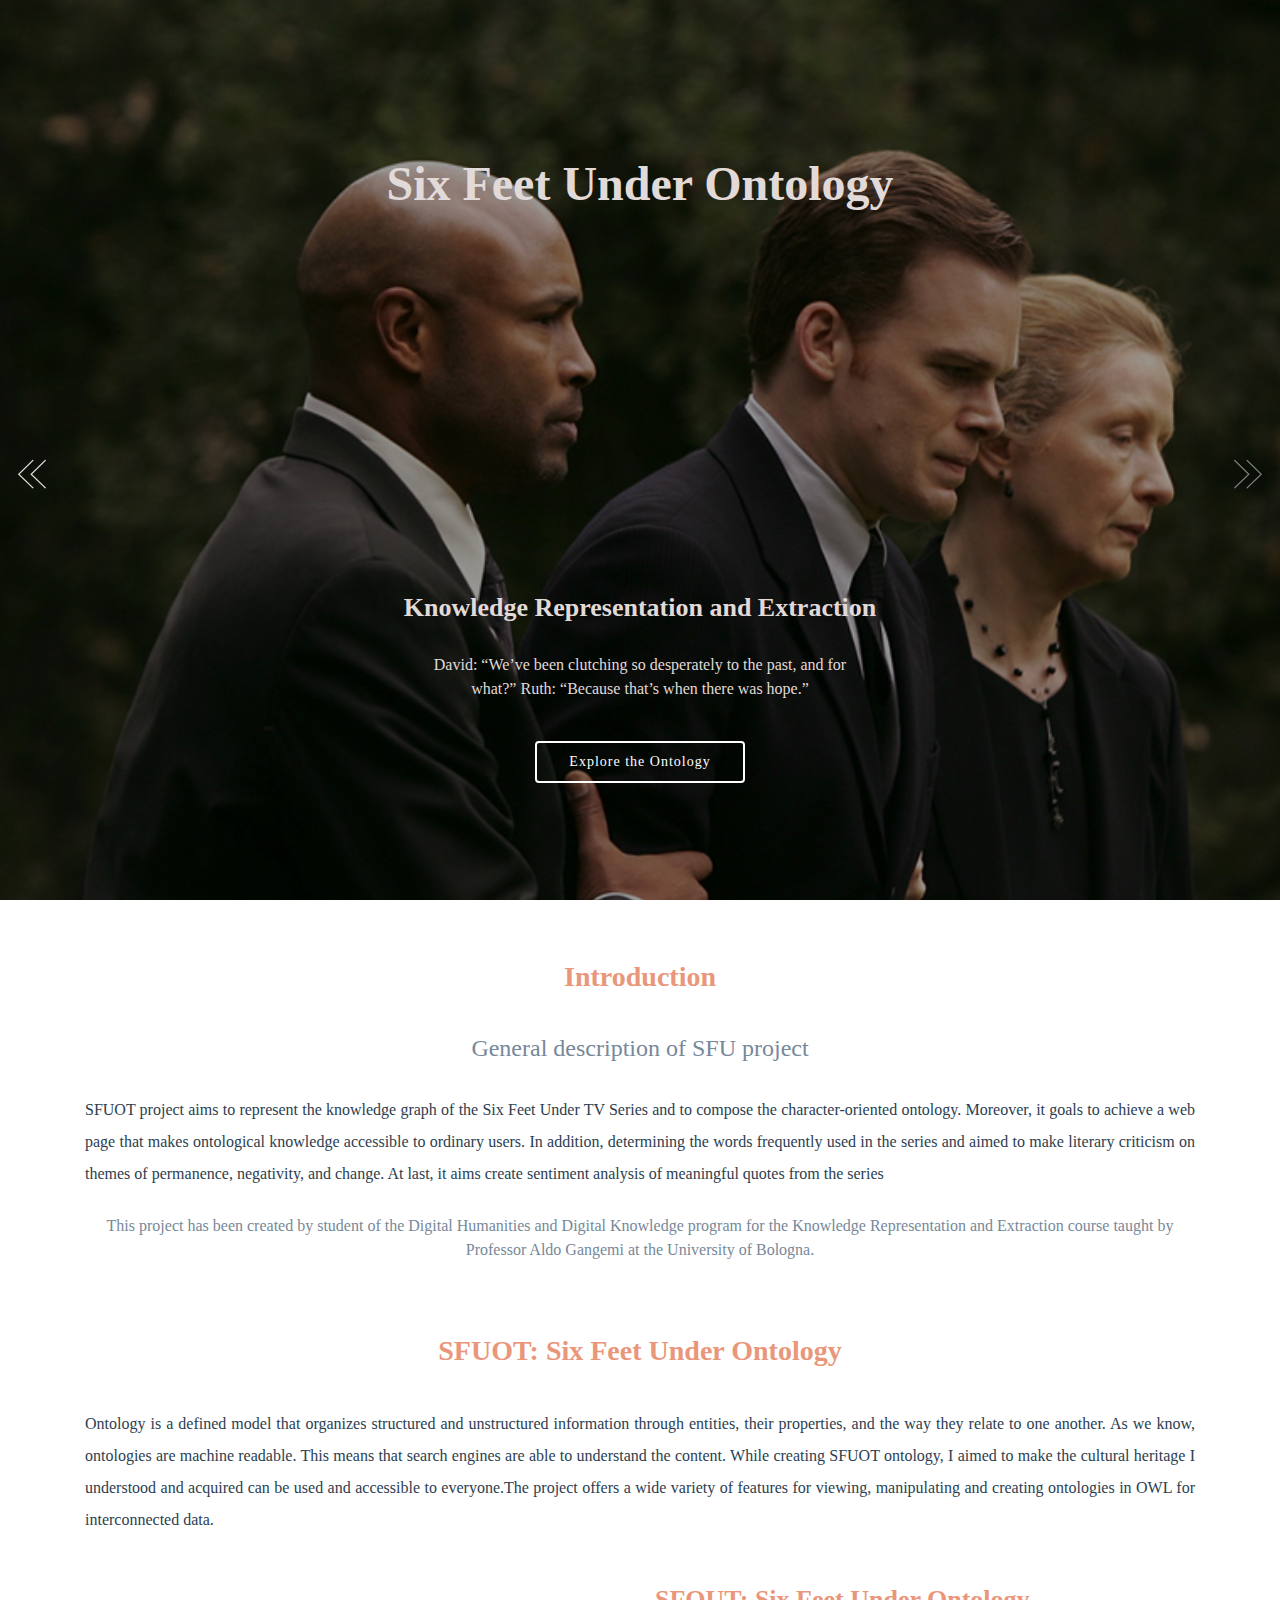
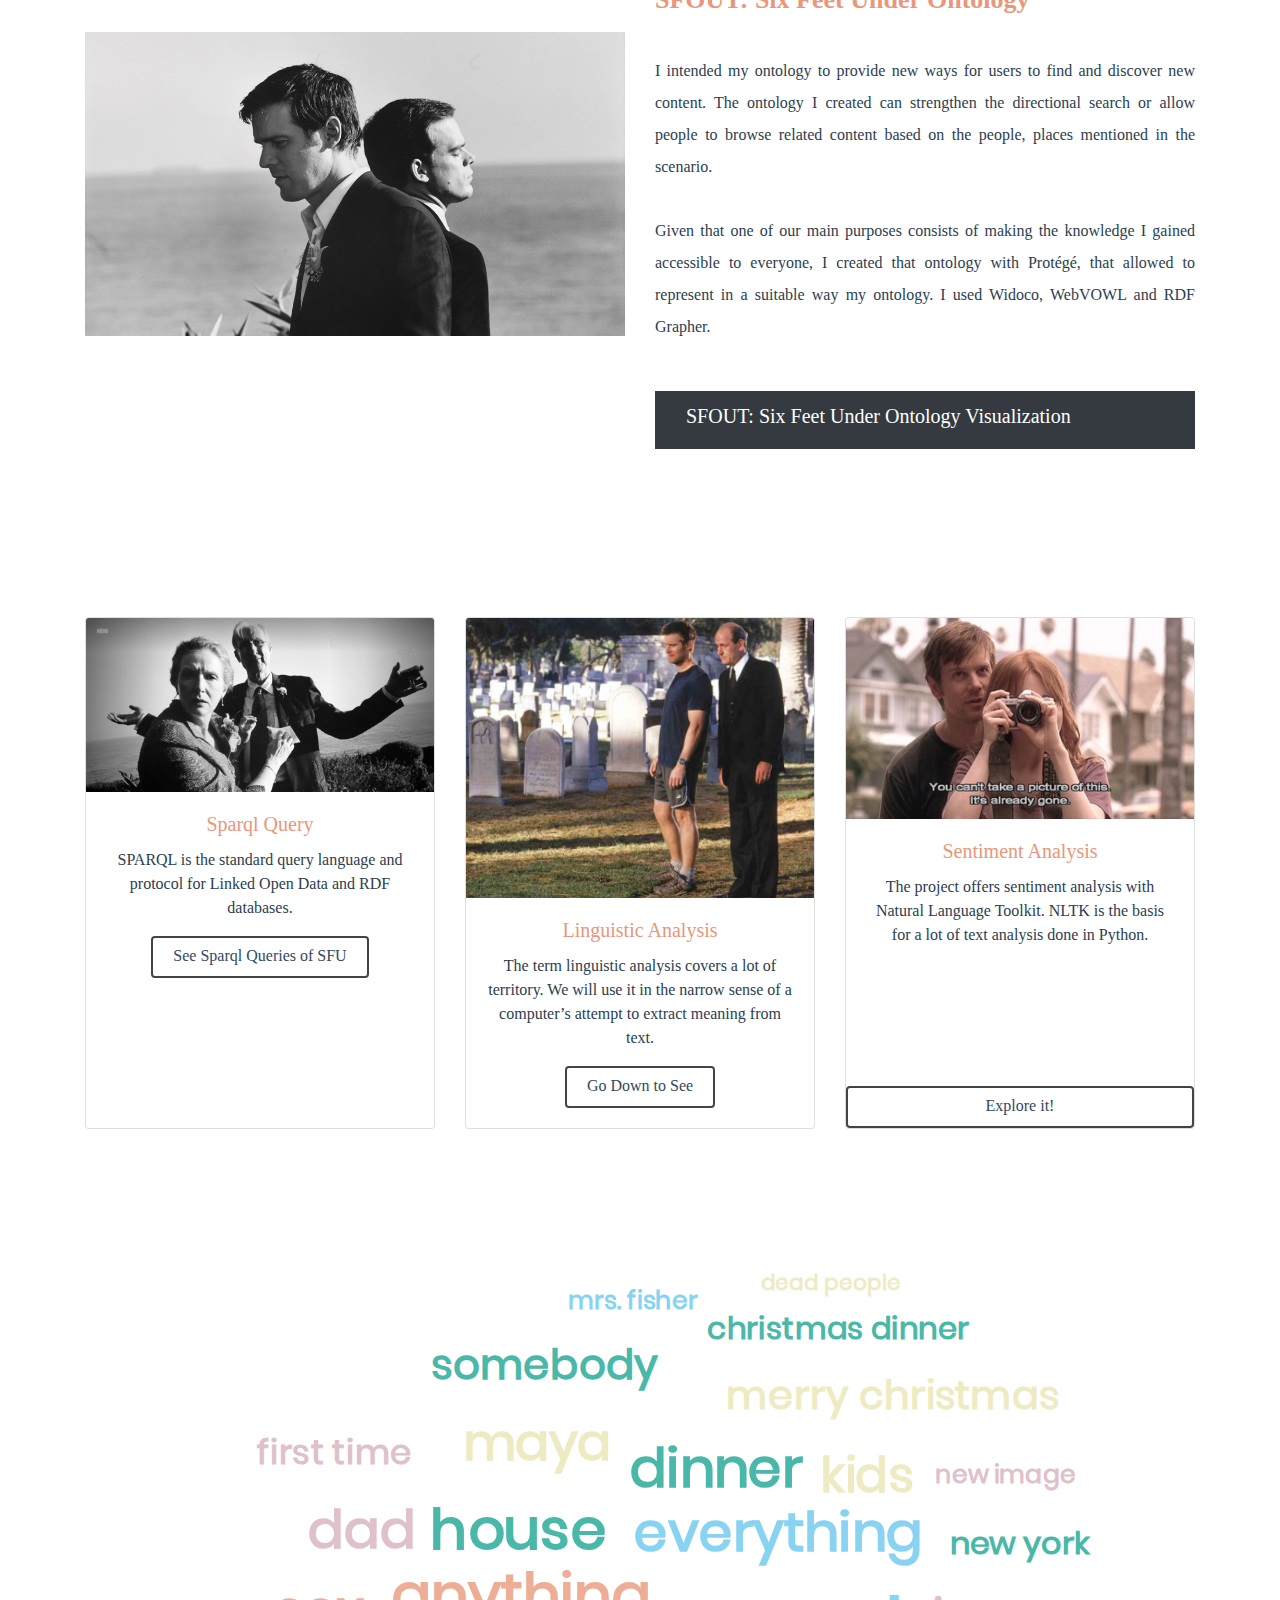
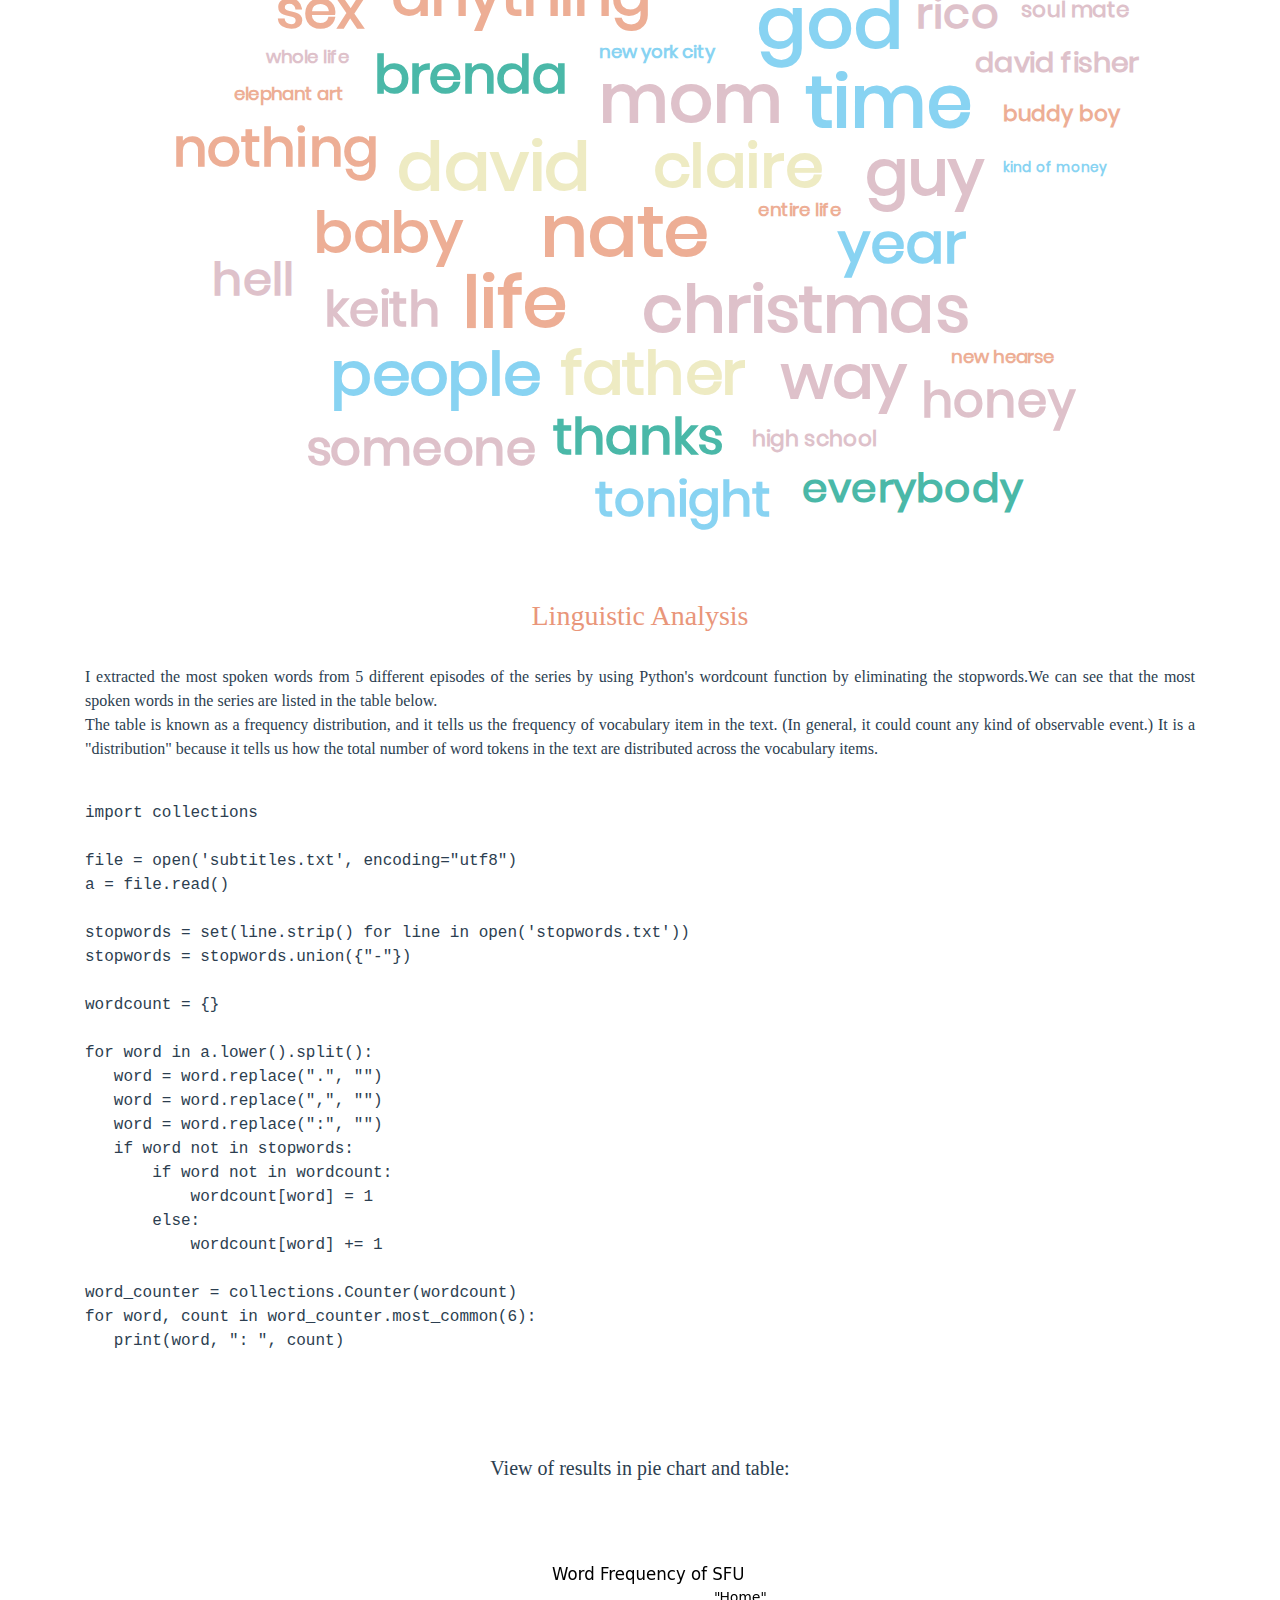
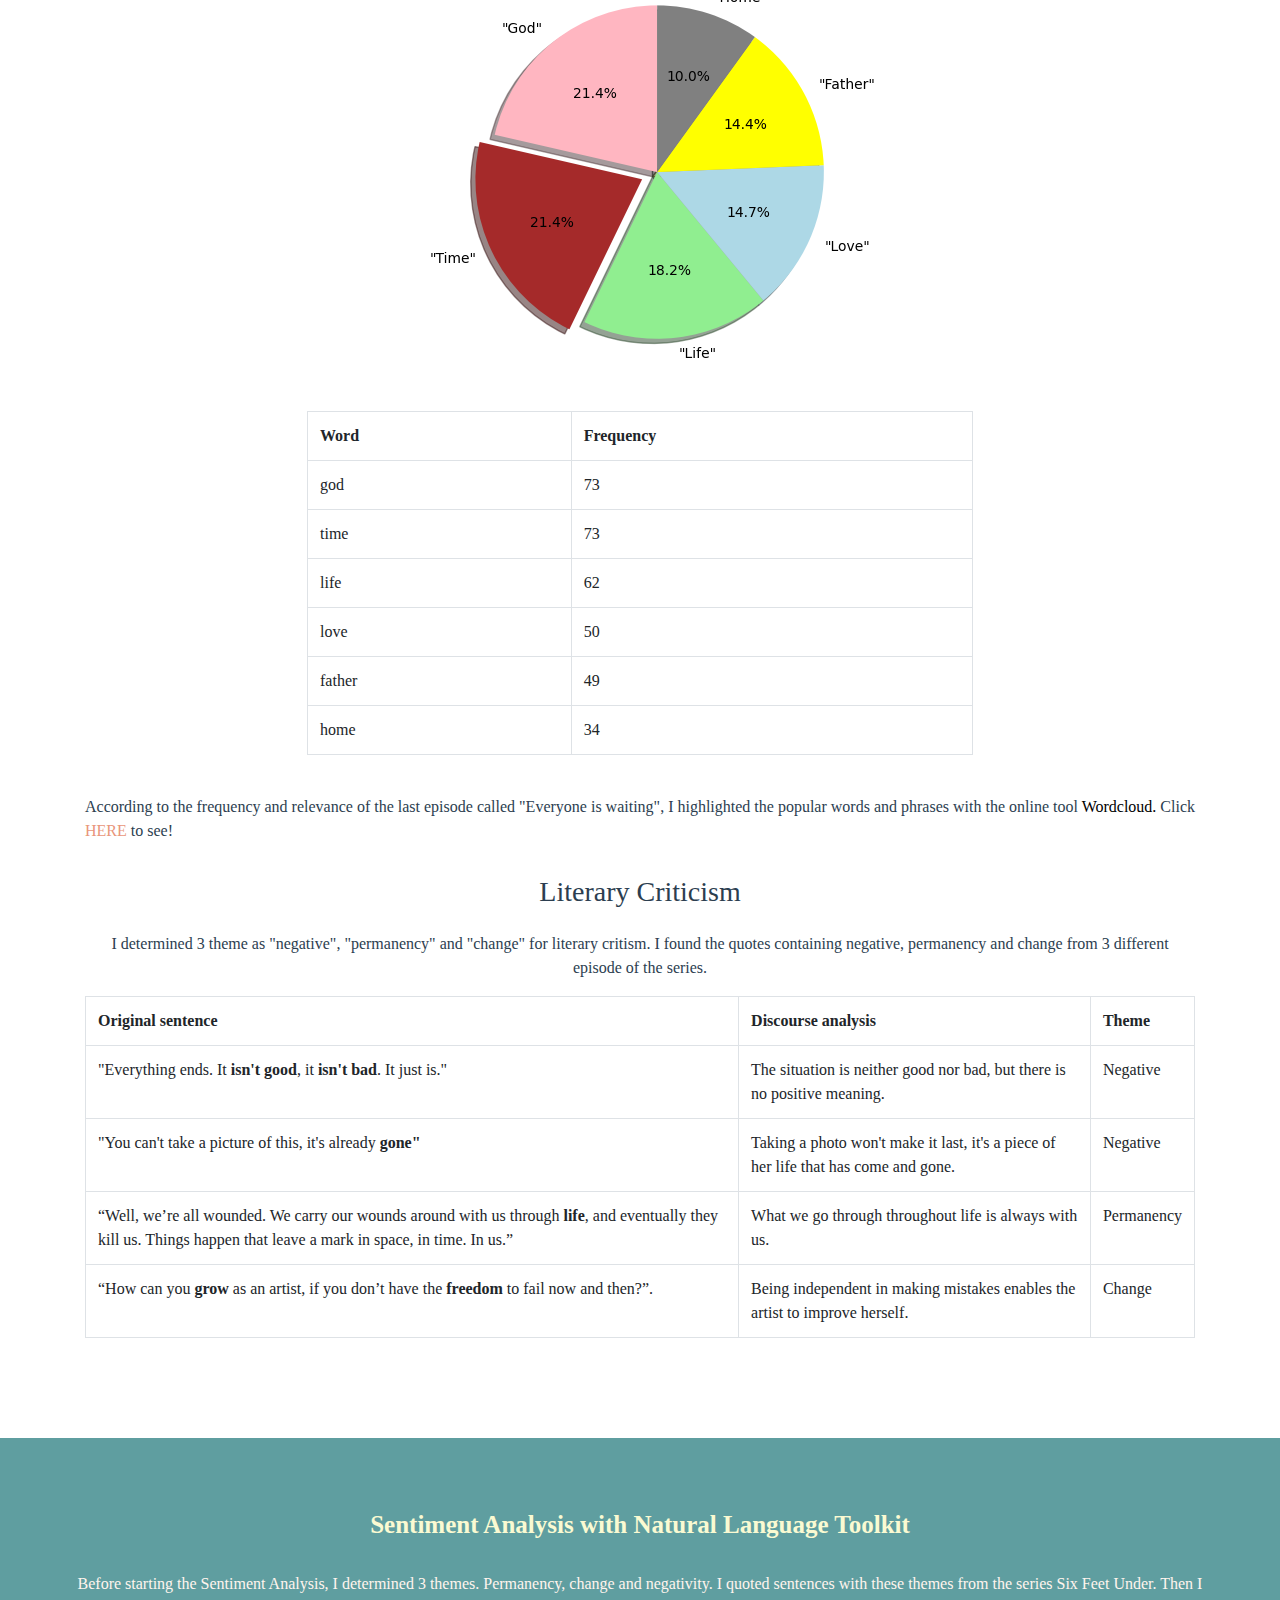
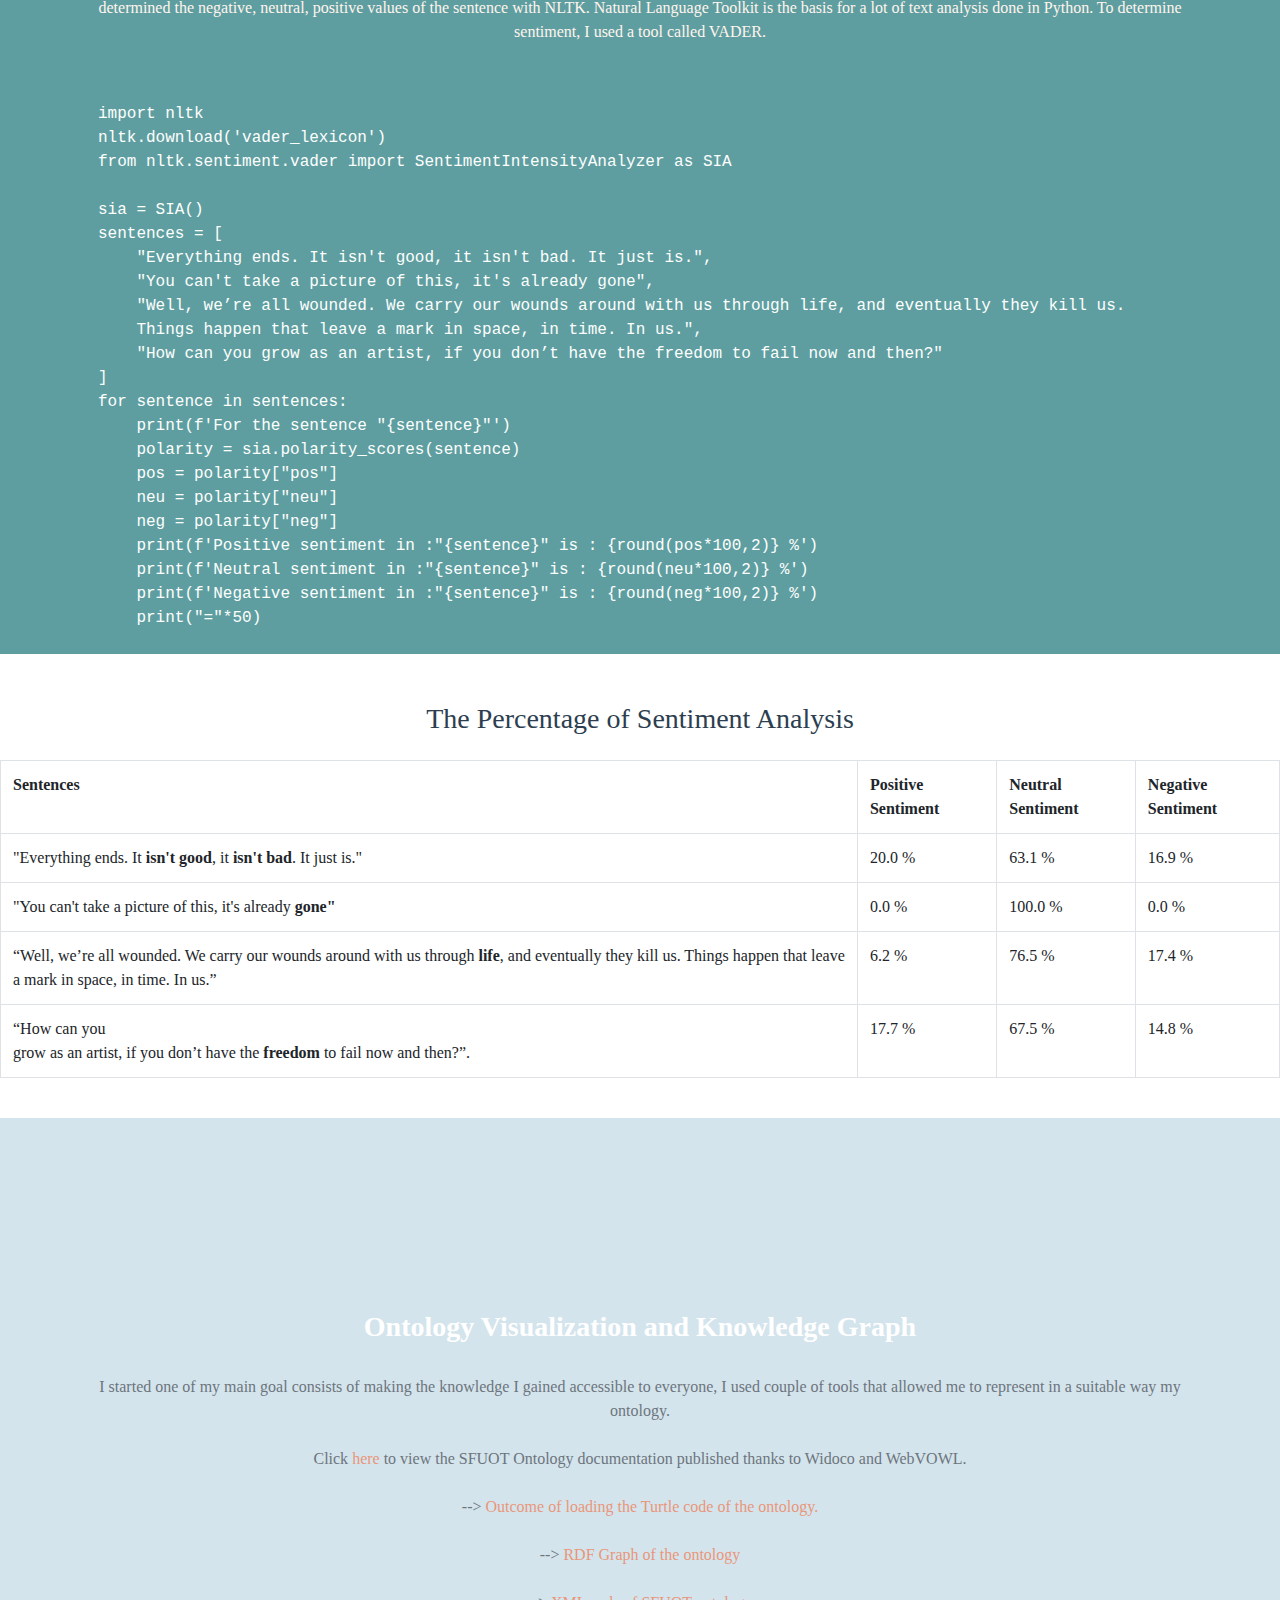
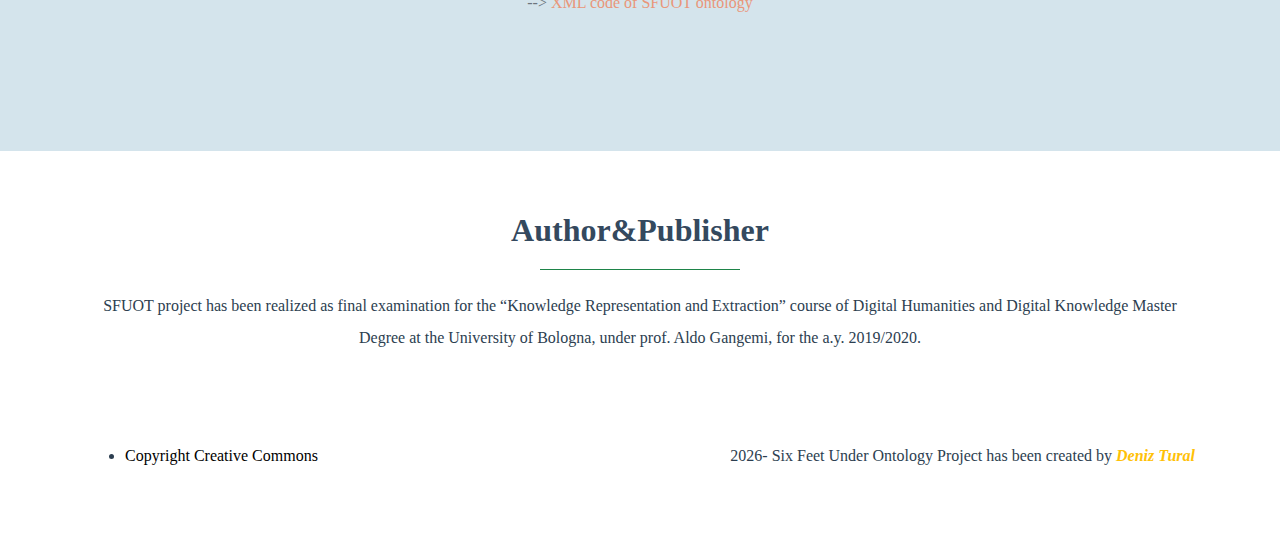
<file: index.html>
<!DOCTYPE html>
<html lang="en">

<head>
  <meta charset="utf-8">
  <meta content="width=device-width, initial-scale=1.0" name="viewport">

  <title>SFUOT: Six Feet Under Ontology</title>
  <meta content="" name="descriptison">
  <meta content="" name="keywords">

  <!-- Favicons -->
  <link href="assets/img/favicon.png" rel="icon">
  <link href="assets/img/apple-touch-icon.png" rel="apple-touch-icon">

  <!-- Google Fonts -->
  <link href="https://fonts.googleapis.com/css?family=Open+Sans:300,300i,400,400i,600,600i,700,700i|Raleway:300,300i,400,400i,500,500i,600,600i,700,700i|Poppins:300,300i,400,400i,500,500i,600,600i,700,700i" rel="stylesheet">

  <!-- Vendor CSS Files -->
  <link href="assets/vendor/bootstrap/css/bootstrap.min.css" rel="stylesheet">
  <link href="assets/vendor/icofont/icofont.min.css" rel="stylesheet">
  <link href="assets/vendor/boxicons/css/boxicons.min.css" rel="stylesheet">
  <link href="assets/vendor/animate.css/animate.min.css" rel="stylesheet">
  <link href="assets/vendor/owl.carousel/assets/owl.carousel.min.css" rel="stylesheet">
  <link href="assets/vendor/venobox/venobox.css" rel="stylesheet">

  <!-- Template Main CSS File -->
  <link href="assets/css/style.css" rel="stylesheet">

  <!-- =======================================================
  * Template Name: Alstar - v2.1.0
  * Template URL: https://bootstrapmade.com/alstar-free-parallax-bootstrap-template/
  * Author: BootstrapMade.com
  * License: https://bootstrapmade.com/license/
  ======================================================== -->
</head>

<body>

  <!-- ======= Header ======= -->
  <header id="header" class="fixed-top ">
    <div class="container d-flex">

      <div class="logo mr-auto">
        <h1 class="text-light"><a href="index.html"><span>SFUOT</span></a></h1>
        <!-- Uncomment below if you prefer to use an image logo -->
        <!-- <a href="index.html"><img src="assets/img/logo.png" alt="" class="img-fluid"></a>-->
      </div>

      <nav class="nav-menu d-none d-lg-block">
        <ul>
          <li class="active"><a href="index.html">Home</a></li>
          <li><a href="#about">Six Feet Under Ontology</a></li>
          <li><a href="#cards">Analysis</a></li>
          <li><a href="#cta">Ontology Visualization</a></li>
            </ul>
        </ul>
      </nav><!-- .nav-menu -->

    </div>
  </header><!-- End Header -->

  <!-- ======= Hero Section ======= -->
  <section id="hero">
    <div class="hero-container">
      <div id="heroCarousel" class="carousel slide carousel-fade" data-ride="carousel">

        <ol class="carousel-indicators" id="hero-carousel-indicators"></ol>

        <div class="carousel-inner" role="listbox">

          <!-- Slide 1 -->
          <div class="carousel-item active" style="background-image: url(assets/img/slide/slide-1.jpg);">
            <div class="carousel-container">
              <div class="carousel-content">
                <h2 class="animate__animated animate__fadeInDown">Six Feet Under <span>Ontology</span></h2>
		       <h3 class="animate__animated animate__fadeInDown">Knowledge Representation and Extraction</span></h3>
                <p class="animate__animated animate__fadeInUp"> David: “We’ve been clutching so desperately to the past, and for what?”
Ruth: “Because that’s when there was hope.”</p>
                <a href="#about" class="btn-get-started scrollto animate__animated animate__fadeInUp">Explore the Ontology</a>
              </div>
            </div>
          </div>

          <!-- Slide 2 -->
          <div class="carousel-item" style="background-image: url(assets/img/slide/slide-2.jpg);">
            <div class="carousel-container">
              <div class="carousel-content">
                <h2 class="animate__animated animate__fadeInDown">Six Feet Under Ontology</h2>
		      <h3 class="animate__animated animate__fadeInDown">Knowledge Representation and Extraction</span></h3>
                <p class="animate__animated animate__fadeInUp">Brenda: “No mistake, you guys are undertakers. You take every single feeling you have, put it in a box, and bury it.”</p>
                <a href="#about" class="btn-get-started scrollto animate__animated animate__fadeInUp">Explore the Ontology</a>
              </div>
            </div>
          </div>

          <!-- Slide 3 -->
          <div class="carousel-item" style="background-image: url(assets/img/slide/slide-3.jpg);">
            <div class="carousel-container">
              <div class="carousel-content">
                <h2 class="animate__animated animate__fadeInDown">Six Feet Under Ontology</h2>
		      <h3 class="animate__animated animate__fadeInDown">Knowledge Representation and Extraction</span></h3>
                <p class="animate__animated animate__fadeInUp">"Claire: "The world runs on logic? Come on. Open your eyes."</p>
                <a href="#about" class="btn-get-started scrollto animate__animated animate__fadeInUp">Explore the Ontology</a>
              </div>
            </div>
          </div>

        </div>

        <a class="carousel-control-prev" href="#heroCarousel" role="button" data-slide="prev">
          <span class="carousel-control-prev-icon icofont-thin-double-left" aria-hidden="true"></span>
          <span class="sr-only">Previous</span>
        </a>

        <a class="carousel-control-next" href="#heroCarousel" role="button" data-slide="next">
          <span class="carousel-control-next-icon icofont-thin-double-right" aria-hidden="true"></span>
          <span class="sr-only">Next</span>
        </a>

      </div>
    </div>
  </section><!-- End Hero -->

  <main id="main">

    <!-- ======= About Section ======= -->
    <section id="about" class="about">
      <div class="container">

        <div class="section-title">
		<h3><font color="DarkSalmon">Introduction</font></h3>
	  <h4><font color="LightSlateGray">General description of SFU project</font></h4><br>
          <div style="text-align:justify;"><p>SFUOT project aims to represent the knowledge graph of the Six Feet Under TV Series and to compose the character-oriented ontology. Moreover, it goals to achieve a web page that makes ontological knowledge accessible to ordinary users. In addition, determining the words frequently used in the series and aimed to make literary criticism on themes of permanence, negativity, and change. At last, it aims create sentiment analysis of meaningful quotes from the series</p>
        </div>
	<div style="text-align:center;"><br><font color="LightSlateGray">This project has been created by student of the Digital Humanities and Digital Knowledge program for the Knowledge Representation and Extraction course taught by Professor Aldo Gangemi at the University of Bologna.</div></font><br>          <br><br><div class="section-title">
	    <h3><font color="DarkSalmon">SFUOT: Six Feet Under Ontology</font></h3>
          <div style="text-align:justify;"><p>Ontology is a defined model that organizes structured and unstructured information through entities, their properties, and the way they relate to one another. As we know, ontologies are machine readable. This means that search engines are able to understand the content. While creating SFUOT ontology, I aimed to make the cultural heritage I understood and acquired can be used and accessible to everyone.The project offers a wide variety of features for viewing, manipulating and creating ontologies in OWL for interconnected data.</p>

        <div class="row">
          <div class="col-lg-6">
           <br><br><br><br> <img src="assets/img/about-img.jpg" class="img-fluid" alt=""><br>
          </div>
          <div class="col-lg-6 pt-4 pt-lg-0 content">
		  <br><br><h3><font color="DarkSalmon"> SFOUT: Six Feet Under Ontology</font></h3>
          <div style="text-align:justify;"><p>I intended my ontology to provide new ways for users to find and discover new content. The ontology I created can strengthen the directional search or allow people to browse related content based on the people, places mentioned in the scenario.<br><br> Given that one of our main purposes consists of making the knowledge I gained accessible to everyone, I created that ontology with Protégé, that allowed to represent in a suitable way my ontology. I used Widoco, WebVOWL and RDF Grapher.</p>
              <br><br><nav class="navbar navbar-expand-lg navbar-dark ftco_navbar bg-dark" id="ftco-navbar">
	    <div class="container">
	      <a class="navbar-brand" href="https://denizovski.github.io/SFU-ontology/myDocumentation/index-en.html"><h5> SFOUT: Six Feet Under Ontology Visualization</h5></a>
	      <button class="navbar-toggler" type="button" data-toggle="collapse" data-target="#ftco-nav" aria-controls="ftco-nav" aria-expanded="false" aria-label="Toggle navigation">
	        <span class="oi oi-menu"></span> Click
	      </button>
            </p>
          </div>
        </div>

      </div>
    </section><!-- End About Section -->

    <!-- ======= Cards Section ======= -->
    <section id="cards" class="cards">
      <div class="container">

       <br><br> <div class="row">
          <div class="col-lg-4 col-md-6 d-flex align-items-stretch mb-5 mb-lg-0">
            <div class="card">
              <img src="assets/img/card-1.jpg" class="card-img-top" alt="...">
              <div class="card-body">
		      <h5 class="card-title"><font color="DarkSalmon">Sparql Query</h5></font>
                 <p class="card-text">SPARQL is the standard query language and protocol for Linked Open Data and RDF databases. </p>
                <a href="https://denizovski.github.io/SFU-query/" class="btn">See Sparql Queries of SFU</a>
              </div>
            </div>
          </div>
          <div class="col-lg-4 col-md-6 d-flex align-items-stretch mb-5 mb-lg-0">
            <div class="card">
              <img src="assets/img/card-2.jpg" class="card-img-top" alt="...">
              <div class="card-body">
                <h5 class="card-title"><font color="DarkSalmon">Linguistic Analysis</h5></font>
                <p class="card-text">The term linguistic analysis covers a lot of territory. We will use it in the narrow sense of a computer’s attempt to extract meaning from text.</p>
                <a href="#new" class="btn" class="btn-get-started scrollto animate__animated animate__fadeInUp">Go Down to See</a>
              </div>
            </div>
          </div>
          <div class="col-lg-4 col-md-6 d-flex align-items-stretch mb-5 mb-lg-0">
            <div class="card">
              <img src="assets/img/card-3.jpg" class="card-img-top" alt="...">
              <div class="card-body">
                <h5 class="card-title"><font color="DarkSalmon">Sentiment Analysis</h5></font>
                <p>The project offers sentiment analysis with Natural Language Toolkit. NLTK is the basis for a lot of text analysis done in Python.</p></div>
		    <a href="#cta1" class="btn">Explore it!</a>
		</div>
            </div>
          </div>
        </div>

      </div>
    </section><!-- End Cards Section -->


    <!-- ======= Cta Section ======= -->
  <section id="new" class="new">
  <div class="container">
  <img src="assets/img/wordcloud.svg" class="card-img-top" width="60" height="950" alt="..." >
	  <div align="center"><h3><font color="DarkSalmon"> Linguistic Analysis </font> <h3> </div><br>
<div align="justify"><p> I extracted the most spoken words from 5 different episodes of the series by using Python's wordcount function by eliminating the stopwords.We can see that the most spoken words in the series are listed in the table below.<br>The table is known as a frequency distribution, and it tells us the frequency of  vocabulary item in the text. (In general, it could count any kind of observable event.) It is a "distribution" because it tells us how the total number of word tokens in the text are distributed across the vocabulary items.
<xmp>
import collections

file = open('subtitles.txt', encoding="utf8")
a = file.read()

stopwords = set(line.strip() for line in open('stopwords.txt'))
stopwords = stopwords.union({"-"})

wordcount = {}

for word in a.lower().split():
   word = word.replace(".", "")
   word = word.replace(",", "")
   word = word.replace(":", "")
   if word not in stopwords:
       if word not in wordcount:
           wordcount[word] = 1
       else:
           wordcount[word] += 1

word_counter = collections.Counter(wordcount)
for word, count in word_counter.most_common(6):
   print(word, ": ", count)
	</xmp>
<div align="center"><p class="lead mb-5" align="center"><br><br>View of results in pie chart and table:</p>
	<img src="assets/img/words.png" style="max-width:60%">

<table class="table table-bordered"style="max-width:60%">
        <caption><i><center><center></i></caption>
        <tr>
          <th>Word</th>
          <th>Frequency</th>
        </tr>
        <tr>
          
          <td>god</td>
          <td>73</td>
        </tr>
        <tr>
          <td>time</td>
          <td>73</td>
        </tr>
        <tr>
          <td>life</td>
          <td>62</td>
          
        </tr>
        <tr>
          <td>love</td>
          <td>50</td>
        </tr>
        <tr>
          <td>father</td>
          <td>49</td>
        </tr>
         <tr>
          <td>home</td>
          <td>34</td>
        </tr>
        </table>

    <table class="table table-bordered">
	    
          </div>
		<div align="center"><h3> <h3> </div>
<div align="justify"><p>According to the frequency and relevance of the last episode called "Everyone is waiting", I highlighted the popular words and phrases with the online tool <a href="https://monkeylearn.com/word-cloud/">Wordcloud.</a> Click <a href="https://denizovski.github.io/SFU-ontology/myDocumentation/wordcloud.html"><font color="DarkSalmon">HERE</font></a> to see!</p></div> </p>
      	     <table class="table table-bordered">
     <h3 class="mb-0"><center>Literary Criticism</center></h3><br>
	<p style="justify"> I determined 3 theme as "negative", "permanency" and "change" for literary critism. I found the quotes containing negative, permanency and change from 3 different episode of the series.</p>
        <caption><i><center><b></b></center></i></caption>
        <tr>
          <th>Original sentence</th>
          <th>Discourse analysis</th>
          <th>Theme</th>
        </tr>
        <tr>
          
          <td>"Everything ends. It <b>isn't good</b>, it <b>isn't bad</b>. It just is." </td>
          <td>The situation is neither good nor bad, but there is no positive meaning.</td>
          <td>Negative</td>
        </tr>
        <tr>
          <td>"You can't take a picture of this, it's already <b>gone"</b></td>
          <td>Taking a photo won't make it last, it's a piece of her life that has come and gone.</td>
          <td>Negative</td>
        </tr>
        <tr>
          <td>“Well, we’re all wounded. We carry our wounds around with us through <b>life</b>, and eventually they kill us. Things happen that leave a mark in space, in time. In us.”</td>
          <td>What we go through throughout life is always with us.</td>
          <td>Permanency</td>
        </tr>
        <tr>
          <td>“How can you <b>grow</b> as an artist, if you don’t have the <b>freedom</b> to fail now and then?”.</td>
          <td>Being independent in making mistakes enables the artist to improve herself.</td>
          <td>Change</td>
        </tr>
        </table>
		</div></section>
	

      <section id="cta1" class="cta1">
      <div class="container">
	<div class="text-center">
           </div>
    <br><br><br>
             <h3 style="text-align:center;" id="ontologyvisualization">Sentiment Analysis with Natural Language Toolkit</h3>
             <br>
      <div class="row text-center">
          <p> Before starting the Sentiment Analysis, I determined 3 themes. Permanency, change and negativity. I quoted sentences with these themes from the series Six Feet Under. Then I determined the negative, neutral, positive values of the sentence with NLTK. Natural Language Toolkit is the basis for a lot of text analysis done in Python. To determine sentiment, I used a tool called VADER.</p>
          <xmp align="justify">
import nltk
nltk.download('vader_lexicon')
from nltk.sentiment.vader import SentimentIntensityAnalyzer as SIA

sia = SIA()
sentences = [
    "Everything ends. It isn't good, it isn't bad. It just is.",
    "You can't take a picture of this, it's already gone",
    "Well, we’re all wounded. We carry our wounds around with us through life, and eventually they kill us.
    Things happen that leave a mark in space, in time. In us.",
    "How can you grow as an artist, if you don’t have the freedom to fail now and then?"
]
for sentence in sentences:
    print(f'For the sentence "{sentence}"')
    polarity = sia.polarity_scores(sentence)
    pos = polarity["pos"]
    neu = polarity["neu"]
    neg = polarity["neg"]
    print(f'Positive sentiment in :"{sentence}" is : {round(pos*100,2)} %')
    print(f'Neutral sentiment in :"{sentence}" is : {round(neu*100,2)} %')
    print(f'Negative sentiment in :"{sentence}" is : {round(neg*100,2)} %')
    print("="*50)
</xmp>
</font>
    </div>
         </div>
      </div></section><br><br>
    
     <table class="table table-bordered">
     <h3 class="mb-0"><center>The Percentage of Sentiment Analysis</center></h3><br>
        <caption><i><center><b></b></center></i></caption>
        <tr>
          <th>Sentences</th>
          <th>Positive Sentiment</th>
          <th>Neutral Sentiment</th>
          <th>Negative Sentiment</th>
        </tr>
        <tr>
          
          <td>"Everything ends. It <b>isn't good</b>, it <b>isn't bad</b>. It just is." </td>
          <td>20.0 %</td>
          <td>63.1 %</td>
          <td>16.9 %</td>
        </tr>
        <tr>
          <td>"You can't take a picture of this, it's already <b>gone"</b></td>
          <td>0.0 %</td>
         <td>100.0 %</td>
          <td>0.0 %</td>
        </tr>
        <tr>
          <td>“Well, we’re all wounded. We carry our wounds around with us through <b>life</b>, and eventually they kill us. Things happen that leave a mark in space, in time. In us.”</td>
          <td>6.2 %</td>
          <td>76.5 %</td>
          <td>17.4 %</td>
        </tr>
        <tr>
          <td>“How can you <br>grow</b> as an artist, if you don’t have the <b>freedom</b> to fail now and then?”.</td>
          <td>17.7 %</td>
          <td>67.5 %</td>
          <td>14.8 %</td>
        </tr>
      
        </table>

      </div>
    </section><!-- End Cta Section -->
      

      <section id="cta" class="cta">
      <div class="container">

        <div class="text-center">
           </div>
    <br><br><br>
             <h3 style="text-align:center;" id="ontologyvisualization">Ontology Visualization and Knowledge Graph</h3>
             <br>
      <div class="row text-center">
          <p class="text-muted"> I started one of my main goal consists of making the knowledge I gained accessible to everyone, I used couple of tools that allowed me to represent in a suitable way my ontology.
            <br><br>
          Click <a href="https://denizovski.github.io/SFU-ontology/myDocumentation/index-en.html"><font color="DarkSalmon">here</font></a> to view the SFUOT Ontology documentation published thanks to Widoco and WebVOWL.
          <br><br>
          --> <a href="https://docs.google.com/document/d/1UufldLEwprcNKvjdecv0yIYQXVFqE_VWbXhtSKLFFGM/edit?usp=sharing"><font color="DarkSalmon">Outcome of loading the Turtle code of the ontology.</font></a>
	  <br><br>
	  --> <a href="https://drive.google.com/file/d/1HKNv4oblwpAL9WNZH7C0y9cPCcHgvhE_/view?usp=sharing"><font color="DarkSalmon">RDF Graph of the ontology</font></a>
	  <br><br>
	  --> <a href="https://denizovski.github.io/SFU-ontology/myDocumentation/ontology.xml"><font color="DarkSalmon">XML code of SFUOT ontology</font></a></p>
    </div>

      </div>
    </section><!-- End Cta Section -->

    <!-- ======= Team Section ======= -->
    <section id="team" class="team">
      <div class="container">

        <div class="section-title">
          <h2>Author&Publisher</h2>
          <p>SFUOT project has been realized as final examination for the “Knowledge Representation and Extraction” course of Digital Humanities and Digital Knowledge Master Degree at the University of Bologna, under prof. Aldo Gangemi, for the a.y. 2019/2020.</p>
        </div>
      </div>
    </section><!-- End Team Section -->


  </main><!-- End #main -->

  <!-- ======= Footer ======= -->
  <footer class="footer footer-default">
    <div class="container">
      <nav class="float-left">
        <ul>
          <li>
            <a href="https://creativecommons.org/licenses/by-sa/4.0/"> Copyright Creative Commons
            </a>
          </li>
        </ul>
      </nav>
      <div class="copyright float-right">
        <script>
          document.write(new Date().getFullYear())
        </script>- Six Feet Under Ontology Project has been created by <em><strong><a href="mailto:deniz.tural@studio.unibo.it" class="text-warning">Deniz Tural</a></strong></em>
      </div>
    </div>
  </footer>
	      <!-- End Footer -->

  <a href="#" class="back-to-top"><i class="icofont-simple-up"></i></a>

  <!-- Vendor JS Files -->
  <script src="assets/vendor/jquery/jquery.min.js"></script>
  <script src="assets/vendor/bootstrap/js/bootstrap.bundle.min.js"></script>
  <script src="assets/vendor/jquery.easing/jquery.easing.min.js"></script>
  <script src="assets/vendor/php-email-form/validate.js"></script>
  <script src="assets/vendor/owl.carousel/owl.carousel.min.js"></script>
  <script src="assets/vendor/isotope-layout/isotope.pkgd.min.js"></script>
  <script src="assets/vendor/venobox/venobox.min.js"></script>

  <!-- Template Main JS File -->
  <script src="assets/js/main.js"></script>

</body>

</html>
</file>
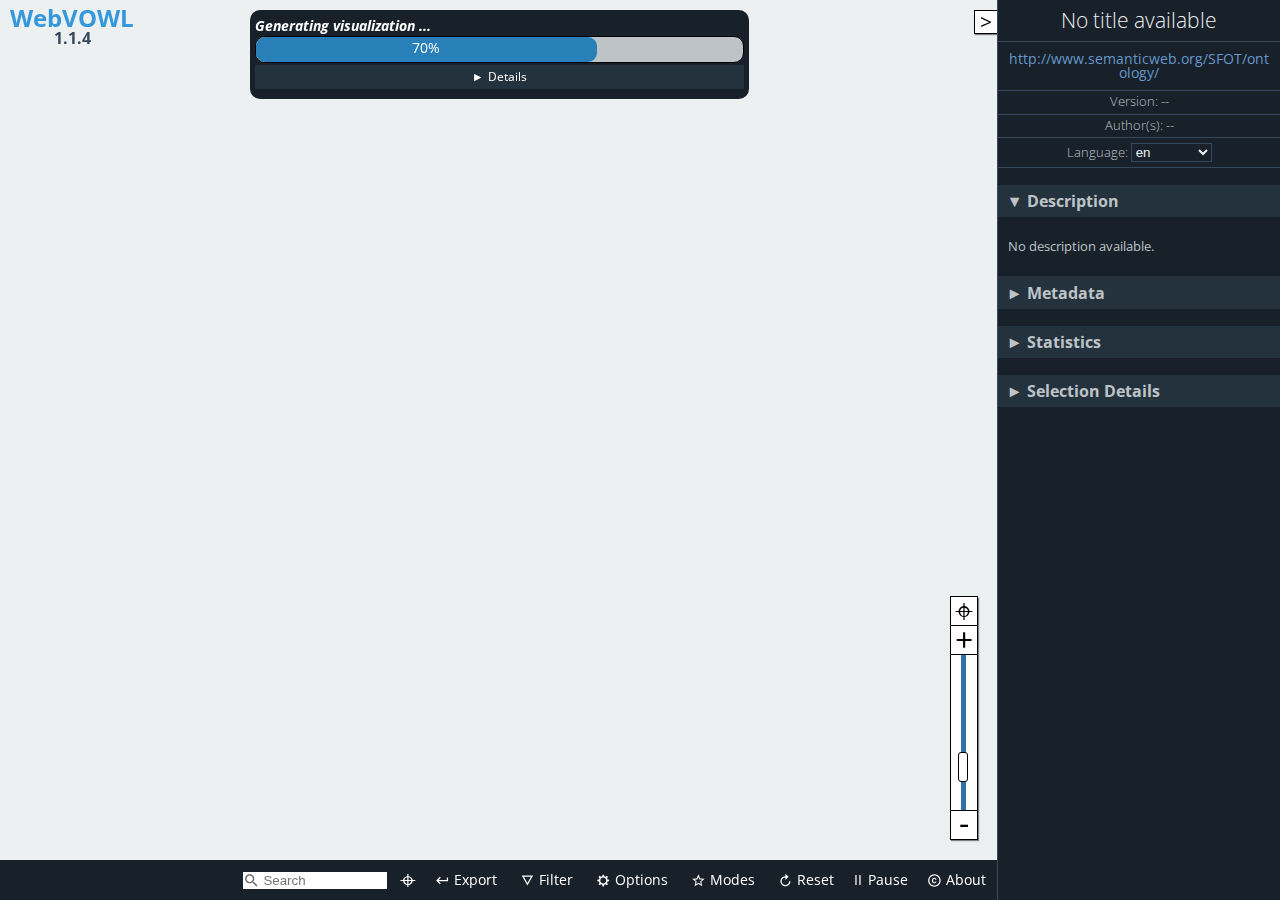
<file: doc/webvowl/index.html>
<!DOCTYPE html>
<html lang="en-us">

<head>
    <meta charset="utf-8" />
    <meta name="author" content="Vincent Link, Steffen Lohmann, Eduard Marbach, Stefan Negru, Vitalis Wiens" />
    <meta name="keywords" content="webvowl, vowl, visual notation, web ontology language, owl, rdf, ontology visualization, ontologies, semantic web" />
    <meta name="description" content="WebVOWL - Web-based Visualization of Ontologies" />
    <meta name="robots" content="noindex,nofollow" />
    <meta name="viewport" content="width=device-width, initial-scale=1.0, maximum-scale=1.0, user-scalable=no, ">
    <meta name="apple-mobile-web-app-capable" content="yes">
    <link rel="stylesheet" type="text/css" href="css/webvowl.css" />
    <link rel="stylesheet" type="text/css" href="css/webvowl.app.css" />
    <link rel="icon" href="favicon.ico" type="image/x-icon" />
    <title>WebVOWL</title>
</head>

<body>
    <main>
        <section id="canvasArea">
            <div id="browserCheck" class="hidden">
                WebVOWL does not work properly in Internet Explorer and Microsoft Edge.
                Please use another browser, such as
                <a href="http://www.mozilla.org/firefox/">Mozilla Firefox</a>
                or
                <a href="https://www.google.com/chrome/">Google Chrome</a>,
                to run WebVOWL.
                <label id="killWarning">Hide warning</label>
            </div>

            <div id="logo" class="noselect">
                <h2>WebVOWL
                    <br> <span>1.1.4</span>
                </h2>
            </div>


            <div id="loading-info" class="hidden">
                <div id="loading-progress" style="border-radius: 10px;">
                    <div class="hidden">Loading ontology... </div>
                    <div id="layoutLoadingProgressBarContainer" style="padding-bottom: 0;	white-space: nowrap;	overflow: hidden;	text-overflow: ellipsis;">
                        <h4 id="currentLoadingStep" style="margin: 0;font-style: italic; padding-bottom:0 ;	white-space: nowrap;	overflow: hidden;	text-overflow: ellipsis;">Layout optimization</h4>
                        <div id="progressBarContext">
                            <div id="progressBarValue" class="busyProgressBar"></div>
                        </div>
                    </div>
                    <div id="loadingInfo_msgBox" style="padding-bottom: 0;padding-top:0">
                        <div id="show-loadingInfo-button" class="accordion-trigger noselect">Details </div>
                        <div id="loadingInfo-container">
                            <ul id="bulletPoint_container"></ul>
                        </div>
                    </div>
                    <div>
                        <span id="loadingIndicator_closeButton" class="">Close Warning</span>
                    </div>
                </div>
            </div>
            <div id="additionalInformationContainer">
                <div id="reloadCachedOntology" class="hidden" title="">

                    <svg viewBox="38 -12.5 18 18" class="reloadCachedOntologyIcon btn_shadowed" id="reloadSvgIcon">
                        <g>
                            <text id="svgStringText" dx="5px" dy="-1px" style="font-size:9px;">Reload ontology</text>
                            <path style="fill : #444; stroke-width:0;" d="m 42.277542,5.1367119 c -5.405,0 -10.444,1.577 -14.699,4.282 l -5.75,-5.75 0,16.1100001 16.11,0 -6.395,-6.395 c 3.18,-1.787 6.834,-2.82 10.734,-2.82 12.171,0 22.073,9.902 22.073,22.074 0,2.899 -0.577,5.664 -1.599,8.202 l 4.738,2.762 c 1.47,-3.363 2.288,-7.068 2.288,-10.964 0,-15.164 -12.337,-27.5010001 -27.5,-27.5010001 m 11.5,46.7460001 c -3.179,1.786 -6.826,2.827 -10.726,2.827 -12.171,0 -22.073,-9.902 -22.073,-22.073 0,-2.739 0.524,-5.35 1.439,-7.771 l -4.731,-2.851 c -1.375,3.271 -2.136,6.858 -2.136,10.622 0,15.164 12.336,27.5 27.5,27.5 5.406,0 10.434,-1.584 14.691,-4.289 l 5.758,5.759 0,-16.112 -16.111,0 6.389,6.388 z" transform="matrix(0.20,0,0,0.20,75,-10)">
                            </path>
                        </g>
                    </svg>
                    <span id="reloadCachedOntologyString" class="noselect" style="font-style: italic;font-size: 10px">Loaded cached ontology</span>
                </div>

                <div id="FPS_Statistics" class="hidden debugOption">FPS: 0<br>Nodes: 0<br>Links: 0</div>
                <span class="hidden debugOption" id="modeOfOperationString">mode of operation</span>
            </div>
            <div id="graph"></div>
            <div class="noselect">
                <span id="leftSideBarCollapseButton" class="btn_shadowed hidden"> > </span>
            </div>
            <div class="noselect"><span id="sidebarExpandButton" class="btn_shadowed"> > </span></div>

            <div id="containerForLeftSideBar">
                <div id="leftSideBar">
                    <div id="leftSideBarContent" class="hidden">
                        <h2 id="leftHeader">Default Element</h2>
                        <h3 class=" selectedDefaultElement accordion-trigger noselect accordion-trigger-active" id="defaultClass" title="owl:Class">Class: owl:Class
                        </h3>
                        <div id="classContainer" class="accordion-container ">
                        </div>
                        <h3 class="selectedDefaultElement accordion-trigger noselect accordion-trigger-active" title="owl:objectProperty" id="defaultProperty">Property: owl:objectProperty
                        </h3>
                        <div id="propertyContainer" class="accordion-container ">
                        </div>
                        <h3 class="selectedDefaultElement accordion-trigger noselect accordion-trigger-active" title="rdfs:Literal" id="defaultDatatype">Datatype: rdfs:Literal
                        </h3>
                        <div id="datatypeContainer" class="accordion-container ">
                        </div>
                    </div>
                </div>
            </div>
            <div id="menuContainer">
                <!--Ontology Menu-->
                <ul id="m_select" class="toolTipMenu noselect">
                    <li><a href="#foaf" id="foaf">Friend of a Friend (FOAF) vocabulary</a></li>
                    <li><a href="#goodrelations" id="goodrelations">GoodRelations Vocabulary for E-Commerce</a></li>
                    <li><a href="#muto" id="muto">Modular and Unified Tagging Ontology (MUTO)</a></li>
                    <li><a href="#ontovibe" id="ontovibe">Ontology Visualization Benchmark (OntoViBe)</a></li>
                    <li><a href="#personasonto" id="personasonto">Personas Ontology (PersonasOnto)</a></li>
                    <li><a href="#sioc" id="sioc">SIOC (Semantically-Interlinked Online Communities) Core Ontology</a></li>


                    <li class="option" id="converter-option">
                        <form class="converter-form" id="iri-converter-form">
                            <label for="iri-converter-input">Custom Ontology:</label>

                            <input type="text" id="iri-converter-input" placeholder="Enter ontology IRI">
                            <button type="submit" id="iri-converter-button" disabled>Visualize</button>
                        </form>
                        <div class="converter-form">
                            <input class="hidden" type="file" id="file-converter-input" autocomplete="off">
                            <label class="truncate" id="file-converter-label" for="file-converter-input">Select ontology file</label>
                            <button type="submit" id="file-converter-button" disabled>
                                Upload
                            </button>

                        </div>
                        <div id="emptyContainer">
                            <a href="#opts=editorMode=true;#new_ontology1" id="empty" style="pointer-events:none; padding-left:0">Create new ontology</a>
                        </div>
                        <div>
                            <!--<button class="debugOption" type="submit" id="direct-text-input">-->
                            <!--Direct input-->
                            <!--</button>-->
                        </div>
                    </li>

                </ul>
                <!--Export Menu-->
                <ul id="m_export" class="toolTipMenu noselect">
                    <li><a href="#" download id="exportJson">Export as JSON</a></li>
                    <li><a href="#" download id="exportSvg">Export as SVG</a></li>
                    <li><a href="#" download id="exportTex">Export as TeX <label style="font-size: 10px">(alpha)</label></a></li>
                    <li><a href="#" download id="exportTurtle">Export as TTL <label style="font-size: 10px">(alpha)</label></a></li>

                    <li class="option" id="emptyLiHover">
                        <div>
                            <form class="converter-form" id="url-copy-form">
                                <label for="exportedUrl">Export as URL:</label>
                                <input type="text" id="exportedUrl" placeholder="#">
                                <button id="copyBt" title="Copy to clipboard">Copy</button>
                            </form>
                        </div>
                    </li>
                </ul>
                <!--Filter Menu-->
                <ul id="m_filter" class="toolTipMenu noselect">
                    <li class="toggleOption" id="datatypeFilteringOption"></li>
                    <li class="toggleOption" id="objectPropertyFilteringOption"></li>
                    <li class="toggleOption" id="subclassFilteringOption"></li>
                    <li class="toggleOption" id="disjointFilteringOption"></li>
                    <li class="toggleOption" id="setOperatorFilteringOption"></li>
                    <li class="slideOption" id="nodeDegreeFilteringOption"></li>
                </ul>
                <!--Options Menu -->
                <ul id="m_config" class="toolTipMenu noselect">
                    <li class="toggleOption" id="zoomSliderOption"></li>

                    <li class="slideOption" id="classSliderOption"></li>
                    <li class="slideOption" id="datatypeSliderOption"></li>
                    <li class="toggleOption" id="dynamicLabelWidth"></li>
                    <li class="slideOption" id="maxLabelWidthSliderOption"></li>
                    <li class="toggleOption" id="nodeScalingOption"></li>
                    <li class="toggleOption" id="compactNotationOption"></li>
                    <li class="toggleOption" id="colorExternalsOption"></li>
                </ul>
                <!--Modes Menu -->
                <ul id="m_modes" class="toolTipMenu noselect">
                    <li class="toggleOption" id="editMode"></li>
                    <li class="toggleOption" id="pickAndPinOption"></li>
                </ul>

                <!--Debug Menu -->
                <ul id="m_debug" class="toolTipMenu noselect">
                    <li class=" toggleOption" id="useAccuracyHelper"></li>
                    <li class=" toggleOption" id="showDraggerObject"></li>
                    <li class=" toggleOption" id="showFPS_Statistics"></li>
                    <li class=" toggleOption" id="showModeOfOperation"></li>
                </ul>


                <!--About Menu-->
                <ul id="m_about" class="toolTipMenu">
                    <li><a href="license.txt" target="_blank">MIT License &copy; 2014-2019</a></li>
                    <li id="credits" class="option">WebVOWL Developers:<br />
                        Vincent Link, Steffen Lohmann, Eduard Marbach, Stefan Negru, Vitalis Wiens
                    </li>
                    <li id="credits" class="option">Widoco integration:<br /> Daniel Garijo, Jacobus Geluk
                    </li>

                    <li><a href="http://vowl.visualdataweb.org/webvowl.html#releases" target="_blank">Version: 1.1.4<br />(release history)</a></li>

                    <li><a href="http://purl.org/vowl/" target="_blank">VOWL Specification &raquo;</a></li>
                </ul>
                <ul id="m_search" class="toolTipMenu"></ul>
            </div>
            <div class="noselect" id="swipeBarContainer">
                <ul id="menuElementContainer">
                    <li id="c_search" class="inner-addon left-addon">
                        <i class="searchIcon">
                            <svg viewBox="0 0 24 24" height="100%" width="100%" style="pointer-events: none; display: block;">
                                <g>
                                    <path id="magnifyingGlass" style="fill : #666; stroke-width:0;" d="M15.5 14h-.79l-.28-.27C15.41 12.59 16 11.11 16 9.5 16 5.91 13.09 3 9.5 3S3 5.91 3 9.5 5.91 16 9.5 16c1.61 0 3.09-.59 4.23-1.57l.27.28v.79l5 4.99L20.49 19l-4.99-5zm-6 0C7.01 14 5 11.99 5 9.5S7.01 5 9.5 5 14 7.01 14 9.5 11.99 14 9.5 14z">
                                    </path>
                                </g>
                            </svg>
                        </i>
                        <input class="searchInputText" type="text" id="search-input-text" placeholder="Search">
                    </li>
                    <li id="c_locate">
                        <a style="padding: 0 8px 5px 8px;" draggable="false" title="Nothing to locate, enter search term." href="#" id="locateSearchResult">&#8982;
                        </a>
                    </li>
                    <!--
                    <li id="c_select">
                        <a draggable="false" href="#">
                            <i>
                                <svg viewBox="0 0 24 24" class="menuElementSvgElement">
                                    <g>
                                        <path style="fill : #fff; stroke-width:0;" d="M3 15h18v-2H3v2zm0 4h18v-2H3v2zm0-8h18V9H3v2zm0-6v2h18V5H3z" transform="matrix(0.75,0,0,0.75,3.5,2.5)">
                                        </path>
                                    </g>
                                </svg>
                            </i> Ontology</a>
                    </li>-->
                    <li id="c_export"><a draggable="false" href="#">
                            <i>
                                <svg viewBox="0 0 24 24" class="menuElementSvgElement">
                                    <g>
                                        <path style="fill : #fff; stroke-width:0;" d="M19 7v4H5.83l3.58-3.59L8 6l-6 6 6 6 1.41-1.41L5.83 13H21V7z" transform="matrix(0.75,0,0,0.75,3.5,2.5)">
                                        </path>
                                    </g>
                                </svg>
                            </i> Export</a></li>
                    <li id="c_filter"><a draggable="false" href="#">
                            <i>
                                <svg viewBox="0 0 24 24" class="menuElementSvgElement">
                                    <g>
                                        <path style="fill : #fff; stroke-width:0;" d="M3 4l9 16 9-16H3zm3.38 2h11.25L12 16 6.38 6z" transform="matrix(0.75,0,0,0.75,3.5,2.5)">
                                        </path>
                                    </g>
                                </svg>
                            </i>Filter</a></li>
                    <li id="c_config"><a draggable="false" href="#">
                            <i><svg viewBox="0 0 24 24" class="menuElementSvgElement">
                                    <g>
                                        <path style="fill : #fff; stroke-width:0;" d="m 21.163138,13.127428 0,-2.356764 -2.546629,-0.424622 C 18.439272,9.5807939 18.137791,8.8661419 17.733863,8.218291 L 19.2356,6.116978 17.569296,4.450673 15.466841,5.951269 C 14.818953,5.548483 14.104338,5.24586 13.33909,5.067482 l -0.424622,-2.545488 -2.356764,0 -0.424622,2.545488 C 9.3689769,5.24586 8.6531829,5.548519 8.0053319,5.951269 l -2.102455,-1.500596 -1.666304,1.666305 1.501737,2.101313 c -0.403928,0.6467469 -0.705409,1.3625029 -0.882646,2.127751 l -2.546629,0.424622 0,2.356764 2.546629,0.424622 c 0.177237,0.765248 0.478718,1.4799 0.882646,2.127751 l -1.501737,2.102455 1.666304,1.666304 2.103596,-1.501737 c 0.646747,0.403928 1.362504,0.705409 2.1266091,0.882646 l 0.424622,2.546629 2.356764,0 0.424622,-2.546629 c 0.764106,-0.177237 1.4799,-0.478718 2.127751,-0.882646 l 2.102455,1.501737 1.666304,-1.666304 -1.501737,-2.102455 c 0.403928,-0.647888 0.705409,-1.363645 0.882646,-2.127751 l 2.546629,-0.424622 z m -9.427053,3.535144 c -2.6030431,0 -4.7135241,-2.110517 -4.7135241,-4.713527 0,-2.6030071 2.110518,-4.713525 4.7135241,-4.713525 2.60301,0 4.713527,2.1105179 4.713527,4.713525 0,2.60301 -2.110481,4.713527 -4.713527,4.713527 z" transform="matrix(0.75,0,0,0.75,3.5,2.5)">
                                        </path>
                                    </g>
                                </svg></i>Options</a>
                    </li>
                    <li id="c_modes"><a draggable="false" href="#">
                            <i>
                                <svg viewBox="0 0 24 24" class="menuElementSvgElement">
                                    <g>
                                        <path style="fill : #fff; stroke-width:0;" d="M22 9.24l-7.19-.62L12 2 9.19 8.63 2 9.24l5.46 4.73L5.82 21 12 17.27 18.18 21l-1.63-7.03L22 9.24zM12 15.4l-3.76 2.27 1-4.28-3.32-2.88 4.38-.38L12 6.1l1.71 4.04 4.38.38-3.32 2.88 1 4.28L12 15.4z" transform="matrix(0.75,0,0,0.75,3.5,2.5)">
                                        </path>
                                    </g>
                                </svg>
                            </i>Modes</a></li>
                    <li id="c_reset"><a draggable="false" id="reset-button" href="#" type="reset">
                            <i>
                                <svg viewBox="0 0 24 24" class="menuElementSvgElement">
                                    <g>
                                        <path style="fill : #fff; stroke-width:0;" d="m 12,5 0,-4 5,5 -5,5 0,-4 c -3.31,0 -6,2.69 -6,6 0,3.31 2.69,6 6,6 3.31,0 6,-2.69 6,-6 l 2,0 c 0,4.42 -3.58,8 -8,8 C 7.58,21 4,17.42 4,13 4,8.58 7.58,5 12,5 Z" transform="matrix(0.75,0,0,0.75,3.5,2.5)">
                                        </path>
                                    </g>
                                </svg>
                            </i>Reset</a></li>
                    <li id="c_pause"><a draggable="false" id="pause-button" href="#" style="padding: 9px 8px 12px 8px;">Pause</a></li>
                    <li id="c_debug" class="debugOption"><a id="debugMenuHref" draggable="false" href="#">
                            <i> <svg viewBox="0 0 24 24" class="menuElementSvgElement">
                                    <g>
                                        <path style="fill : #fff; stroke-width:0;" d="M 20,8 17.19,8 C 16.74,7.22 16.12,6.55 15.37,6.04 L 17,4.41 15.59,3 13.42,5.17 C 12.96,5.06 12.49,5 12,5 11.51,5 11.04,5.06 10.59,5.17 L 8.41,3 7,4.41 8.62,6.04 C 7.88,6.55 7.26,7.22 6.81,8 L 4,8 4,10 6.09,10 C 6.04,10.33 6,10.66 6,11 l 0,1 -2,0 0,2 2,0 0,1 c 0,0.34 0.04,0.67 0.09,1 L 4,16 l 0,2 2.81,0 c 1.04,1.79 2.97,3 5.19,3 2.22,0 4.15,-1.21 5.19,-3 l 2.81,0 0,-2 -2.09,0 C 17.96,15.67 18,15.34 18,15 l 0,-1 2,0 0,-2 -2,0 0,-1 c 0,-0.34 -0.04,-0.67 -0.09,-1 L 20,10 Z m -4,4 0,3 c 0,0.22 -0.03,0.47 -0.07,0.7 L 15.83,16.35 15.46,17 C 14.74,18.24 13.42,19 12,19 10.58,19 9.26,18.23 8.54,17 L 8.17,16.36 8.07,15.71 C 8.03,15.47 8,15.22 8,15 L 8,11 C 8,10.78 8.03,10.53 8.07,10.3 L 8.17,9.65 8.54,9 C 8.84,8.48 9.26,8.03 9.75,7.69 L 10.32,7.3 11.06,7.12 C 11.37,7.04 11.69,7 12,7 c 0.32,0 0.63,0.04 0.95,0.12 l 0.68,0.16 0.61,0.42 c 0.5,0.34 0.91,0.78 1.21,1.31 l 0.38,0.65 0.1,0.65 C 15.97,10.53 16,10.78 16,11 Z" transform="matrix(0.75,0,0,0.75,3.5,2.5)">
                                        </path>
                                    </g>
                                </svg>
                            </i>
                            Debug</a></li>
                    <li id="c_about"><a draggable="false" href="#">
                            <i> <svg viewBox="0 0 24 24" class="menuElementSvgElement">
                                    <g>
                                        <path style="fill : #fff; stroke-width:0;" d="m 10.08,10.86 c 0.05,-0.33 0.16,-0.62 0.3,-0.87 0.14,-0.25 0.34,-0.46 0.59,-0.62 0.24,-0.15 0.54,-0.22 0.91,-0.23 0.23,0.01 0.44,0.05 0.63,0.13 0.2,0.09 0.38,0.21 0.52,0.36 0.14,0.15 0.25,0.33 0.34,0.53 0.09,0.2 0.13,0.42 0.14,0.64 l 1.79,0 C 15.28,10.33 15.19,9.9 15.02,9.51 14.85,9.12 14.62,8.78 14.32,8.5 14.02,8.22 13.66,8 13.24,7.84 12.82,7.68 12.36,7.61 11.85,7.61 11.2,7.61 10.63,7.72 10.15,7.95 9.67,8.18 9.27,8.48 8.95,8.87 8.63,9.26 8.39,9.71 8.24,10.23 8.09,10.75 8,11.29 8,11.87 l 0,0.27 c 0,0.58 0.08,1.12 0.23,1.64 0.15,0.52 0.39,0.97 0.71,1.35 0.32,0.38 0.72,0.69 1.2,0.91 0.48,0.22 1.05,0.34 1.7,0.34 0.47,0 0.91,-0.08 1.32,-0.23 0.41,-0.15 0.77,-0.36 1.08,-0.63 0.31,-0.27 0.56,-0.58 0.74,-0.94 0.18,-0.36 0.29,-0.74 0.3,-1.15 l -1.79,0 c -0.01,0.21 -0.06,0.4 -0.15,0.58 -0.09,0.18 -0.21,0.33 -0.36,0.46 -0.15,0.13 -0.32,0.23 -0.52,0.3 -0.19,0.07 -0.39,0.09 -0.6,0.1 C 11.5,14.86 11.2,14.79 10.97,14.64 10.72,14.48 10.52,14.27 10.38,14.02 10.24,13.77 10.13,13.47 10.08,13.14 10.03,12.81 10,12.47 10,12.14 l 0,-0.27 c 0,-0.35 0.03,-0.68 0.08,-1.01 z M 12,2 C 6.48,2 2,6.48 2,12 2,17.52 6.48,22 12,22 17.52,22 22,17.52 22,12 22,6.48 17.52,2 12,2 Z m 0,18 C 7.59,20 4,16.41 4,12 4,7.59 7.59,4 12,4 c 4.41,0 8,3.59 8,8 0,4.41 -3.59,8 -8,8 z" transform="matrix(0.75,0,0,0.75,3.5,2.5)">
                                        </path>
                                    </g>
                                </svg>
                            </i>
                            About</a></li>
                </ul>
            </div>
            <div class="noselect" id="scrollRightButton"> </div>
            <div class="noselect" id="scrollLeftButton"> </div>
            <div id="zoomSlider" class="btn_shadowed">
                <p class="noselect" id="centerGraphButton">&#8982;</p>
                <p class="noselect" id="zoomInButton">+</p>
                <p class="noselect" id="zoomSliderParagraph"> </p>
                <p class="noselect" id="zoomOutButton">-</p>
            </div>
        </section>
        <aside id="detailsArea" style="background-color: #18202A;">
            <section id="generalDetailsEdit" class="hidden">
                <h1 id="editHeader" style="font-size: 1.1em;">Editing Options</h1>
                <h3 class="accordion-trigger noselect accordion-trigger-active">Ontology</h3>
                <div>
                    <!--begin of ontology metaData -->
                    <div class="textLineEditWithLabel">
                        <form class="converter-form-Editor " id="titleEditForm">
                            <label class="EditLabelForInput" id="titleEditor-label" for="titleEditor" title="Ontology title as dc:title">Title:</label>
                            <input class="modifiedInputStyle" type="text" id="titleEditor" autocomplete="off" value="">
                        </form>
                    </div>
                    <div class="textLineEditWithLabel">
                        <form class="converter-form-Editor " id="iriEditForm">
                            <label class="EditLabelForInput" id="iriEditor-label" for="iriEditor">IRI:</label>
                            <input type="text" id="iriEditor" autocomplete="off" value="">
                        </form>
                    </div>
                    <div class="textLineEditWithLabel">
                        <form class="converter-form-Editor " id="versionEditForm">
                            <label class="EditLabelForInput" id="versionEditor-label" for="versionEditor" title="Ontology version number as owl:versionInfo">Version:</label>
                            <input type="text" id="versionEditor" value="" autocomplete="off">
                        </form>
                    </div>
                    <div class="textLineEditWithLabel">
                        <form class="converter-form-Editor " id="authorsEditForm">
                            <label class="EditLabelForInput" id="authorsEditor-label" for="authorsEditor" title="Ontology authors as dc:creator">Authors:</label>
                            <input type="text" id="authorsEditor" value="" autocomplete="off">
                        </form>
                    </div>
                    <h4 class="subAccordion accordion-trigger noselect">Prefix</h4>
                    <div class="subAccordionDescription" id="containerForPrefixURL">
                        <div id="prefixURL_Description">
                            <span class="boxed ">Prefix</span>
                            <span class="boxed">IRI</span>
                        </div>
                        <div id="prefixURL_Container"></div>
                        <div align="center" id="containerForAddPrefixButton">
                            <button id="addPrefixButton">Add Prefix</button>
                        </div>
                    </div>
                </div>
                <!--end of ontology metaData -->

                <h3 class="accordion-trigger noselect">Description</h3>
                <div>
                    <textarea rows="4" cols="25" title="Ontology description as dc:description" class="descriptionTextClass" id="descriptionEditor"></textarea>
                </div>
                <h3 class="accordion-trigger noselect accordion-trigger-active">Selected Element</h3>
                <div>
                    <div id="selectedElementProperties" class="hidden">
                        <div class="textLineEditWithLabel">
                            <form class="converter-form-Editor " id="element_iriEditForm">
                                <label class="EditLabelForInput" id="element_iriEditor-label" for="element_iriEditor">IRI:</label>
                                <input type="text" id="element_iriEditor" autocomplete="off" value="">
                            </form>
                        </div>
                        <div class="textLineEditWithLabel">
                            <form class="converter-form-Editor " id="element_labelEditForm">
                                <label class="EditLabelForInput" id="element_labelEditor-label" for="element_labelEditor">Label:</label>
                                <input type="text" id="element_labelEditor" autocomplete="off" value="">
                            </form>
                        </div>
                        <div class="textLineEditWithLabel">
                            <form class="converter-form-Editor" id="typeEditForm">
                                <label class="EditLabelForInput" id="typeEditor-label" for="typeEditor">Type:</label>
                                <select id="typeEditor" class="dropdownMenuClass"></select>
                            </form>
                            <form class="converter-form-Editor" id="typeEditForm_datatype">
                                <label class="EditLabelForInput" id="typeEditor_datatype-label" for="typeEditor_datatype">Datatype:</label>
                                <select id="typeEditor_datatype" class="dropdownMenuClass"></select>
                            </form>
                        </div>
                        <div class="textLineEditWithLabel" id="property_characteristics_Container"> Characteristics:
                            <div id="property_characteristics_Selection" style="padding-top:2px;"> </div>
                        </div>

                    </div>
                    <div id="selectedElementPropertiesEmptyHint">
                        Select an element in the visualization.
                    </div>
                </div>

            </section>
            <section id="generalDetails" class="hidden">
                <h1 id="title"></h1>
                <span><a id="about" href=""></a></span>
                <h5>Version: <span id="version"></span></h5>
                <h5>Author(s): <span id="authors"></span></h5>
                <h5>
                    <label>Language: <select id="language" name="language" size="1"></select></label>
                </h5>
                <h3 class="accordion-trigger noselect accordion-trigger-active">Description</h3>
                <div class="accordion-container scrollable">
                    <p id="description"></p>
                </div>
                <h3 class="accordion-trigger noselect">Metadata</h3>
                <div id="ontology-metadata" class="accordion-container"></div>
                <h3 class="accordion-trigger noselect">Statistics</h3>
                <div class="accordion-container">
                    <p class="statisticDetails">Classes: <span id="classCount"></span></p>
                    <p class="statisticDetails">Object prop.: <span id="objectPropertyCount"></span></p>
                    <p class="statisticDetails">Datatype prop.: <span id="datatypePropertyCount"></span></p>
                    <div class="small-whitespace-separator"></div>
                    <p class="statisticDetails">Individuals: <span id="individualCount"></span></p>
                    <div class="small-whitespace-separator"></div>
                    <p class="statisticDetails">Nodes: <span id="nodeCount"></span></p>
                    <p class="statisticDetails">Edges: <span id="edgeCount"></span></p>
                </div>
                <h3 class="accordion-trigger noselect" id="selection-details-trigger">Selection Details</h3>
                <div class="accordion-container" id="selection-details">
                    <div id="classSelectionInformation" class="hidden">
                        <p class="propDetails">Name: <span id="name"></span></p>
                        <p class="propDetails">Type: <span id="typeNode"></span></p>
                        <p class="propDetails">Equiv.: <span id="classEquivUri"></span></p>
                        <p class="propDetails">Disjoint: <span id="disjointNodes"></span></p>
                        <p class="propDetails">Charac.: <span id="classAttributes"></span></p>
                        <p class="propDetails">Individuals: <span id="individuals"></span></p>
                        <p class="propDetails">Description: <span id="nodeDescription"></span></p>
                        <p class="propDetails">Comment: <span id="nodeComment"></span></p>
                    </div>
                    <div id="propertySelectionInformation" class="hidden">
                        <p class="propDetails">Name: <span id="propname"></span></p>
                        <p class="propDetails">Type: <span id="typeProp"></span></p>
                        <p id="inverse" class="propDetails">Inverse: <span></span></p>
                        <p class="propDetails">Domain: <span id="domain"></span></p>
                        <p class="propDetails">Range: <span id="range"></span></p>
                        <p class="propDetails">Subprop.: <span id="subproperties"></span></p>
                        <p class="propDetails">Superprop.: <span id="superproperties"></span></p>
                        <p class="propDetails">Equiv.: <span id="propEquivUri"></span></p>
                        <p id="infoCardinality" class="propDetails">Cardinality: <span></span></p>
                        <p id="minCardinality" class="propDetails">Min. cardinality: <span></span></p>
                        <p id="maxCardinality" class="propDetails">Max. cardinality: <span></span></p>
                        <p class="propDetails">Charac.: <span id="propAttributes"></span></p>
                        <p class="propDetails">Description: <span id="propDescription"></span></p>
                        <p class="propDetails">Comment: <span id="propComment"></span></p>
                    </div>
                    <div id="noSelectionInformation">
                        <p><span>Select an element in the visualization.</span></p>
                    </div>
                </div>
            </section>
        </aside>
        <div id="blockGraphInteractions" class="hidden"></div>
        <div id="WarningErrorMessagesContainer" class="">
            <div id="WarningErrorMessages" class="">
            </div>
        </div>
        <div id="DirectInputContent" class="hidden">
            <div id="direct-text-input-container">
                <textarea rows="4" cols="25" title="Direct Text input as JSON(experimental)" class="directTextInputStyle" id="directInputTextArea"></textarea>
                <div id="di_controls">
                    <ul>
                        <li> <button id="directUploadBtn">Upload</button></li>
                        <li> <button id="close_directUploadBtn">Close</button></li>
                        <li id="Error_onLoad" class="hidden">Some text if ERROR</li>
                    </ul>
                </div>
            </div>


        </div>


    </main>
    <script src="js/d3.min.js"></script>
    <script src="js/webvowl.js"></script>
    <script src="js/webvowl.app.js"></script>
    <script>
        window.onload = webvowl.app().initialize;
    </script>
</body>

</html>
</file>
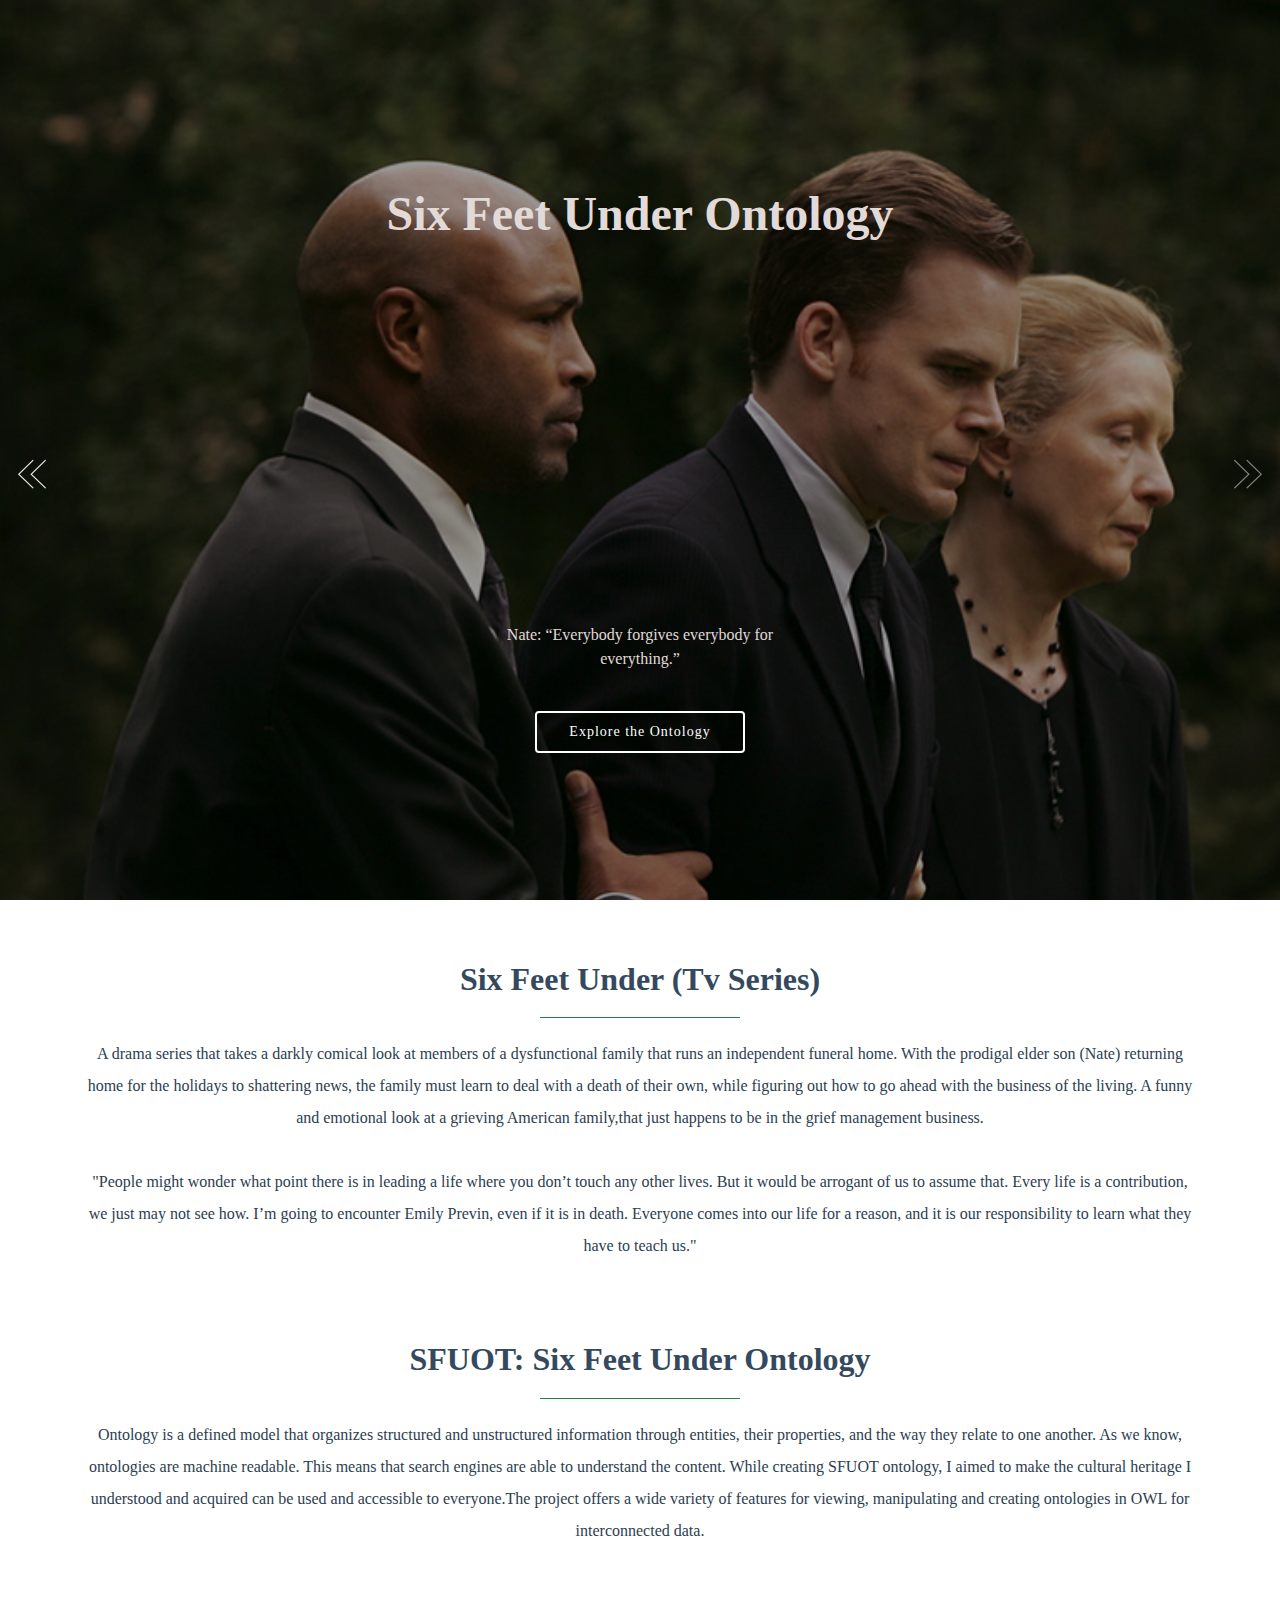
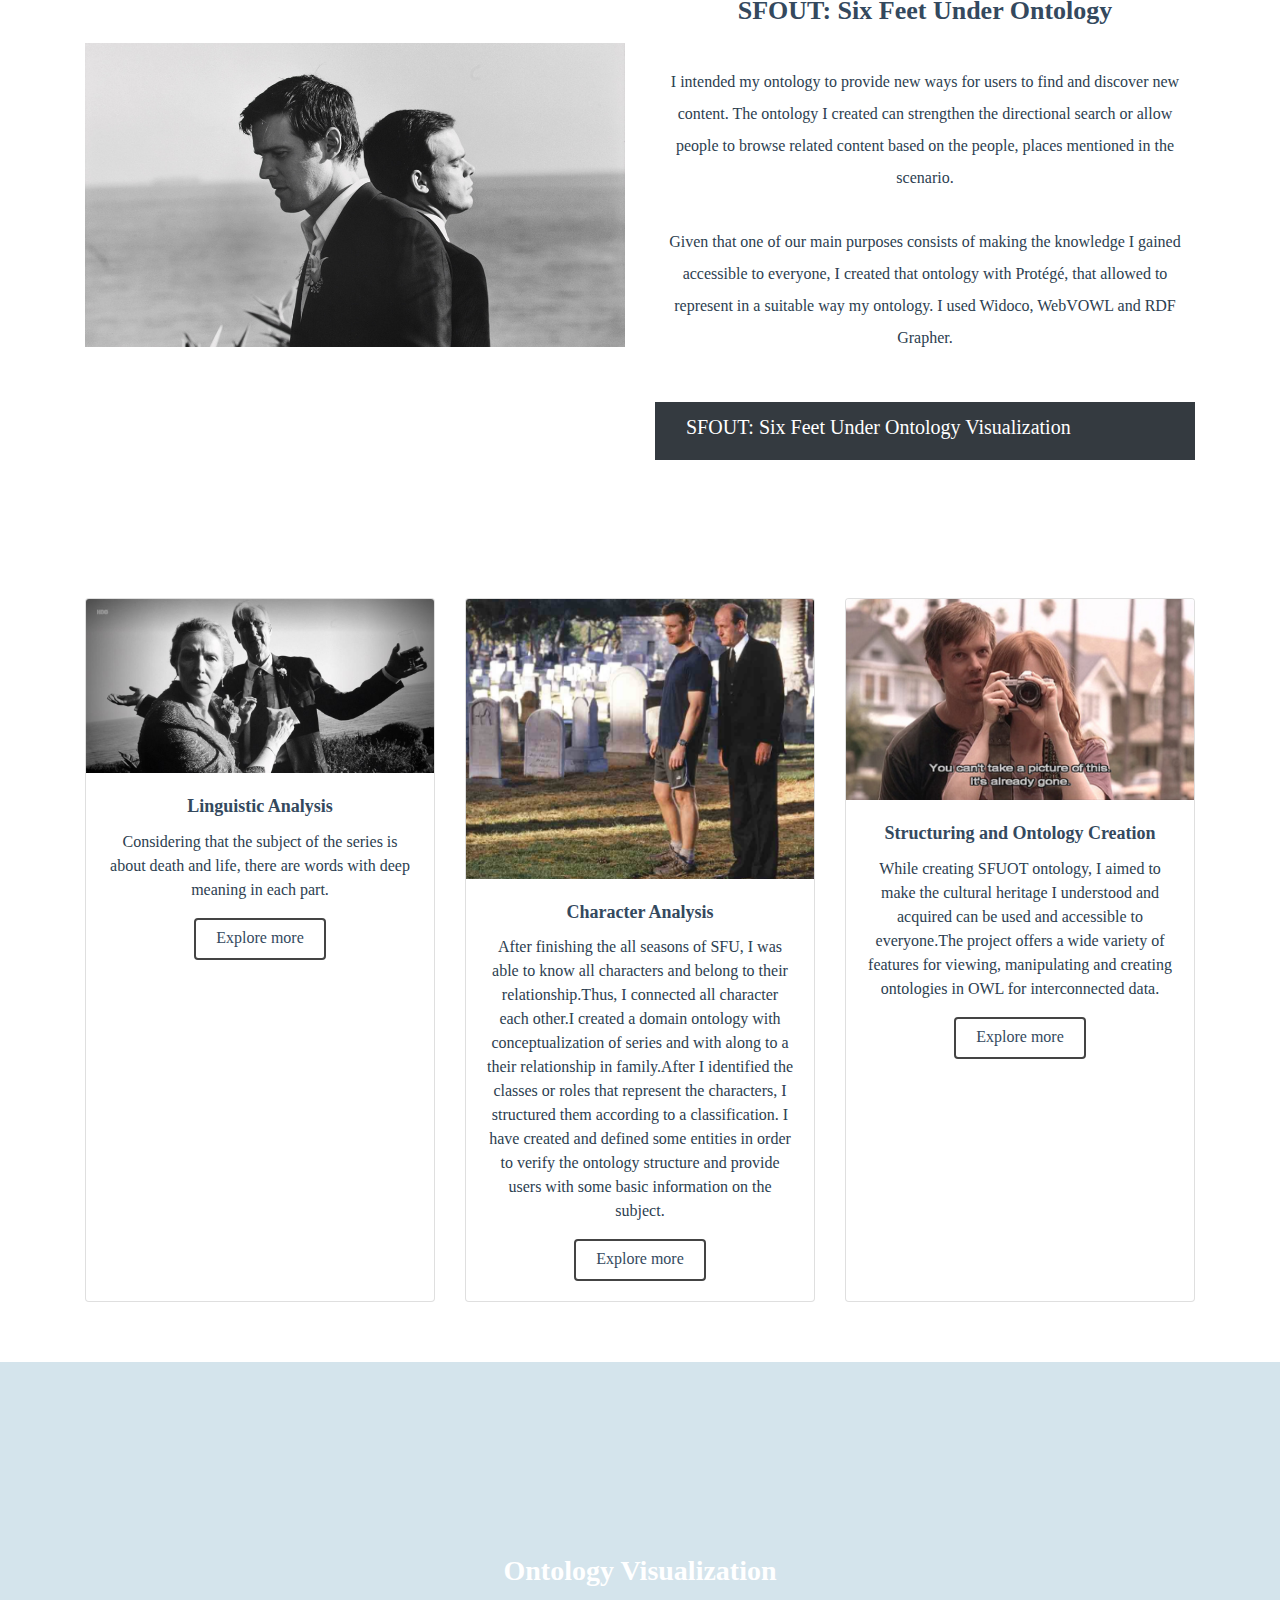
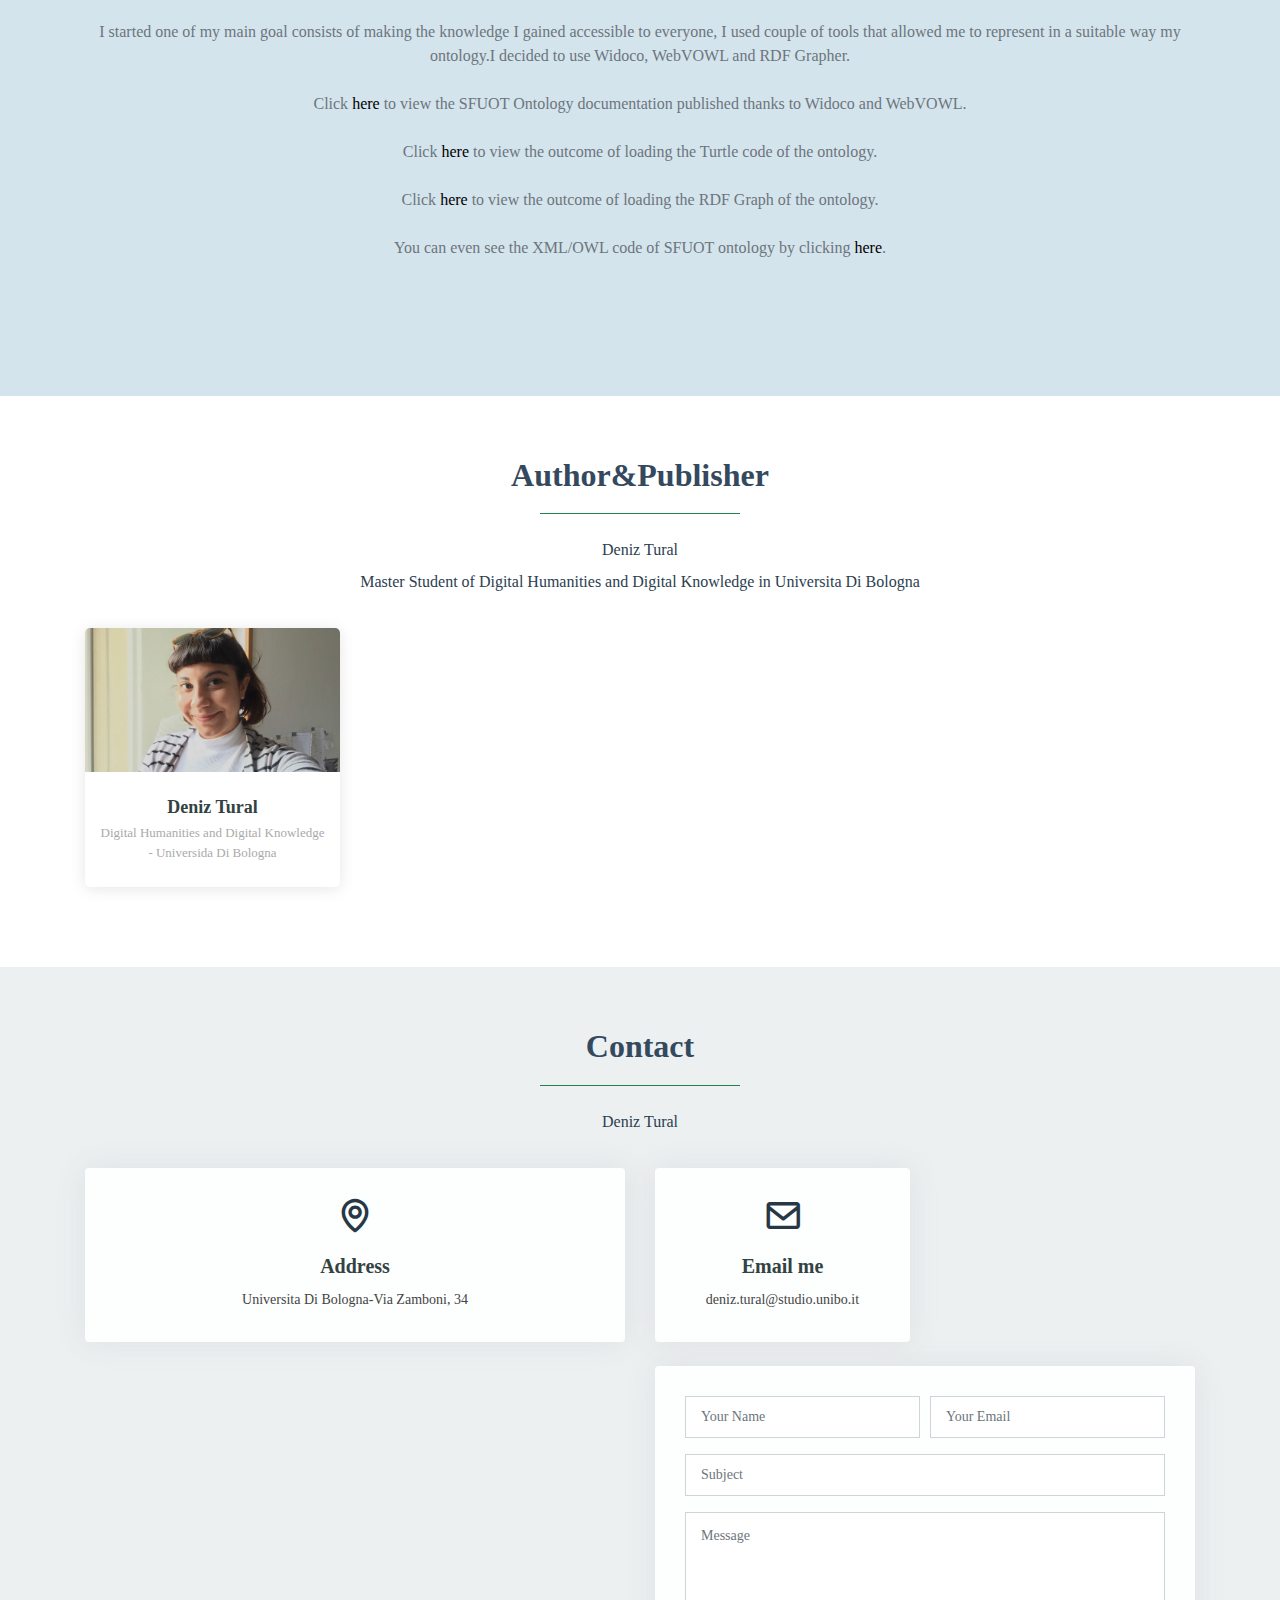
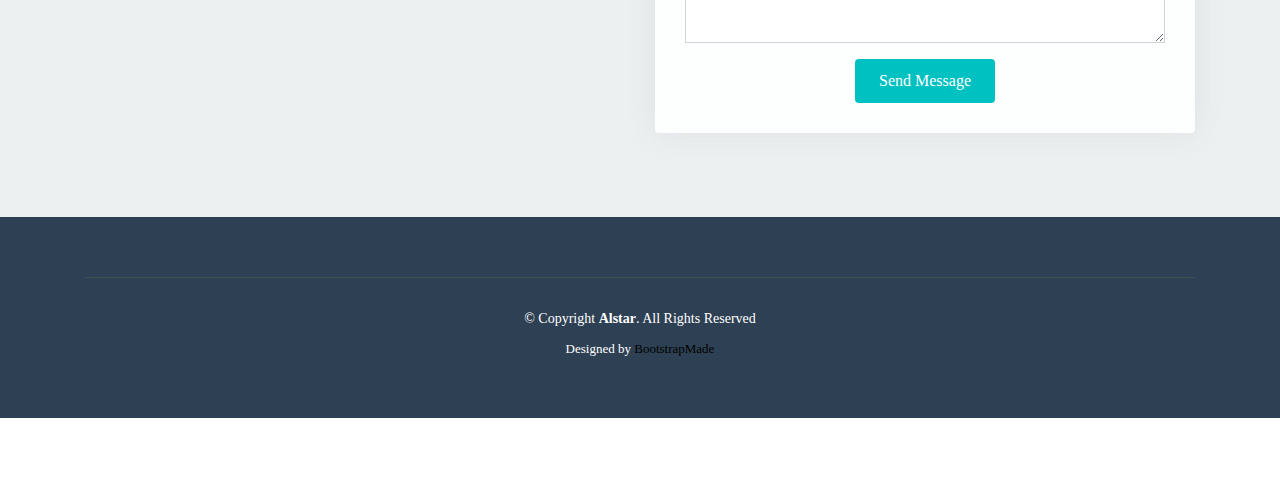
<file: indexnew.html>
<!DOCTYPE html>
<html lang="en">

<head>
  <meta charset="utf-8">
  <meta content="width=device-width, initial-scale=1.0" name="viewport">

  <title>SFUOT: Six Feet Under Ontology</title>
  <meta content="" name="descriptison">
  <meta content="" name="keywords">

  <!-- Favicons -->
  <link href="assets/img/favicon.png" rel="icon">
  <link href="assets/img/apple-touch-icon.png" rel="apple-touch-icon">

  <!-- Google Fonts -->
  <link href="https://fonts.googleapis.com/css?family=Open+Sans:300,300i,400,400i,600,600i,700,700i|Raleway:300,300i,400,400i,500,500i,600,600i,700,700i|Poppins:300,300i,400,400i,500,500i,600,600i,700,700i" rel="stylesheet">

  <!-- Vendor CSS Files -->
  <link href="assets/vendor/bootstrap/css/bootstrap.min.css" rel="stylesheet">
  <link href="assets/vendor/icofont/icofont.min.css" rel="stylesheet">
  <link href="assets/vendor/boxicons/css/boxicons.min.css" rel="stylesheet">
  <link href="assets/vendor/animate.css/animate.min.css" rel="stylesheet">
  <link href="assets/vendor/owl.carousel/assets/owl.carousel.min.css" rel="stylesheet">
  <link href="assets/vendor/venobox/venobox.css" rel="stylesheet">

  <!-- Template Main CSS File -->
  <link href="assets/css/style.css" rel="stylesheet">

  <!-- =======================================================
  * Template Name: Alstar - v2.1.0
  * Template URL: https://bootstrapmade.com/alstar-free-parallax-bootstrap-template/
  * Author: BootstrapMade.com
  * License: https://bootstrapmade.com/license/
  ======================================================== -->
</head>

<body>

  <!-- ======= Header ======= -->
  <header id="header" class="fixed-top ">
    <div class="container d-flex">

      <div class="logo mr-auto">
        <h1 class="text-light"><a href="index.html"><span>SFUOT</span></a></h1>
        <!-- Uncomment below if you prefer to use an image logo -->
        <!-- <a href="index.html"><img src="assets/img/logo.png" alt="" class="img-fluid"></a>-->
      </div>

      <nav class="nav-menu d-none d-lg-block">
        <ul>
          <li class="active"><a href="index.html">Home</a></li>
          <li><a href="#about">Six Feet Under Ontology</a></li>
          <li><a href="#cards">Analysis</a></li>
          <li><a href="#cta">Ontology Visualization</a></li>
          <li><a href="#team">About Me</a></li>
            </ul>
        </ul>
      </nav><!-- .nav-menu -->

    </div>
  </header><!-- End Header -->

  <!-- ======= Hero Section ======= -->
  <section id="hero">
    <div class="hero-container">
      <div id="heroCarousel" class="carousel slide carousel-fade" data-ride="carousel">

        <ol class="carousel-indicators" id="hero-carousel-indicators"></ol>

        <div class="carousel-inner" role="listbox">

          <!-- Slide 1 -->
          <div class="carousel-item active" style="background-image: url(assets/img/slide/slide-1.jpg);">
            <div class="carousel-container">
              <div class="carousel-content">
                <h2 class="animate__animated animate__fadeInDown">Six Feet Under <span>Ontology</span></h2>
                <p class="animate__animated animate__fadeInUp">Nate: “Everybody forgives everybody for everything.”</p>
                <a href="#about" class="btn-get-started scrollto animate__animated animate__fadeInUp">Explore the Ontology</a>
              </div>
            </div>
          </div>

          <!-- Slide 2 -->
          <div class="carousel-item" style="background-image: url(assets/img/slide/slide-2.jpg);">
            <div class="carousel-container">
              <div class="carousel-content">
                <h2 class="animate__animated animate__fadeInDown">Six Feet Under</h2>
                <p class="animate__animated animate__fadeInUp">Brenda: “No mistake, you guys are undertakers. You take every fucking feeling you have, put it in a box, and bury it.”</p>
                <a href="#about" class="btn-get-started scrollto animate__animated animate__fadeInUp">Explore the Ontology</a>
              </div>
            </div>
          </div>

          <!-- Slide 3 -->
          <div class="carousel-item" style="background-image: url(assets/img/slide/slide-3.jpg);">
            <div class="carousel-container">
              <div class="carousel-content">
                <h2 class="animate__animated animate__fadeInDown">Six Feet Under</h2>
                <p class="animate__animated animate__fadeInUp">"Claire: "The world runs on logic? Come on. Open your eyes."</p>
                <a href="#about" class="btn-get-started scrollto animate__animated animate__fadeInUp">Explore the Ontology</a>
              </div>
            </div>
          </div>

        </div>

        <a class="carousel-control-prev" href="#heroCarousel" role="button" data-slide="prev">
          <span class="carousel-control-prev-icon icofont-thin-double-left" aria-hidden="true"></span>
          <span class="sr-only">Previous</span>
        </a>

        <a class="carousel-control-next" href="#heroCarousel" role="button" data-slide="next">
          <span class="carousel-control-next-icon icofont-thin-double-right" aria-hidden="true"></span>
          <span class="sr-only">Next</span>
        </a>

      </div>
    </div>
  </section><!-- End Hero -->

  <main id="main">

    <!-- ======= About Section ======= -->
    <section id="about" class="about">
      <div class="container">

        <div class="section-title">
          <h2>Six Feet Under (Tv Series)</h2>
          <p>A drama series that takes a darkly comical look at members of a dysfunctional family that runs an independent funeral home. With the prodigal elder son (Nate) returning home for the holidays to shattering news, the family must learn to deal with a death of their own, while figuring out how to go ahead with the business of the living. A funny and emotional look at a grieving American family,that just happens to be in the grief management business.
          <br><br>"People might wonder what point there is in leading a life where you don’t touch any other lives. But it would be arrogant of us to assume that. Every life is a contribution, we just may not see how. I’m going to encounter Emily Previn, even if it is in death. Everyone comes into our life for a reason, and it is our responsibility to learn what they have to teach us."
        </div>
        
          <br><br><div class="section-title">
          <h2>SFUOT: Six Feet Under Ontology</h2>
          <p>Ontology is a defined model that organizes structured and unstructured information through entities, their properties, and the way they relate to one another. As we know, ontologies are machine readable. This means that search engines are able to understand the content. While creating SFUOT ontology, I aimed to make the cultural heritage I understood and acquired can be used and accessible to everyone.The project offers a wide variety of features for viewing, manipulating and creating ontologies in OWL for interconnected data.</p>

        <div class="row">
          <div class="col-lg-6">
           <br><br><br><br> <img src="assets/img/about-img.jpg" class="img-fluid" alt=""><br>
          </div>
          <div class="col-lg-6 pt-4 pt-lg-0 content">
            <br><br><h3> SFOUT: Six Feet Under Ontology</h3>
          <p>I intended my ontology to provide new ways for users to find and discover new content. The ontology I created can strengthen the directional search or allow people to browse related content based on the people, places mentioned in the scenario.<br><br> Given that one of our main purposes consists of making the knowledge I gained accessible to everyone, I created that ontology with Protégé, that allowed to represent in a suitable way my ontology. I used Widoco, WebVOWL and RDF Grapher.</p>
              <br><br><nav class="navbar navbar-expand-lg navbar-dark ftco_navbar bg-dark" id="ftco-navbar">
	    <div class="container">
	      <a class="navbar-brand" href="knowledge.html"><h5> SFOUT: Six Feet Under Ontology Visualization </h5></a>
	      <button class="navbar-toggler" type="button" data-toggle="collapse" data-target="#ftco-nav" aria-controls="ftco-nav" aria-expanded="false" aria-label="Toggle navigation">
	        <span class="oi oi-menu"></span> Menu
	      </button>
            </p>
          </div>
        </div>

      </div>
    </section><!-- End About Section -->

    <!-- ======= Cards Section ======= -->
    <section id="cards" class="cards">
      <div class="container">

       <br><br> <div class="row">
          <div class="col-lg-4 col-md-6 d-flex align-items-stretch mb-5 mb-lg-0">
            <div class="card">
              <img src="assets/img/card-1.jpg" class="card-img-top" alt="...">
              <div class="card-body">
                <h5 class="card-title"><a href="">Linguistic Analysis</a></h5>
                <p class="card-text">Considering that the subject of the series is about death and life, there are words with deep meaning in each part.</p>
                <a href="#" class="btn">Explore more</a>
              </div>
            </div>
          </div>
          <div class="col-lg-4 col-md-6 d-flex align-items-stretch mb-5 mb-lg-0">
            <div class="card">
              <img src="assets/img/card-2.jpg" class="card-img-top" alt="...">
              <div class="card-body">
                <h5 class="card-title"><a href="">Character Analysis</a></h5>
                <p class="card-text">After finishing the all seasons of SFU, I was able to know all characters and belong to their relationship.Thus, I connected all character each other.I created a domain ontology with conceptualization of series and with along to a their relationship in family.After I identified the classes or roles that represent the characters, I structured them according to a classification. I have created and defined some entities in order to verify the ontology structure and provide users with some basic information on the subject.</p>
                <a href="https://en.wikipedia.org/wiki/List_of_Six_Feet_Under_characters" class="btn">Explore more</a>
              </div>
            </div>
          </div>
          <div class="col-lg-4 col-md-6 d-flex align-items-stretch mb-5 mb-lg-0">
            <div class="card">
              <img src="assets/img/card-3.jpg" class="card-img-top" alt="...">
              <div class="card-body">
                <h5 class="card-title"><a href="">Structuring and Ontology Creation</a></h5>
                <div style="text-align:center"><p>While creating SFUOT ontology, I aimed to make the cultural heritage I understood and acquired can be used and accessible to everyone.The project offers a wide variety of features for viewing, manipulating and creating ontologies in OWL for interconnected data.</p> </div>
				<a href="#" class="btn">Explore more</a>
              </div>
            </div>
          </div>
        </div>

      </div>
    </section><!-- End Cards Section -->


    <!-- ======= Cta Section ======= -->
    <section id="cta" class="cta">
      <div class="container">

        <div class="text-center">
           </div>
    <br><br><br>
             <h3 style="text-align:center;" id="ontologyvisualization">Ontology Visualization</h3>
             <br>
      <div class="row text-center">
          <p class="text-muted"> I started one of my main goal consists of making the knowledge I gained accessible to everyone, I used couple of tools that allowed me to represent in a suitable way my ontology.I decided to use Widoco, WebVOWL and RDF Grapher.
            <br><br>
          Click <a href="https://denizovski.github.io/SFU-ontology/myDocumentation/index-en.html">here</a> to view the SFUOT Ontology documentation published thanks to Widoco and WebVOWL.
          <br><br>
          Click <a href="https://docs.google.com/document/d/1UufldLEwprcNKvjdecv0yIYQXVFqE_VWbXhtSKLFFGM/edit?usp=sharing">here</a> to view the outcome of loading the Turtle code of the ontology.
	  <br><br>
	   Click <a href="https://drive.google.com/file/d/1HKNv4oblwpAL9WNZH7C0y9cPCcHgvhE_/view?usp=sharing">here</a> to view the outcome of loading the RDF Graph of the ontology.
	  <br><br>
	  You can even see the XML/OWL code of SFUOT ontology by clicking <a href=yaz>here</a>.</p>
    </div>

      </div>
    </section><!-- End Cta Section -->

    <!-- ======= Team Section ======= -->
    <section id="team" class="team">
      <div class="container">

        <div class="section-title">
          <h2>Author&Publisher</h2>
          <p>Deniz Tural<br>Master Student of Digital Humanities and Digital Knowledge in Universita Di Bologna</p>
        </div>

        <div class="row">

          <div class="col-lg-3 col-md-6 d-flex align-items-stretch">
            <div class="member">
              <div class="member-img">
                <img src="assets/img/team-1.jpg" class="img-fluid" alt="">
              </div>
              <div class="member-info">
                <h4>Deniz Tural</h4>
                <span>Digital Humanities and Digital Knowledge - Universida Di Bologna </span>
              </div>
            </div>
          </div>


        </div>

      </div>
    </section><!-- End Team Section -->

    <!-- ======= Contact Section ======= -->
    <section id="contact" class="contact section-bg">
      <div class="container">

        <div class="section-title">
          <h2>Contact</h2>
          <p> Deniz Tural</p>
        </div>

        <div class="row">
          <div class="col-lg-6">
            <div class="info-box mb-4">
              <i class="bx bx-map"></i>
              <h3>Address</h3>
              <p>Universita Di Bologna-Via Zamboni, 34</p>
            </div>
          </div>

          <div class="col-lg-3 col-md-6">
            <div class="info-box  mb-4">
              <i class="bx bx-envelope"></i>
              <h3>Email me</h3>
              <p>deniz.tural@studio.unibo.it</p>
            </div>
          </div>

        </div>

        <div class="row">

          <div class="col-lg-6 ">
<iframe src="https://www.google.com/maps/embed?pb=!1m18!1m12!1m3!1d2845.901743426365!2d11.34925761552535!3d44.496680079101495!2m3!1f0!2f0!3f0!3m2!1i1024!2i768!4f13.1!3m3!1m2!1s0x477fd4bb9919533f%3A0x28bbdd19297b033a!2sVia%20Zamboni%2C%2034%2C%2040126%20Bologna%20BO%2C%20%C4%B0talya!5e0!3m2!1str!2str!4v1601837972951!5m2!1str!2str" width="100%" height="384px;" frameborder="0" style="border:0;" allowfullscreen="" aria-hidden="false" tabindex="0"></iframe>
          </div>


          <div class="col-lg-6">
            <form action="forms/contact.php" method="post" role="form" class="php-email-form">
              <div class="form-row">
                <div class="col form-group">
                  <input type="text" name="name" class="form-control" id="name" placeholder="Your Name" data-rule="minlen:4" data-msg="Please enter at least 4 chars" />
                  <div class="validate"></div>
                </div>
                <div class="col form-group">
                  <input type="email" class="form-control" name="email" id="email" placeholder="Your Email" data-rule="email" data-msg="Please enter a valid email" />
                  <div class="validate"></div>
                </div>
              </div>
              <div class="form-group">
                <input type="text" class="form-control" name="subject" id="subject" placeholder="Subject" data-rule="minlen:4" data-msg="Please enter at least 8 chars of subject" />
                <div class="validate"></div>
              </div>
              <div class="form-group">
                <textarea class="form-control" name="message" rows="5" data-rule="required" data-msg="Please write something for us" placeholder="Message"></textarea>
                <div class="validate"></div>
              </div>
              <div class="mb-3">
                <div class="loading">Loading</div>
                <div class="error-message"></div>
                <div class="sent-message">Your message has been sent. Thank you!</div>
              </div>
              <div class="text-center"><button type="submit">Send Message</button></div>
            </form>
          </div>

        </div>

      </div>
    </section><!-- End Contact Section -->

  </main><!-- End #main -->

  <!-- ======= Footer ======= -->
  <footer id="footer">
    <div class="footer-top">
      <div class="container">
        <div class="row">


    <div class="container">
      <div class="copyright">
        &copy; Copyright <strong><span>Alstar</span></strong>. All Rights Reserved
      </div>
      <div class="credits">
        <!-- All the links in the footer should remain intact. -->
        <!-- You can delete the links only if you purchased the pro version. -->
        <!-- Licensing information: https://bootstrapmade.com/license/ -->
        <!-- Purchase the pro version with working PHP/AJAX contact form: https://bootstrapmade.com/alstar-free-parallax-bootstrap-template/ -->
        Designed by <a href="https://bootstrapmade.com/">BootstrapMade</a>
      </div>
    </div>
  </footer><!-- End Footer -->

  <a href="#" class="back-to-top"><i class="icofont-simple-up"></i></a>

  <!-- Vendor JS Files -->
  <script src="assets/vendor/jquery/jquery.min.js"></script>
  <script src="assets/vendor/bootstrap/js/bootstrap.bundle.min.js"></script>
  <script src="assets/vendor/jquery.easing/jquery.easing.min.js"></script>
  <script src="assets/vendor/php-email-form/validate.js"></script>
  <script src="assets/vendor/owl.carousel/owl.carousel.min.js"></script>
  <script src="assets/vendor/isotope-layout/isotope.pkgd.min.js"></script>
  <script src="assets/vendor/venobox/venobox.min.js"></script>

  <!-- Template Main JS File -->
  <script src="assets/js/main.js"></script>

</body>

</html>
</file>
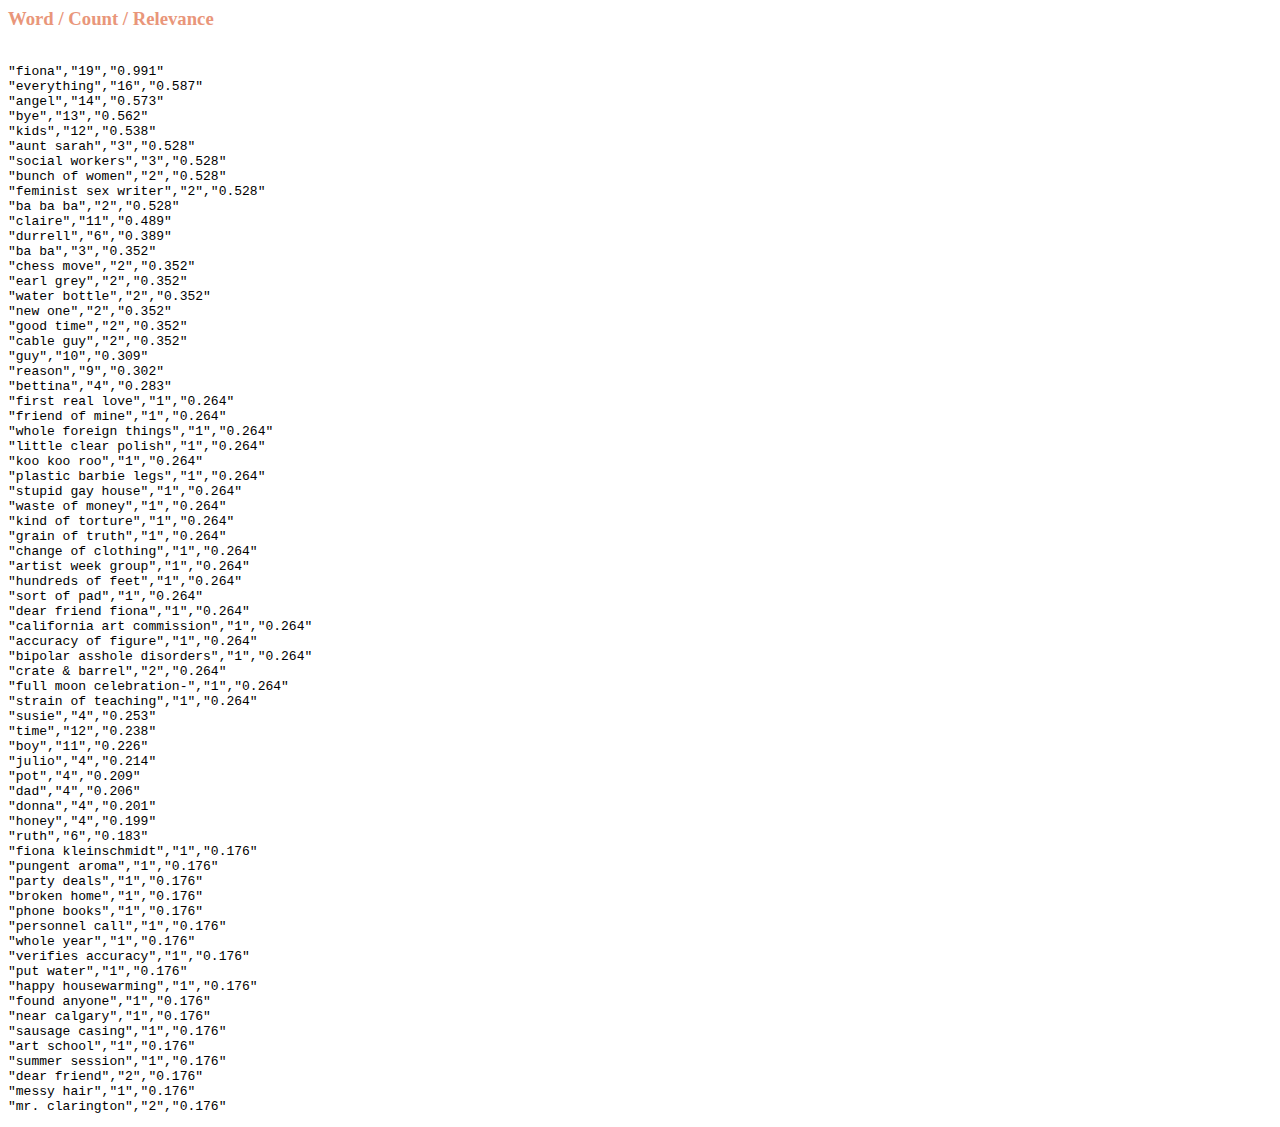
<file: myDocumentation/wordcloud.html>
<!DOCTYPE>
<html>
<head>
<body>

<h3><font color="DarkSalmon">Word / Count / Relevance</h3></font>
<xmp>
"fiona","19","0.991"
"everything","16","0.587"
"angel","14","0.573"
"bye","13","0.562"
"kids","12","0.538"
"aunt sarah","3","0.528"
"social workers","3","0.528"
"bunch of women","2","0.528"
"feminist sex writer","2","0.528"
"ba ba ba","2","0.528"
"claire","11","0.489"
"durrell","6","0.389"
"ba ba","3","0.352"
"chess move","2","0.352"
"earl grey","2","0.352"
"water bottle","2","0.352"
"new one","2","0.352"
"good time","2","0.352"
"cable guy","2","0.352"
"guy","10","0.309"
"reason","9","0.302"
"bettina","4","0.283"
"first real love","1","0.264"
"friend of mine","1","0.264"
"whole foreign things","1","0.264"
"little clear polish","1","0.264"
"koo koo roo","1","0.264"
"plastic barbie legs","1","0.264"
"stupid gay house","1","0.264"
"waste of money","1","0.264"
"kind of torture","1","0.264"
"grain of truth","1","0.264"
"change of clothing","1","0.264"
"artist week group","1","0.264"
"hundreds of feet","1","0.264"
"sort of pad","1","0.264"
"dear friend fiona","1","0.264"
"california art commission","1","0.264"
"accuracy of figure","1","0.264"
"bipolar asshole disorders","1","0.264"
"crate & barrel","2","0.264"
"full moon celebration-","1","0.264"
"strain of teaching","1","0.264"
"susie","4","0.253"
"time","12","0.238"
"boy","11","0.226"
"julio","4","0.214"
"pot","4","0.209"
"dad","4","0.206"
"donna","4","0.201"
"honey","4","0.199"
"ruth","6","0.183"
"fiona kleinschmidt","1","0.176"
"pungent aroma","1","0.176"
"party deals","1","0.176"
"broken home","1","0.176"
"phone books","1","0.176"
"personnel call","1","0.176"
"whole year","1","0.176"
"verifies accuracy","1","0.176"
"put water","1","0.176"
"happy housewarming","1","0.176"
"found anyone","1","0.176"
"near calgary","1","0.176"
"sausage casing","1","0.176"
"art school","1","0.176"
"summer session","1","0.176"
"dear friend","2","0.176"
"messy hair","1","0.176"
"mr. clarington","2","0.176"
</xmp>
</head>
</body>
</html>
</file>
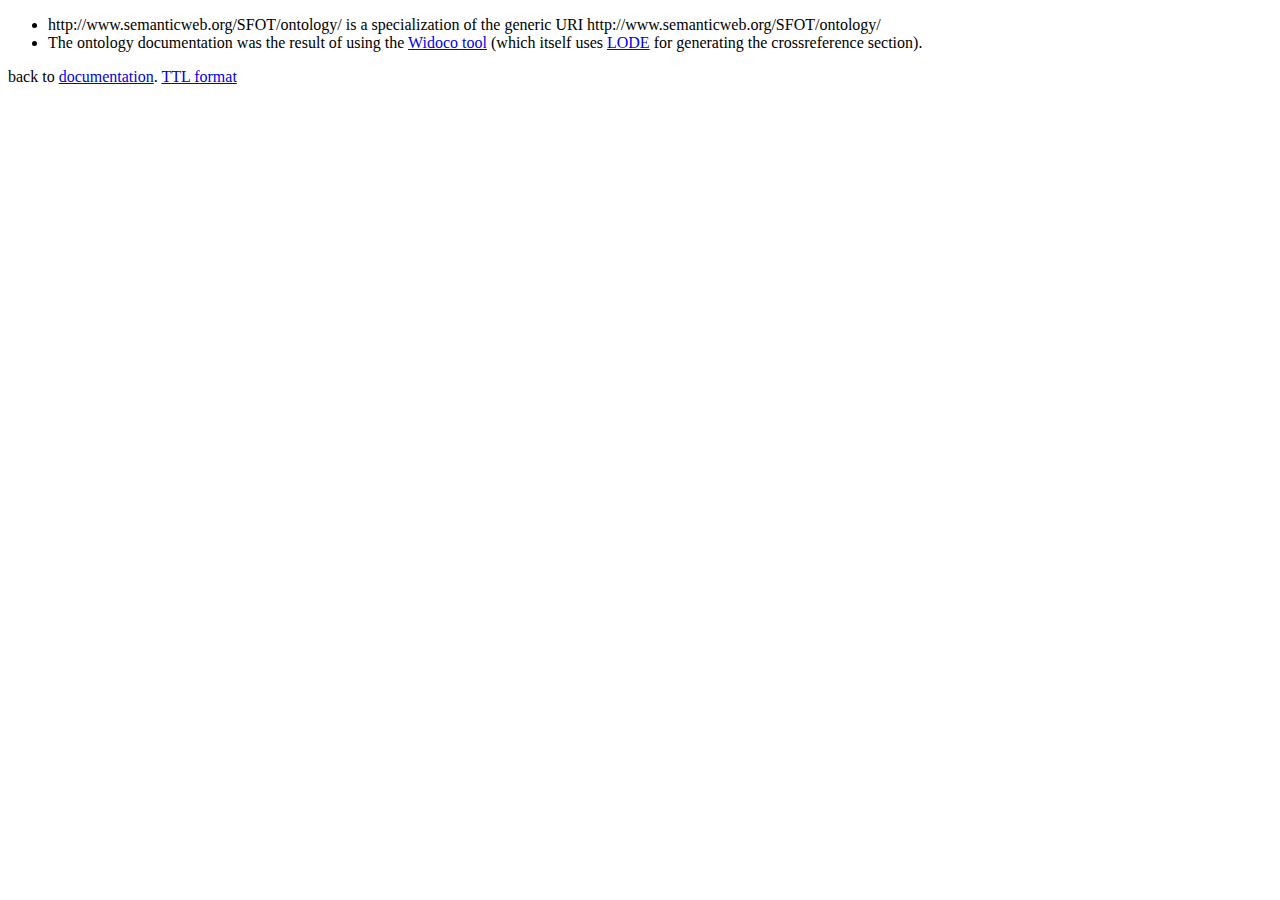
<file: doc/provenance/provenance-en.html>
<!DOCTYPE html>
<html>
<head>
<meta http-equiv="content-type" content="text/html; charset=UTF-8" />
 
  </head> 

<body>
<div class="head">
<ul>
<li>http://www.semanticweb.org/SFOT/ontology/ is a specialization of the generic URI http://www.semanticweb.org/SFOT/ontology/</li>
<li>The ontology documentation was the result of using the <a href="https://github.com/dgarijo/Widoco">Widoco tool</a> (which itself uses <a href="http://www.essepuntato.it/lode/">LODE</a> for generating the crossreference section).</li>
</ul>
</div>
<p>back to <a href="..\index-en.html">documentation</a>. <a href="provenance-en.ttl">TTL format</a></p></div>
</body> 
</html>
</file>
<file: assets/vendor/venobox/venobox.css>
/* ------ venobox.css --------*/
.vbox-overlay *, .vbox-overlay *:before, .vbox-overlay *:after{
    -webkit-backface-visibility: hidden;
    -webkit-box-sizing:border-box;
    -moz-box-sizing:border-box;
    box-sizing:border-box;
}
.vbox-overlay * { 
    -webkit-backface-visibility: visible;
    backface-visibility: visible;
}
.vbox-overlay{
    display: -webkit-flex;
    display: flex;
    -webkit-flex-direction: column;
    flex-direction: column;
    -webkit-justify-content: center;
    justify-content: center;
    -webkit-align-items: center;
    align-items: center;
    position: fixed;
    left: 0;
    top: 0;
    bottom: 0;
    right: 0;
    z-index: 999999;
}

/* ----- navigation ----- */
.vbox-title{
    width: 100%;
    height: 40px;
    float: left;
    text-align: center;
    line-height: 28px;
    font-size: 12px;
    padding: 6px 50px;
    overflow: hidden;
    position: fixed;
    display: none;
    left: 0;
    z-index: 89;
}
.vbox-close{
    cursor: pointer;
    position: fixed;
    top: -1px;
    right: 0;
    width: 50px;
    height: 40px;
    padding: 6px;
    display: block;
    background-position:10px center;
    overflow: hidden;
    font-size: 24px;
    line-height: 1;
    text-align: center;
    z-index: 99;
}
.vbox-left{
    cursor: pointer;
    position: fixed;
    left: 0;
    height: 40px;
    overflow: hidden;
    line-height: 28px;
    font-size: 12px;
    z-index: 99;
    display: flex;
    align-items:center;
}
.vbox-num{
    display: inline-block;
    margin: 6px 0 6px 15px;
}
/* ----- Social share ----- */
.vbox-share{
    line-height: 28px;
    font-size: 12px;
    overflow: hidden;
    position: fixed;
    left: 0;
    z-index: 98;
    display: flex;
    align-items:center;
    justify-content: center;
    width: 100%;
    text-align: center;
}
.vbox-share svg{
    max-height: 28px;
    width: 28px;
    z-index: 10;
    margin-left: 12px;
    margin-top: 6px;
    margin-bottom: 6px;
    vertical-align: middle;
}


/* ----- navigation ARROWS ----- */
.vbox-next, .vbox-prev{
    position: fixed;
    top: 50%;
    margin-top: -15px;
    overflow: hidden;
    cursor: pointer;
    display: block;
    width: 45px;
    height: 45px;
    z-index: 99;
}
.vbox-next span, .vbox-prev span{
    position: relative;
    width: 20px;
    height: 20px;
    border: 2px solid transparent;
    border-top-color: #B6B6B6;
    border-right-color: #B6B6B6;
    text-indent: -100px;
    position: absolute;
    top: 8px;
    display: block;
}
.vbox-prev{
    left: 15px;
}
.vbox-next{
    right: 15px;
}
.vbox-prev span{
    left: 10px;
    -ms-transform: rotate(-135deg);
    -webkit-transform: rotate(-135deg);
    transform: rotate(-135deg);
}
.vbox-next span{
    -ms-transform: rotate(45deg);
    -webkit-transform: rotate(45deg);
    transform: rotate(45deg);
    right: 10px;
}
/* ------- inline window ------ */
.vbox-inline{
    width: 420px;
    height: 315px;
    height: 70vh;
    padding: 10px;
    background: #fff;
    margin: 0 auto;
    overflow: auto;
    text-align: left;
}
/* ------- Video & iFrames window ------ */
.venoframe{
    max-width: 100%;
    width: 100%;
    border: none;
    width: 100%;
    height: 260px;
    height: 70vh;
}
.venoframe.vbvid{
    height: 260px;
}
@media (min-width: 768px) {
    .venoframe, .vbox-inline{
        width: 90%;
        height: 360px;
        height: 70vh;
    }
    .venoframe.vbvid{
        width: 640px;
        height: 360px;
    }
}
@media (min-width: 992px) {
    .venoframe, .vbox-inline{
        max-width: 1200px;
        width: 80%;
        height: 540px;
        height: 70vh;
    }
    .venoframe.vbvid{
        width: 960px;
        height: 540px;
    }
}
/* 
Please do NOT edit this part! 
or at least read this note: http://i.imgur.com/7C0ws9e.gif
*/
.vbox-open{
    overflow: hidden;
}
.vbox-container{
    position: absolute;
    left: 0;
    right: 0;
    top: 0;
    bottom: 0;
    overflow-x: hidden;
    overflow-y: scroll;
    overflow-scrolling: touch;
    -webkit-overflow-scrolling: touch;
    z-index: 20;
    max-height: 100%;

}

.vbox-content{
    text-align: center;
    float: left;
    width: 100%;
    position: relative;
    overflow: hidden;
    padding: 20px 4%;
}
.vbox-container img{
    max-width: 100%;
    height: auto;
}
.vbox-figlio{
    box-shadow: 0 0 12px rgba(0,0,0,0.19), 0 6px 6px rgba(0,0,0,0.23);
    max-width: 100%;
    text-align: initial;
}
img.vbox-figlio{
    -webkit-user-select: none;
-khtml-user-select: none;
-moz-user-select: none;
-o-user-select: none;
user-select: none;
}
.vbox-content.swipe-left{
    margin-left: -200px !important;
}
.vbox-content.swipe-right{
    margin-left: 200px !important;
}
.vbox-animated{
    webkit-transition: margin 300ms ease-out;
    transition: margin 300ms ease-out;
}

/* ---------- preloader ----------
 * SPINKIT 
 * http://tobiasahlin.com/spinkit/
-------------------------------- */
.sk-double-bounce,.sk-rotating-plane{width:40px;height:40px;margin:40px auto}.sk-rotating-plane{background-color:#333;-webkit-animation:sk-rotatePlane 1.2s infinite ease-in-out;animation:sk-rotatePlane 1.2s infinite ease-in-out}@-webkit-keyframes sk-rotatePlane{0%{-webkit-transform:perspective(120px) rotateX(0) rotateY(0);transform:perspective(120px) rotateX(0) rotateY(0)}50%{-webkit-transform:perspective(120px) rotateX(-180.1deg) rotateY(0);transform:perspective(120px) rotateX(-180.1deg) rotateY(0)}100%{-webkit-transform:perspective(120px) rotateX(-180deg) rotateY(-179.9deg);transform:perspective(120px) rotateX(-180deg) rotateY(-179.9deg)}}@keyframes sk-rotatePlane{0%{-webkit-transform:perspective(120px) rotateX(0) rotateY(0);transform:perspective(120px) rotateX(0) rotateY(0)}50%{-webkit-transform:perspective(120px) rotateX(-180.1deg) rotateY(0);transform:perspective(120px) rotateX(-180.1deg) rotateY(0)}100%{-webkit-transform:perspective(120px) rotateX(-180deg) rotateY(-179.9deg);transform:perspective(120px) rotateX(-180deg) rotateY(-179.9deg)}}.sk-double-bounce{position:relative}.sk-double-bounce .sk-child{width:100%;height:100%;border-radius:50%;background-color:#333;opacity:.6;position:absolute;top:0;left:0;-webkit-animation:sk-doubleBounce 2s infinite ease-in-out;animation:sk-doubleBounce 2s infinite ease-in-out}.sk-chasing-dots .sk-child,.sk-spinner-pulse,.sk-three-bounce .sk-child{background-color:#333;border-radius:100%}.sk-double-bounce .sk-double-bounce2{-webkit-animation-delay:-1s;animation-delay:-1s}@-webkit-keyframes sk-doubleBounce{0%,100%{-webkit-transform:scale(0);transform:scale(0)}50%{-webkit-transform:scale(1);transform:scale(1)}}@keyframes sk-doubleBounce{0%,100%{-webkit-transform:scale(0);transform:scale(0)}50%{-webkit-transform:scale(1);transform:scale(1)}}.sk-wave{margin:40px auto;width:50px;height:40px;text-align:center;font-size:10px}.sk-wave .sk-rect{background-color:#333;height:100%;width:6px;display:inline-block;-webkit-animation:sk-waveStretchDelay 1.2s infinite ease-in-out;animation:sk-waveStretchDelay 1.2s infinite ease-in-out}.sk-wave .sk-rect1{-webkit-animation-delay:-1.2s;animation-delay:-1.2s}.sk-wave .sk-rect2{-webkit-animation-delay:-1.1s;animation-delay:-1.1s}.sk-wave .sk-rect3{-webkit-animation-delay:-1s;animation-delay:-1s}.sk-wave .sk-rect4{-webkit-animation-delay:-.9s;animation-delay:-.9s}.sk-wave .sk-rect5{-webkit-animation-delay:-.8s;animation-delay:-.8s}@-webkit-keyframes sk-waveStretchDelay{0%,100%,40%{-webkit-transform:scaleY(.4);transform:scaleY(.4)}20%{-webkit-transform:scaleY(1);transform:scaleY(1)}}@keyframes sk-waveStretchDelay{0%,100%,40%{-webkit-transform:scaleY(.4);transform:scaleY(.4)}20%{-webkit-transform:scaleY(1);transform:scaleY(1)}}.sk-wandering-cubes{margin:40px auto;width:40px;height:40px;position:relative}.sk-wandering-cubes .sk-cube{background-color:#333;width:10px;height:10px;position:absolute;top:0;left:0;-webkit-animation:sk-wanderingCube 1.8s ease-in-out -1.8s infinite both;animation:sk-wanderingCube 1.8s ease-in-out -1.8s infinite both}.sk-chasing-dots,.sk-spinner-pulse{width:40px;height:40px;margin:40px auto}.sk-wandering-cubes .sk-cube2{-webkit-animation-delay:-.9s;animation-delay:-.9s}@-webkit-keyframes sk-wanderingCube{0%{-webkit-transform:rotate(0);transform:rotate(0)}25%{-webkit-transform:translateX(30px) rotate(-90deg) scale(.5);transform:translateX(30px) rotate(-90deg) scale(.5)}50%{-webkit-transform:translateX(30px) translateY(30px) rotate(-179deg);transform:translateX(30px) translateY(30px) rotate(-179deg)}50.1%{-webkit-transform:translateX(30px) translateY(30px) rotate(-180deg);transform:translateX(30px) translateY(30px) rotate(-180deg)}75%{-webkit-transform:translateX(0) translateY(30px) rotate(-270deg) scale(.5);transform:translateX(0) translateY(30px) rotate(-270deg) scale(.5)}100%{-webkit-transform:rotate(-360deg);transform:rotate(-360deg)}}@keyframes sk-wanderingCube{0%{-webkit-transform:rotate(0);transform:rotate(0)}25%{-webkit-transform:translateX(30px) rotate(-90deg) scale(.5);transform:translateX(30px) rotate(-90deg) scale(.5)}50%{-webkit-transform:translateX(30px) translateY(30px) rotate(-179deg);transform:translateX(30px) translateY(30px) rotate(-179deg)}50.1%{-webkit-transform:translateX(30px) translateY(30px) rotate(-180deg);transform:translateX(30px) translateY(30px) rotate(-180deg)}75%{-webkit-transform:translateX(0) translateY(30px) rotate(-270deg) scale(.5);transform:translateX(0) translateY(30px) rotate(-270deg) scale(.5)}100%{-webkit-transform:rotate(-360deg);transform:rotate(-360deg)}}.sk-spinner-pulse{-webkit-animation:sk-pulseScaleOut 1s infinite ease-in-out;animation:sk-pulseScaleOut 1s infinite ease-in-out}@-webkit-keyframes sk-pulseScaleOut{0%{-webkit-transform:scale(0);transform:scale(0)}100%{-webkit-transform:scale(1);transform:scale(1);opacity:0}}@keyframes sk-pulseScaleOut{0%{-webkit-transform:scale(0);transform:scale(0)}100%{-webkit-transform:scale(1);transform:scale(1);opacity:0}}.sk-chasing-dots{position:relative;text-align:center;-webkit-animation:sk-chasingDotsRotate 2s infinite linear;animation:sk-chasingDotsRotate 2s infinite linear}.sk-chasing-dots .sk-child{width:60%;height:60%;display:inline-block;position:absolute;top:0;-webkit-animation:sk-chasingDotsBounce 2s infinite ease-in-out;animation:sk-chasingDotsBounce 2s infinite ease-in-out}.sk-chasing-dots .sk-dot2{top:auto;bottom:0;-webkit-animation-delay:-1s;animation-delay:-1s}@-webkit-keyframes sk-chasingDotsRotate{100%{-webkit-transform:rotate(360deg);transform:rotate(360deg)}}@keyframes sk-chasingDotsRotate{100%{-webkit-transform:rotate(360deg);transform:rotate(360deg)}}@-webkit-keyframes sk-chasingDotsBounce{0%,100%{-webkit-transform:scale(0);transform:scale(0)}50%{-webkit-transform:scale(1);transform:scale(1)}}@keyframes sk-chasingDotsBounce{0%,100%{-webkit-transform:scale(0);transform:scale(0)}50%{-webkit-transform:scale(1);transform:scale(1)}}.sk-three-bounce{margin:40px auto;width:80px;text-align:center}.sk-three-bounce .sk-child{width:20px;height:20px;display:inline-block;-webkit-animation:sk-three-bounce 1.4s ease-in-out 0s infinite both;animation:sk-three-bounce 1.4s ease-in-out 0s infinite both}.sk-circle .sk-child:before,.sk-fading-circle .sk-circle:before{display:block;border-radius:100%;content:'';background-color:#333}.sk-three-bounce .sk-bounce1{-webkit-animation-delay:-.32s;animation-delay:-.32s}.sk-three-bounce .sk-bounce2{-webkit-animation-delay:-.16s;animation-delay:-.16s}@-webkit-keyframes sk-three-bounce{0%,100%,80%{-webkit-transform:scale(0);transform:scale(0)}40%{-webkit-transform:scale(1);transform:scale(1)}}@keyframes sk-three-bounce{0%,100%,80%{-webkit-transform:scale(0);transform:scale(0)}40%{-webkit-transform:scale(1);transform:scale(1)}}.sk-circle{margin:40px auto;width:40px;height:40px;position:relative}.sk-circle .sk-child{width:100%;height:100%;position:absolute;left:0;top:0}.sk-circle .sk-child:before{margin:0 auto;width:15%;height:15%;-webkit-animation:sk-circleBounceDelay 1.2s infinite ease-in-out both;animation:sk-circleBounceDelay 1.2s infinite ease-in-out both}.sk-circle .sk-circle2{-webkit-transform:rotate(30deg);-ms-transform:rotate(30deg);transform:rotate(30deg)}.sk-circle .sk-circle3{-webkit-transform:rotate(60deg);-ms-transform:rotate(60deg);transform:rotate(60deg)}.sk-circle .sk-circle4{-webkit-transform:rotate(90deg);-ms-transform:rotate(90deg);transform:rotate(90deg)}.sk-circle .sk-circle5{-webkit-transform:rotate(120deg);-ms-transform:rotate(120deg);transform:rotate(120deg)}.sk-circle .sk-circle6{-webkit-transform:rotate(150deg);-ms-transform:rotate(150deg);transform:rotate(150deg)}.sk-circle .sk-circle7{-webkit-transform:rotate(180deg);-ms-transform:rotate(180deg);transform:rotate(180deg)}.sk-circle .sk-circle8{-webkit-transform:rotate(210deg);-ms-transform:rotate(210deg);transform:rotate(210deg)}.sk-circle .sk-circle9{-webkit-transform:rotate(240deg);-ms-transform:rotate(240deg);transform:rotate(240deg)}.sk-circle .sk-circle10{-webkit-transform:rotate(270deg);-ms-transform:rotate(270deg);transform:rotate(270deg)}.sk-circle .sk-circle11{-webkit-transform:rotate(300deg);-ms-transform:rotate(300deg);transform:rotate(300deg)}.sk-circle .sk-circle12{-webkit-transform:rotate(330deg);-ms-transform:rotate(330deg);transform:rotate(330deg)}.sk-circle .sk-circle2:before{-webkit-animation-delay:-1.1s;animation-delay:-1.1s}.sk-circle .sk-circle3:before{-webkit-animation-delay:-1s;animation-delay:-1s}.sk-circle .sk-circle4:before{-webkit-animation-delay:-.9s;animation-delay:-.9s}.sk-circle .sk-circle5:before{-webkit-animation-delay:-.8s;animation-delay:-.8s}.sk-circle .sk-circle6:before{-webkit-animation-delay:-.7s;animation-delay:-.7s}.sk-circle .sk-circle7:before{-webkit-animation-delay:-.6s;animation-delay:-.6s}.sk-circle .sk-circle8:before{-webkit-animation-delay:-.5s;animation-delay:-.5s}.sk-circle .sk-circle9:before{-webkit-animation-delay:-.4s;animation-delay:-.4s}.sk-circle .sk-circle10:before{-webkit-animation-delay:-.3s;animation-delay:-.3s}.sk-circle .sk-circle11:before{-webkit-animation-delay:-.2s;animation-delay:-.2s}.sk-circle .sk-circle12:before{-webkit-animation-delay:-.1s;animation-delay:-.1s}@-webkit-keyframes sk-circleBounceDelay{0%,100%,80%{-webkit-transform:scale(0);transform:scale(0)}40%{-webkit-transform:scale(1);transform:scale(1)}}@keyframes sk-circleBounceDelay{0%,100%,80%{-webkit-transform:scale(0);transform:scale(0)}40%{-webkit-transform:scale(1);transform:scale(1)}}.sk-cube-grid{width:40px;height:40px;margin:40px auto}.sk-cube-grid .sk-cube{width:33.33%;height:33.33%;background-color:#333;float:left;-webkit-animation:sk-cubeGridScaleDelay 1.3s infinite ease-in-out;animation:sk-cubeGridScaleDelay 1.3s infinite ease-in-out}.sk-cube-grid .sk-cube1{-webkit-animation-delay:.2s;animation-delay:.2s}.sk-cube-grid .sk-cube2{-webkit-animation-delay:.3s;animation-delay:.3s}.sk-cube-grid .sk-cube3{-webkit-animation-delay:.4s;animation-delay:.4s}.sk-cube-grid .sk-cube4{-webkit-animation-delay:.1s;animation-delay:.1s}.sk-cube-grid .sk-cube5{-webkit-animation-delay:.2s;animation-delay:.2s}.sk-cube-grid .sk-cube6{-webkit-animation-delay:.3s;animation-delay:.3s}.sk-cube-grid .sk-cube7{-webkit-animation-delay:0ms;animation-delay:0ms}.sk-cube-grid .sk-cube8{-webkit-animation-delay:.1s;animation-delay:.1s}.sk-cube-grid .sk-cube9{-webkit-animation-delay:.2s;animation-delay:.2s}@-webkit-keyframes sk-cubeGridScaleDelay{0%,100%,70%{-webkit-transform:scale3D(1,1,1);transform:scale3D(1,1,1)}35%{-webkit-transform:scale3D(0,0,1);transform:scale3D(0,0,1)}}@keyframes sk-cubeGridScaleDelay{0%,100%,70%{-webkit-transform:scale3D(1,1,1);transform:scale3D(1,1,1)}35%{-webkit-transform:scale3D(0,0,1);transform:scale3D(0,0,1)}}.sk-fading-circle{margin:40px auto;width:40px;height:40px;position:relative}.sk-fading-circle .sk-circle{width:100%;height:100%;position:absolute;left:0;top:0}.sk-fading-circle .sk-circle:before{margin:0 auto;width:15%;height:15%;-webkit-animation:sk-circleFadeDelay 1.2s infinite ease-in-out both;animation:sk-circleFadeDelay 1.2s infinite ease-in-out both}.sk-fading-circle .sk-circle2{-webkit-transform:rotate(30deg);-ms-transform:rotate(30deg);transform:rotate(30deg)}.sk-fading-circle .sk-circle3{-webkit-transform:rotate(60deg);-ms-transform:rotate(60deg);transform:rotate(60deg)}.sk-fading-circle .sk-circle4{-webkit-transform:rotate(90deg);-ms-transform:rotate(90deg);transform:rotate(90deg)}.sk-fading-circle .sk-circle5{-webkit-transform:rotate(120deg);-ms-transform:rotate(120deg);transform:rotate(120deg)}.sk-fading-circle .sk-circle6{-webkit-transform:rotate(150deg);-ms-transform:rotate(150deg);transform:rotate(150deg)}.sk-fading-circle .sk-circle7{-webkit-transform:rotate(180deg);-ms-transform:rotate(180deg);transform:rotate(180deg)}.sk-fading-circle .sk-circle8{-webkit-transform:rotate(210deg);-ms-transform:rotate(210deg);transform:rotate(210deg)}.sk-fading-circle .sk-circle9{-webkit-transform:rotate(240deg);-ms-transform:rotate(240deg);transform:rotate(240deg)}.sk-fading-circle .sk-circle10{-webkit-transform:rotate(270deg);-ms-transform:rotate(270deg);transform:rotate(270deg)}.sk-fading-circle .sk-circle11{-webkit-transform:rotate(300deg);-ms-transform:rotate(300deg);transform:rotate(300deg)}.sk-fading-circle .sk-circle12{-webkit-transform:rotate(330deg);-ms-transform:rotate(330deg);transform:rotate(330deg)}.sk-fading-circle .sk-circle2:before{-webkit-animation-delay:-1.1s;animation-delay:-1.1s}.sk-fading-circle .sk-circle3:before{-webkit-animation-delay:-1s;animation-delay:-1s}.sk-fading-circle .sk-circle4:before{-webkit-animation-delay:-.9s;animation-delay:-.9s}.sk-fading-circle .sk-circle5:before{-webkit-animation-delay:-.8s;animation-delay:-.8s}.sk-fading-circle .sk-circle6:before{-webkit-animation-delay:-.7s;animation-delay:-.7s}.sk-fading-circle .sk-circle7:before{-webkit-animation-delay:-.6s;animation-delay:-.6s}.sk-fading-circle .sk-circle8:before{-webkit-animation-delay:-.5s;animation-delay:-.5s}.sk-fading-circle .sk-circle9:before{-webkit-animation-delay:-.4s;animation-delay:-.4s}.sk-fading-circle .sk-circle10:before{-webkit-animation-delay:-.3s;animation-delay:-.3s}.sk-fading-circle .sk-circle11:before{-webkit-animation-delay:-.2s;animation-delay:-.2s}.sk-fading-circle .sk-circle12:before{-webkit-animation-delay:-.1s;animation-delay:-.1s}@-webkit-keyframes sk-circleFadeDelay{0%,100%,39%{opacity:0}40%{opacity:1}}@keyframes sk-circleFadeDelay{0%,100%,39%{opacity:0}40%{opacity:1}}.sk-folding-cube{margin:40px auto;width:40px;height:40px;position:relative;-webkit-transform:rotateZ(45deg);transform:rotateZ(45deg)}.sk-folding-cube .sk-cube{float:left;width:50%;height:50%;position:relative;-webkit-transform:scale(1.1);-ms-transform:scale(1.1);transform:scale(1.1)}.sk-folding-cube .sk-cube:before{content:'';position:absolute;top:0;left:0;width:100%;height:100%;background-color:#333;-webkit-animation:sk-foldCubeAngle 2.4s infinite linear both;animation:sk-foldCubeAngle 2.4s infinite linear both;-webkit-transform-origin:100% 100%;-ms-transform-origin:100% 100%;transform-origin:100% 100%}.sk-folding-cube .sk-cube2{-webkit-transform:scale(1.1) rotateZ(90deg);transform:scale(1.1) rotateZ(90deg)}.sk-folding-cube .sk-cube3{-webkit-transform:scale(1.1) rotateZ(180deg);transform:scale(1.1) rotateZ(180deg)}.sk-folding-cube .sk-cube4{-webkit-transform:scale(1.1) rotateZ(270deg);transform:scale(1.1) rotateZ(270deg)}.sk-folding-cube .sk-cube2:before{-webkit-animation-delay:.3s;animation-delay:.3s}.sk-folding-cube .sk-cube3:before{-webkit-animation-delay:.6s;animation-delay:.6s}.sk-folding-cube .sk-cube4:before{-webkit-animation-delay:.9s;animation-delay:.9s}@-webkit-keyframes sk-foldCubeAngle{0%,10%{-webkit-transform:perspective(140px) rotateX(-180deg);transform:perspective(140px) rotateX(-180deg);opacity:0}25%,75%{-webkit-transform:perspective(140px) rotateX(0);transform:perspective(140px) rotateX(0);opacity:1}100%,90%{-webkit-transform:perspective(140px) rotateY(180deg);transform:perspective(140px) rotateY(180deg);opacity:0}}@keyframes sk-foldCubeAngle{0%,10%{-webkit-transform:perspective(140px) rotateX(-180deg);transform:perspective(140px) rotateX(-180deg);opacity:0}25%,75%{-webkit-transform:perspective(140px) rotateX(0);transform:perspective(140px) rotateX(0);opacity:1}100%,90%{-webkit-transform:perspective(140px) rotateY(180deg);transform:perspective(140px) rotateY(180deg);opacity:0}}
</file>
<file: assets/css/style.css>
/**
* Template Name: Alstar - v2.1.0
* Template URL: https://bootstrapmade.com/alstar-free-parallax-bootstrap-template/
* Author: BootstrapMade.com
* License: https://bootstrapmade.com/license/
*/

/*--------------------------------------------------------------
# General
--------------------------------------------------------------*/
body {
  font-family:Verdana;
  color: #2C3E50;"
}

a {
  color: #000000;
}

a:hover {
  color: #000000;
  text-decoration: none;
}

h1, h2, h3, h4, h5, h6 {
  "Arial, Helvetica", sans-serif;
}

/*--------------------------------------------------------------
# Back to top button
--------------------------------------------------------------*/
.back-to-top {
  position: fixed;
  display: none;
  width: 40px;
  height: 40px;
  border-radius: 4px;
  right: 15px;
  bottom: 15px;
  background: #000000;
  color: #FFFFFF;
  transition: display 0.5s ease-in-out;
  z-index: 99999;
}

.back-to-top i {
  font-size: 24px;
  position: absolute;
  top: 8px;
  left: 8px;
}

.back-to-top:hover {
  color: #FFFFFF;
  background: #FFFFFF;
  transition: background 0.2s ease-in-out;
}

/*--------------------------------------------------------------
# Header
--------------------------------------------------------------*/
#header {
  height: 72px;
  transition: all 0.5s;
  z-index: 997;
  transition: all 0.5s;
  padding: 15px 0;
  background: #2C3E50;
  top: -72px;
}

#header.header-scrolled, #header.header-inner-page {
  top: 0;
}

#header .logo h1 {
  font-size: 30px;
  margin: 0;
  padding: 5px 0;
  line-height: 1;
  font-weight: 700;
  letter-spacing: 2px;
  text-transform: uppercase;
}

#header .logo h1 a, #header .logo h1 a:hover {
  color: #fff;
  text-decoration: none;
}

#header .logo img {
  padding: 0;
  margin: 0;
  max-height: 40px;
}

@media (max-width: 992px) {
  #header {
    height: 60px;
    padding: 10px 0;
  }
  #header .logo h1 {
    font-size: 24px;
    padding: 8px 0;
  }
}

/*--------------------------------------------------------------
# Navigation Menu
--------------------------------------------------------------*/
/* Desktop Navigation */
.nav-menu, .nav-menu * {
  margin: 0;
  padding: 0;
  list-style: none;
}

.nav-menu > ul > li {
  position: relative;
  white-space: nowrap;
  float: left;
}

.nav-menu a {
  display: block;
  position: relative;
  text-transform: capitalize;
  color: #fff;
  padding: 10px 12px;
  transition: 0.3s;
  font-size: 14px;
  font-weight: 600;
  "Lucida Console", Monaco, monospace;
}

.nav-menu a:hover, .nav-menu .active > a, .nav-menu li:hover > a {
  color: ##F0F03D;
  text-decoration: none;
}

.nav-menu .drop-down ul {
  display: block;
  position: absolute;
  left: 0;
  top: calc(100% - 30px);
  z-index: 99;
  opacity: 0;
  visibility: hidden;
  padding: 10px 0;
  background: #fff;
  box-shadow: 0px 0px 30px rgba(127, 137, 161, 0.25);
  transition: ease all 0.3s;
}

.nav-menu .drop-down:hover > ul {
  opacity: 1;
  top: 100%;
  visibility: visible;
}

.nav-menu .drop-down li {
  min-width: 180px;
  position: relative;
}

.nav-menu .drop-down ul a {
  padding: 10px 20px;
  font-size: 14px;
  font-weight: 500;
  text-transform: none;
  color: ##F0F03D;
}

.nav-menu .drop-down ul a:hover, .nav-menu .drop-down ul .active > a, .nav-menu .drop-down ul li:hover > a {
  color: ##F0F03D;
}

.nav-menu .drop-down > a:after {
  content: "\ea99";
  font-family: IcoFont;
  padding-left: 5px;
}

.nav-menu .drop-down .drop-down ul {
  top: 0;
  left: calc(100% - 30px);
}

.nav-menu .drop-down .drop-down:hover > ul {
  opacity: 1;
  top: 0;
  left: 100%;
}

.nav-menu .drop-down .drop-down > a {
  padding-right: 35px;
}

.nav-menu .drop-down .drop-down > a:after {
  content: "\eaa0";
  font-family: IcoFont;
  position: absolute;
  right: 15px;
}

@media (max-width: 1366px) {
  .nav-menu .drop-down .drop-down ul {
    left: -90%;
  }
  .nav-menu .drop-down .drop-down:hover > ul {
    left: -100%;
  }
  .nav-menu .drop-down .drop-down > a:after {
    content: "\ea9d";
  }
}

/* Mobile Navigation */
.mobile-nav-toggle {
  position: fixed;
  right: 15px;
  top: 15px;
  z-index: 9998;
  border: 0;
  background: none;
  font-size: 24px;
  transition: all 0.4s;
  outline: none !important;
  line-height: 1;
  cursor: pointer;
  text-align: right;
}

.mobile-nav-toggle i {
  color: #fff;
}

.mobile-nav {
  position: fixed;
  top: 55px;
  right: 15px;
  bottom: 15px;
  left: 15px;
  z-index: 9999;
  overflow-y: auto;
  background: #fff;
  transition: ease-in-out 0.2s;
  opacity: 0;
  visibility: hidden;
  border-radius: 10px;
  padding: 10px 0;
}

.mobile-nav * {
  margin: 0;
  padding: 0;
  list-style: none;
}

.mobile-nav a {
  display: block;
  position: relative;
  color: #334242;
  padding: 10px 20px;
  font-weight: 500;
  outline: none;
}

.mobile-nav a:hover, .mobile-nav .active > a, .mobile-nav li:hover > a {
  color: #FFFFFF;
  text-decoration: none;
}

.mobile-nav .drop-down > a:after {
  content: "\ea99";
  font-family: IcoFont;
  padding-left: 10px;
  position: absolute;
  right: 15px;
}

.mobile-nav .active.drop-down > a:after {
  content: "\eaa1";
}

.mobile-nav .drop-down > a {
  padding-right: 35px;
}

.mobile-nav .drop-down ul {
  display: none;
  overflow: hidden;
}

.mobile-nav .drop-down li {
  padding-left: 20px;
}

.mobile-nav-overly {
  width: 100%;
  height: 100%;
  z-index: 9997;
  top: 0;
  left: 0;
  position: fixed;
  background: rgba(29, 37, 37, 0.6);
  overflow: hidden;
  display: none;
  transition: ease-in-out 0.2s;
}

.mobile-nav-active {
  overflow: hidden;
}

.mobile-nav-active .mobile-nav {
  opacity: 1;
  visibility: visible;
}

.mobile-nav-active .mobile-nav-toggle i {
  color: #fff;
}

/*--------------------------------------------------------------
# Hero Section
--------------------------------------------------------------*/
#hero {
  width: 100%;
  height: calc(100vh + 72px);
  background-color: rgba(0, 0, 0, 0.8);
  overflow: hidden;
  margin-top: -72px;
}

#hero .carousel-item {
  width: 100%;
  height: calc(100vh + 72px);
  background-size: cover;
  background-position: center;
  background-repeat: no-repeat;
}

#hero .carousel-item::before {
  content: '';
  background-color: rgba(0, 0, 0, 0.4);
  position: absolute;
  top: 0;
  right: 0;
  left: 0;
  bottom: 0;
}

#hero .carousel-container {
  display: flex;
  justify-content: center;
  align-items: center;
  position: absolute;
  bottom: 0;
  top: 0;
  left: 0;
  right: 0;
}

#hero .carousel-content {
  text-align: center;
}

#hero h2 {
  color: #e1dad8;
  margin-bottom: 380px;
  font-size: 48px;
  font-weight: 700;
  font-family:Baskerville;
}
#hero h3 {
  color: #e1dad8;
  margin-bottom: 30px;
  font-size: 26px;
  font-weight: 600;
  font-family:Verdana;
}

#hero p {
  width: 80%;
  -webkit-animation-delay: 0.4s;
  animation-delay: 0.4s;
  margin: 0 auto 30px auto;
  color: #e1dad8;
  font-family: Verdana;
}

#hero .carousel-inner .carousel-item {
  transition-property: opacity;
  background-position: center top;
}

#hero .carousel-inner .carousel-item,
#hero .carousel-inner .active.carousel-item-left,
#hero .carousel-inner .active.carousel-item-right {
  opacity: 0;
}

#hero .carousel-inner .active,
#hero .carousel-inner .carousel-item-next.carousel-item-left,
#hero .carousel-inner .carousel-item-prev.carousel-item-right {
  opacity: 1;
  transition: 0.5s;
}

#hero .carousel-inner .carousel-item-next,
#hero .carousel-inner .carousel-item-prev,
#hero .carousel-inner .active.carousel-item-left,
#hero .carousel-inner .active.carousel-item-right {
  left: 0;
  transform: translate3d(0, 0, 0);
}

#hero .carousel-control-prev, #hero .carousel-control-next {
  width: 10%;
}

#hero .carousel-control-next-icon, #hero .carousel-control-prev-icon {
  background: none;
  font-size: 48px;
  line-height: 1;
  width: auto;
  height: auto;
}

#hero .carousel-indicators li {
  cursor: pointer;
}

#hero .btn-get-started {
  "Courier New", Courier, monospace;
  font-weight: 500;
  font-size: 14px;
  letter-spacing: 1px;
  display: inline-block;
  padding: 12px 32px;
  border-radius: 4px;
  transition: 0.5s;
  line-height: 1;
  margin: 10px;
  color: #fff;
  -webkit-animation-delay: 0.8s;
  animation-delay: 0.8s;
  border: 2px solid #fff;
}

#hero .btn-get-started:hover {
  background: #2C3E50;
  color: #fff;
  text-decoration: none;
}

@media (max-width: 768px) {
  #hero h2 {
    font-size: 28px;
  }
}

@media (min-width: 1024px) {
  #hero p {
    width: 60%;
  }
  #hero .carousel-control-prev, #hero .carousel-control-next {
    width: 5%;
  }
}

@media (max-height: 500px) {
  #hero {
    height: 150vh;
  }
  #hero .carousel-item {
    height: 150vh;
  }
}

/*--------------------------------------------------------------
# Sections General
--------------------------------------------------------------*/
section {
  padding: 60px 0;
}

.section-bg {
  background-color:#ECF0F1 ;
}

.section-title {
  text-align: center;
  padding-bottom: 30px;
}

.section-title h2 {
  font-size: 30 px;
  font-weight: bold;
  text-transform:capitalize;
  margin-bottom: 20px;
  padding-bottom: 20px;
  position: relative;
  color: #34495E
}
.section-title h3 {
  font-size: 28px;
  font-weight: bold;
  text-transform:capitalize;
  margin-bottom: 20px;
  padding-bottom: 20px;
  position: relative;
  color: #34495E
}


.section-title h2::after {
  content: '';
  position: absolute;
  display: block;
  width: 200px;
  height: 1px;
  background: #1E8449;
  bottom: 0;
  left: calc(50% - 100px);
  line-height:1.5;
}

.section-title p {
  margin-bottom: 0;
  line-height:2.0;
  
}

/*--------------------------------------------------------------
# Breadcrumbs
--------------------------------------------------------------*/
.breadcrumbs {
  padding: 20px 0;
  background-color: #f6f8f8;
  min-height: 40px;
  margin-top: 72px;
}

@media (max-width: 992px) {
  .breadcrumbs {
    margin-top: 60px;
  }
}

.breadcrumbs h2 {
  font-size: 24px;
  font-weight: 300;
  margin: 0;
}

@media (max-width: 992px) {
  .breadcrumbs h2 {
    margin: 0 0 10px 0;
  }
}

.breadcrumbs ol {
  display: flex;
  flex-wrap: wrap;
  list-style: none;
  padding: 0;
  margin: 0;
  font-size: 14px;
}

.breadcrumbs ol li + li {
  padding-left: 10px;
}

.breadcrumbs ol li + li::before {
  display: inline-block;
  padding-right: 10px;
  color: #6c757d;
  content: "/";
}

@media (max-width: 768px) {
  .breadcrumbs .d-flex {
    display: block !important;
  }
  .breadcrumbs ol {
    display: block;
  }
  .breadcrumbs ol li {
    display: inline-block;
  }
}

/*--------------------------------------------------------------
# About
--------------------------------------------------------------*/
.about .content h3 {
  font-weight: 600;
  font-size: 26px;
}

.about .content ul {
  list-style: none;
  padding: 0;
  line-height:1.5;
}

.about .content ul li {
  padding-bottom: 10px;
}

.about .content ul i {
  font-size: 20px;
  padding-right: 4px;
  color: #229954;
}

.about .content p:last-child {
  margin-bottom: 0;
}

/*--------------------------------------------------------------
# Cards
--------------------------------------------------------------*/
.cards {
  padding: 0 0 60px 0;
}

.cards img {
  border-radius: 20;
}

.cards .card {
  border: 890;
  text-align: center;
}

.cards .card-body {
  -moz-text-align-last: center;
  text-align-last: center;
}

.cards .card-title a {
  font-weight: 600;
  font-size: 18px;
  color:#34495E;
  transition: 0.3s;
}

.cards .card-title a:hover {
  color:#34495E;
}

.cards .btn {
  border-radius: 4px;
  padding: 6px 20px 8px 20px;
  border: 2px solid #444444;
  color:#34495E
}

.cards .btn:hover {
  border-color: #27AE60;
}

/*--------------------------------------------------------------
# Services
--------------------------------------------------------------*/
.services .icon-box {
  margin-bottom: 20px;
  padding: 30px;
  border-radius: 6px;
  background: #fff;
}

.services .icon-box i {
  float: left;
  color: #EBEDEF;
  font-size: 40px;
}

.services .icon-box h4 {
  margin-left: 70px;
  font-weight: 700;
  margin-bottom: 15px;
  font-size: 18px;
}

.services .icon-box h4 a {
  color: #FFFFFF;
  transition: 0.3s;
}

.services .icon-box:hover h4 a {
  color: #00c1c1;
}

.services .icon-box p {
  margin-left: 70px;
  line-height: 24px;
  font-size: 14px;
}

/*--------------------------------------------------------------
# Cta1
--------------------------------------------------------------*/
.cta1 {
  background:#5F9EA0 fixed center center;
  background-size: 100% 100%;
  padding: 0px 0;
}

.cta1 h3 {
  color: #FAFAD2 ;
  font-size: 25px;
  font-weight: 700;
}

.cta1 p {
  color: #FFF5EE;
}

.cta1 xmp {
color: #FFF5EE;
 "Courier New", Courier, monospace;
  padding: 8px 28px;
  border-radius: 4px;
  transition: 0.5s;
  margin-top: 10px;
  color: #FDFEFE;
}


/*--------------------------------------------------------------
# Cta
--------------------------------------------------------------*/
.cta {
  background:#d4e4ec  fixed center center;
  background-size: cover;
  padding: 120px 0;
}

.cta h3 {
  color: #fff ;
  font-size: 28px;
  font-weight: 700;
}

.cta p {
  color: #FDFEFE;
}

.cta .cta-btn {
  "Courier New", Courier, monospace;
  text-transform: uppercase;
  font-weight: 500;
  font-size: 30px;
  letter-spacing: 1px;
  display: inline-block;
  padding: 8px 28px;
  border-radius: 4px;
  transition: 0.5s;
  margin-top: 10px;
  border: 2px solid #fff;
  color: #FDFEFE;
}

.cta .cta-btn:hover {
  background: #EBEDEF;
  border: 2px solid #000000;
}


/*--------------------------------------------------------------
# New
--------------------------------------------------------------*/
.new .content h3 {
  font-weight: 600;
  font-size: 26px;
}

.new .content ul {
  list-style: none;
  padding: 0;
  line-height:1.5;
}

.new .content ul li {
  padding-bottom: 10px;
}

.new .content ul i {
  font-size: 200px;
  padding-right: 4px;
  color: #229954;
}

.new .content p:last-child {
  margin-bottom: 0;
}

/*--------------------------------------------------------------
# Team
--------------------------------------------------------------*/

.team {
  background:#b3d3e3 fixed center center;
  background-size: cover;
  padding: 120px 0;
  background: #fff;
  padding: 60px 0;
}

.team .member {
  margin-bottom: 20px;
  overflow: hidden;
  border-radius: 5px;
  background: #fff;
  box-shadow: 0px 2px 15px rgba(0, 0, 0, 0.1);
  text-align: center;
}

.team .member .member-img {
  position: relative;
  overflow: hidden;
  text-align: center;
}

.team .member .social {
  position: absolute;
  left: 0;
  bottom: 30px;
  right: 0;
  opacity: 0;
  transition: ease-in-out 0.3s;
  text-align: center;
}

.team .member .social a {
  transition: color 0.3s;
  color: #334242;
  margin: 0 3px;
  padding-top: 7px;
  border-radius: 50px;
  width: 36px;
  height: 36px;
  background: #2C3E50;
  display: inline-block;
  transition: ease-in-out 0.3s;
  color: #fff;
  text-align: center;
}

.team .member .social a:hover {
  background: #00c1c1;
}

.team .member .social i {
  font-size: 18px;
}

.team .member .member-info {
  padding: 25px 15px;
}

.team .member .member-info h4 {
  font-weight: 700;
  margin-bottom: 5px;
  font-size: 18px;
  color: #334242;
}

.team .member .member-info span {
  display: block;
  font-size: 13px;
  font-weight: 400;
  color: #aaaaaa;
}

.team .member .member-info p {
  font-style: italic;
  font-size: 14px;
  line-height: 26px;
  color: ;
  text-align: center;
}

.team .member:hover .social {
  opacity: 1;
  bottom: 15px;
}

/*--------------------------------------------------------------
# Contact
--------------------------------------------------------------*/
.contact .info-box {
  color: #444444;
  text-align: center;
  box-shadow: 0 0 30px rgba(214, 215, 216, 0.6);
  padding: 20px 0 30px 0;
  background: #FDFEFE;
  border-radius: 4px;
}

.contact .info-box i {
  font-size: 40px;
  color: #273746;
  border-radius: 50%;
  padding: 8px;
}

.contact .info-box h3 {
  font-size: 20px;
  color: #334242;
  font-weight: 700;
  margin: 10px 0;
}

.contact .info-box p {
  padding: 0;
  line-height: 24px;
  font-size: 14px;
  margin-bottom: 0;
}

.contact .php-email-form {
  box-shadow: 0 0 30px rgba(214, 215, 216, 0.6);
  padding: 30px;
  background:#FDFEFE;
  border-radius: 4px;
}

.contact .php-email-form .validate {
  display: none;
  color: red;
  margin: 0 0 15px 0;
  font-weight: 400;
  font-size: 13px;
}

.contact .php-email-form .error-message {
  display: none;
  color: #fff;
  background: #ed3c0d;
  text-align: left;
  padding: 15px;
  font-weight: 600;
}

.contact .php-email-form .error-message br + br {
  margin-top: 25px;
}

.contact .php-email-form .sent-message {
  display: none;
  color: #fff;
  background: #18d26e;
  text-align: center;
  padding: 15px;
  font-weight: 600;
}

.contact .php-email-form .loading {
  display: none;
  background: #fff;
  text-align: center;
  padding: 15px;
}

.contact .php-email-form .loading:before {
  content: "";
  display: inline-block;
  border-radius: 50%;
  width: 24px;
  height: 24px;
  margin: 0 10px -6px 0;
  border: 3px solid #18d26e;
  border-top-color: #eee;
  -webkit-animation: animate-loading 1s linear infinite;
  animation: animate-loading 1s linear infinite;
}

.contact .php-email-form input, .contact .php-email-form textarea {
  border-radius: 0;
  box-shadow: none;
  font-size: 14px;
}

.contact .php-email-form input:focus, .contact .php-email-form textarea:focus {
  border-color: #FFFFFF;
}

.contact .php-email-form input {
  padding: 20px 15px;
}

.contact .php-email-form textarea {
  padding: 12px 15px;
}

.contact .php-email-form button[type="submit"] {
  background: #00c1c1;
  border: 0;
  padding: 10px 24px;
  color: #fff;
  transition: 0.4s;
  border-radius: 4px;
}

.contact .php-email-form button[type="submit"]:hover {
  background: darkem(#00c1c1, 5);
}

@-webkit-keyframes animate-loading {
  0% {
    transform: rotate(0deg);
  }
  100% {
    transform: rotate(360deg);
  }
}

@keyframes animate-loading {
  0% {
    transform: rotate(0deg);
  }
  100% {
    transform: rotate(360deg);
  }
}

/*--------------------------------------------------------------
# Footer
--------------------------------------------------------------*/
#footer {
  background: #2E4053;
  padding: 0 0 30px 0;
  color: #fff;
  font-size: 14px;
}

#footer .footer-top {
  padding: 60px 0 30px 0;
}

#footer .footer-top .footer-info {
  margin-bottom: 15px;
  color: #fff;
  text-align: center;
  padding: 30px 20px;
  border: 4px solid #374848;
}

#footer .footer-top .footer-info h3 {
  font-size: 24px;
  margin: 0 0 20px 0;
  padding: 2px 0 2px 0;
  line-height: 1;
  font-weight: 700;
}

#footer .footer-top .footer-info p {
  font-size: 14px;
  line-height: 24px;
  margin-bottom: 0;
  "Courier New", Courier, monospace;
}

#footer .footer-top .social-links a {
  font-size: 18px;
  display: inline-block;
  background: #334242;
  color: #fff;
  line-height: 1;
  padding: 8px 0;
  margin-right: 4px;
  border-radius: 4px;
  text-align: center;
  width: 36px;
  height: 36px;
  transition: 0.3s;
}

#footer .footer-top .social-links a:hover {
  background: #00c1c1;
  color: #fff;
  text-decoration: none;
}

#footer .footer-top h4 {
  font-size: 16px;
  font-weight: 600;
  color: #fff;
  position: relative;
  padding-bottom: 12px;
}

#footer .footer-top .footer-links {
  margin-bottom: 30px;
}

#footer .footer-top .footer-links ul {
  list-style: none;
  padding: 0;
  margin: 0;
}

#footer .footer-top .footer-links ul i {
  padding-right: 2px;
  color: #28ffff;
  font-size: 18px;
  line-height: 1;
}

#footer .footer-top .footer-links ul li {
  padding: 10px 0;
  display: flex;
  align-items: center;
}

#footer .footer-top .footer-links ul li:first-child {
  padding-top: 0;
}

#footer .footer-top .footer-links ul a {
  color: #fff;
  transition: 0.3s;
  display: inline-block;
  line-height: 1;
}

#footer .footer-top .footer-links ul a:hover {
  color: #0fffff;
}

#footer .footer-top .footer-newsletter form {
  margin-top: 30px;
  background: #fff;
  padding: 6px 10px;
  position: relative;
  border-radius: 4px;
}

#footer .footer-top .footer-newsletter form input[type="email"] {
  border: 0;
  padding: 4px;
  width: calc(100% - 110px);
}

#footer .footer-top .footer-newsletter form input[type="submit"] {
  position: absolute;
  top: 0;
  right: -2px;
  bottom: 0;
  border: 0;
  background: none;
  font-size: 16px;
  padding: 0 20px;
  background: #00c1c1;
  color: #fff;
  transition: 0.3s;
  border-radius: 0 4px 4px 0;
}

#footer .footer-top .footer-newsletter form input[type="submit"]:hover {
  background: #008e8e;
}

#footer .copyright {
  border-top: 1px solid #3e5050;
  text-align: center;
  padding-top: 30px;
}

#footer .credits {
  padding-top: 10px;
  text-align: center;
  font-size: 13px;
  color: #fff;
}

@media (max-width: 575px) {
  #footer .footer-top .footer-info {
    margin: -20px 0 30px 0;
  }
}
</file>
<file: doc/webvowl/css/webvowl.css>
.text{font-family:Helvetica,Arial,sans-serif;font-size:12px}.subtext{font-size:9px}.text.instance-count{fill:#666}.external+text .instance-count{fill:#aaa}.cardinality{font-size:10px}.embedded,.text{pointer-events:none}.allvaluesfromproperty,.class,.disjoint,.disjointwith,.equivalentproperty,.functionalproperty,.inversefunctionalproperty,.object,.objectproperty,.somevaluesfromproperty,.symmetricproperty,.transitiveproperty{fill:#acf}.datatypeproperty,.label .datatype{fill:#9c6}.rdf,.rdfproperty{fill:#c9c}.literal,.node .datatype{fill:#fc3}.deprecated,.deprecatedproperty{fill:#ccc}.nofill,path{fill:none}marker path{fill:#000}.class,.fineline,line,path{stroke:#000}.external+text,.subclass,.subclassproperty,.white{fill:#fff}.cardinality.focused,.cardinality.hovered,.class.hovered,.filled.focused,.filled.hovered,.hoveredForEditing,.property.hovered,.values-from.filled.hovered{fill:red!important;cursor:pointer}.feature{fill:red;cursor:pointer}@-webkit-keyframes pulseAnimation{0%{-webkit-transform:scale(1.5);stroke-width:3.33}50%{stroke-width:4}to{-webkit-transform:scale(1);stroke-width:5}}@-moz-keyframes pulseAnimation{0%{-webkit-transform:scale(1.5);stroke-width:3.33}50%{stroke-width:4}to{-webkit-transform:scale(1);stroke-width:5}}@-o-keyframes pulseAnimation{0%{-webkit-transform:scale(1.5);stroke-width:3.33}50%{stroke-width:4}to{-webkit-transform:scale(1);stroke-width:5}}@keyframes pulseAnimation{0%{-webkit-transform:scale(1.5);stroke-width:3.33}50%{stroke-width:4}to{-webkit-transform:scale(1);stroke-width:5}}.searchResultA{-webkit-animation-name:pulseAnimation;-moz-animation-name:pulseAnimation;-o-animation-name:pulseAnimation;animation-name:pulseAnimation;-webkit-animation-duration:.8s;-moz-animation-duration:.8s;-o-animation-duration:.8s;animation-duration:.8s;-webkit-transform:translateZ(0);-o-transform:translateZ(0);-webkit-animation-iteration-count:3;-moz-animation-iteration-count:3;-o-animation-iteration-count:3;animation-iteration-count:3;-webkit-animation-timing-function:linear;-moz-animation-timing-function:linear;-o-animation-timing-function:linear;animation-timing-function:linear}.searchResultA,.searchResultB{fill:none;stroke-width:5;stroke:red}.hovered-MathSymbol{fill:none}.focused,.hovered-MathSymbol,path.hovered{stroke:red!important}.feature:hover,.feature_hover,.indirect-highlighting{fill:#f90;cursor:pointer}.values-from{stroke:#69c}.symbol,.values-from.filled{fill:#69c}.class,line,path{stroke-width:2}.fineline{stroke-width:1}.anonymous,.dashed{stroke-dasharray:8}.dotted{stroke-dasharray:3}circle.focused,rect.focused{stroke-width:4px}.nostroke{stroke:none}.addDataPropertyElement{fill:#9c6!important;cursor:pointer;stroke-width:2;stroke:#000}.addDataPropertyElement:hover{fill:#f90!important;cursor:pointer;stroke-width:2;stroke:#000}.superHiddenElement{fill:rgba(255,153,0,.4);cursor:pointer;stroke-width:0;stroke:#000}.superOpacityElement{opacity:0}.deleteParentElement:hover{fill:#f90;cursor:pointer;stroke-width:2;stroke:#000}.deleteParentElement{fill:red;cursor:pointer;stroke-width:2;stroke:#000}.classDraggerNodeHovered,.classNodeDragPath{stroke:#000;stroke-width:2px}.classDraggerNodeHovered{fill:#f90;cursor:pointer}.classDraggerNode{fill:#acf;stroke:#000;stroke-width:2px}marker path{stroke-dasharray:100}
</file>
<file: doc/webvowl/css/webvowl.app.css>
@import url(https://fonts.googleapis.com/css?family=Open+Sans);html{-ms-content-zooming:none}#loading-progress{width:50%;margin:10px 0}#layoutLoadingProgressBarContainer{height:50px;text-align:left;line-height:1.5}#FPS_Statistics{padding-left:60px;padding-top:60px}#additionalInformationContainer{position:absolute;top:10px;right:50px}#modeOfOperationString{padding-left:34px}#close_directUploadBtn,#direct-text-input,#directUploadBtn{border:1px solid #34495e;width:100%;margin-top:5px;cursor:pointer}#di_controls>ul{list-style:none;margin:0;padding:5px 0 0 5px}#progressBarContext{border-radius:10px;background-color:#bdc3c7;height:25px;border:1px solid #000;margin:auto}#progressBarValue{border-radius:9px;width:0;background-color:#2980b9;height:25px;line-height:1.5;text-align:center}.dbEntry{background-color:#fff;color:#2980b9;padding:10px;font-size:14px;border:none;cursor:pointer}.dbEntrySelected{color:#2980b9;padding:10px;font-size:14px;border:none;cursor:pointer}.dbEntry:focus,.dbEntry:hover,.dbEntrySelected{background-color:#bdc3c7}.searchMenuEntry{background-color:#fff;bottom:0;font-size:14px;min-width:50px;margin:0;padding:0;z-index:99;border-radius:4px 4px 0 0;border:1px solid rgba(0,0,0,.15);-webkit-box-shadow:0 6px 12px rgba(0,0,0,.175);box-shadow:0 6px 12px rgba(0,0,0,.175);box-sizing:border-box;border-bottom:none;display:none;position:absolute;list-style:none}.searchInputText{background-color:#fff;color:#000;border:#000;text-decoration:none;max-width:150px;overflow:hidden;text-overflow:ellipsis;margin:0}iframe,img{border:none}.hidden{display:none!important}.clear{clear:both}a{color:#69c;text-decoration:none}a:hover{color:#3498db}#optionsArea a{color:#2980b9}#optionsArea a.highlighted{background-color:#d90}.toolTipMenu li.highlighted{background-color:#feb}#browserCheck{background-color:red;padding:5px 0;position:absolute;text-align:center;width:100%}#browserCheck a{color:#fff}#browserCheck a:hover{text-decoration:underline}@-webkit-keyframes sbExpandAnimation{0%{width:78%}to{width:100%}}@-moz-keyframes sbExpandAnimation{0%{width:78%}to{width:100%}}@-o-keyframes sbExpandAnimation{0%{width:78%}to{width:100%}}@keyframes sbExpandAnimation{0%{width:78%}to{width:100%}}@-webkit-keyframes sbCollapseAnimation{0%{width:100%}to{width:78%}}@-moz-keyframes sbCollapseAnimation{0%{width:100%}to{width:78%}}@-o-keyframes sbCollapseAnimation{0%{width:100%}to{width:78%}}@keyframes sbCollapseAnimation{0%{width:100%}to{width:78%}}@-webkit-keyframes l_sbExpandAnimation{0%{width:0}to{width:200px}}@-moz-keyframes l_sbExpandAnimation{0%{width:0}to{width:200px}}@-o-keyframes l_sbExpandAnimation{0%{width:0}to{width:200px}}@keyframes l_sbExpandAnimation{0%{width:0}to{width:200px}}@-webkit-keyframes l_sbCollapseAnimation{0%{width:200px}to{width:0}}@-moz-keyframes l_sbCollapseAnimation{0%{width:200px}to{width:0}}@-o-keyframes l_sbCollapseAnimation{0%{width:200px}to{width:0}}@keyframes l_sbCollapseAnimation{0%{width:200px}to{width:0}}@-webkit-keyframes warn_ExpandAnimation{0%{top:-500px}to{top:0}}@-moz-keyframes warn_ExpandAnimation{0%{top:-500px}to{top:0}}@-o-keyframes warn_ExpandAnimation{0%{top:-500px}to{top:0}}@keyframes warn_ExpandAnimation{0%{top:-500px}to{top:0}}@-webkit-keyframes warn_CollapseAnimation{0%{top:0}to{top:-400px}}@-moz-keyframes warn_CollapseAnimation{0%{top:0}to{top:-400px}}@-o-keyframes warn_CollapseAnimation{0%{top:0}to{top:-400px}}@keyframes warn_CollapseAnimation{0%{top:0}to{top:-400px}}@keyframes msg_CollapseAnimation{0%{top:0}to{top:-400px}}@-webkit-keyframes warn_ExpandLeftBarAnimation{0%{left:0}to{left:100px}}@-moz-keyframes warn_ExpandLeftBarAnimation{0%{left:0}to{left:100px}}@-o-keyframes warn_ExpandLeftBarAnimation{0%{left:0}to{left:100px}}@keyframes warn_ExpandLeftBarAnimation{0%{left:0}to{left:100px}}@-webkit-keyframes warn_CollapseLeftBarAnimation{0%{left:100px}to{left:0}}@-moz-keyframes warn_CollapseLeftBarAnimation{0%{left:100px}to{left:0}}@-o-keyframes warn_CollapseLeftBarAnimation{0%{left:100px}to{left:0}}@keyframes warn_CollapseLeftBarAnimation{0%{left:100px}to{left:0}}@-webkit-keyframes warn_ExpandRightBarAnimation{0%{width:100%}to{width:78%}}@-moz-keyframes warn_ExpandRightBarAnimation{0%{width:100%}to{width:78%}}@-o-keyframes warn_ExpandRightBarAnimation{0%{width:100%}to{width:78%}}@keyframes warn_ExpandRightBarAnimation{0%{width:100%}to{width:78%}}@-webkit-keyframes warn_CollapseRightBarAnimation{0%{width:78%}to{width:100%}}@-moz-keyframes warn_CollapseRightBarAnimation{0%{width:78%}to{width:100%}}@-o-keyframes warn_CollapseRightBarAnimation{0%{width:78%}to{width:100%}}@keyframes warn_CollapseRightBarAnimation{0%{width:78%}to{width:100%}}body{background:#18202a;font-size:14px;font-family:Open Sans,Helvetica,Arial,sans-serif;line-height:1;overflow:hidden;position:fixed}body,main{height:100%;margin:0;padding:0;width:100%}#canvasArea,main{position:relative}#canvasArea{margin:0;padding:0;width:78%}#canvasArea #graph{margin:0 0 2px;background-color:#ecf0f1;width:100%}#canvasArea #graph,#canvasArea svg{box-sizing:border-box;overflow:hidden;padding:0}#canvasArea svg{margin:0}#logo{position:fixed;pointer-events:none}#logo h2{color:#3498db;margin:0;line-height:.7;text-align:center;font-size:24px}#logo h2 span{color:#34495e;font-size:16px}@media screen and (max-device-height:800px){#logo h2{font-size:calc(8px + 1vmin)}#logo h2 span{font-size:calc(3px + 1vmin)}}@media screen and (max-height:800px){#logo h2{font-size:calc(8px + 1vmin)}#logo h2 span{font-size:calc(3px + 1vmin)}}@media screen and (max-device-width:1200px){#logo h2{font-size:calc(8px + 1vmin)}#logo h2 span{font-size:calc(3px + 1vmin)}}@media screen and (max-width:1200px){#logo h2{font-size:calc(8px + 1vmin)}#logo h2 span{font-size:calc(3px + 1vmin)}}.checkboxContainer input,.checkboxContainer label{vertical-align:middle}.selected-ontology{background-color:#eee}#credits{border-top:1px solid #bdc3c7;font-size:.9em}.slideOption{position:relative;padding:8px 5px;outline:none}.slideOption .value{float:right;outline:none}.slideOption input[type=range]{box-sizing:border-box;margin:0;outline:none;-webkit-appearance:none;-moz-appearance:none;border-radius:3px;height:12px;width:100%;box-shadow:none;left:0;position:relative;transition:all .5s ease;background-color:#eee}.slideOption input[type=range]::-webkit-slider-runnable-track{-webkit-appearance:none;background-color:#3071a9;height:3px}.slideOption input[type=range]::-moz-range-track{-webkit-appearance:none;background-color:#3071a9;height:3px}.slideOption input[type=range]:hover{outline:none}.slideOption input[type=range]::-webkit-slider-thumb{-webkit-appearance:none;background-color:#fff;border-radius:3px;border:1px solid #000;transition:all .5s ease;height:10px;width:30px;outline:none;margin-top:-3px}.slideOption input[type=range]::-moz-range-thumb{-webkit-appearance:none;background-color:#fff;border-radius:3px;border:1px solid #000;transition:all .5s ease;height:10px;width:30px;outline:none}.slideOption input[type=range]::-moz-range-thumb:hover{background-color:#d90;outline:none}.slideOption input[type=range]::-webkit-slider-thumb:hover{background-color:#d90;outline:none}.slideOption input[type=range]:active,.slideOption input[type=range]:focus{outline:none}.slideOption input[type=range]::-moz-range-thumb:active,.slideOption input[type=range]::-moz-range-thumb:focus{outline:none}.slideOption input[type=range]::-webkit-slider-thumb:active,.slideOption input[type=range]::-webkit-slider-thumb:focus{outline:none}.slideOption input[type=range]:disabled{box-sizing:border-box;margin:0;-webkit-appearance:none;-moz-appearance:none;border-radius:3px;height:12px;width:100%;box-shadow:none;left:0;position:relative;transition:all .5s ease;background-color:#787878}.slideOption input[type=range]:disabled::-webkit-slider-runnable-track{-webkit-appearance:none;background-color:#373737;height:3px}.slideOption input[type=range]:disabled::-moz-range-track{-webkit-appearance:none;background-color:#373737;height:3px}.slideOption input[type=range]:disabled{outline:none}.slideOption input[type=range]:disabled::-webkit-slider-thumb{-webkit-appearance:none;background-color:#363636;border-radius:3px;border:1px solid #aaa;transition:all .5s ease;height:10px;width:30px;margin-top:-3px}.slideOption input[type=range]:disabled::-moz-range-thumb{-webkit-appearance:none;border-radius:3px;border:1px solid #000;transition:all .5s ease;height:10px;width:30px;background-color:#aaa;outline:none}.slideOption input[type=range]:disabled::-webkit-slider-thumb{background-color:#aaa;outline:none}.slideOption input[type=range]:disabled:hover::-moz-range-thumb{background-color:#404040;outline:none}.slideOption input[type=range]:disabled:hover::-webkit-slider-thumb{background-color:#404040;outline:none}#detailsArea{top:0;right:0;bottom:0;color:#bdc3c7;height:100%;width:22%;overflow-y:auto;overflow-x:hidden;position:fixed;border-left:1px solid #34495e}#detailsArea h1{border-bottom:1px solid #34495e;color:#ecf0f1;display:block;font-weight:100;font-size:1.5em;margin:0;padding:10px 0;text-align:center}#generalDetails{width:auto;box-sizing:border-box;height:100%}#generalDetails span #about{border-bottom:1px solid #34495e;display:block;padding:10px;text-align:center;word-wrap:break-word;color:#69c}#generalDetails h4{background:#1b252e;color:#ecf0f1;display:block;font-size:1.1em;font-weight:100;margin:0;padding:10px 0;text-align:center}#detailsArea #generalDetails h5{border-bottom:1px solid #34495e;font-size:.9em;font-weight:100;margin:0;padding:5px;text-align:center}#description{text-align:justify}.accordion-container p{font-size:.9em;line-height:1.3;margin:5px 10px}.statisticDetails span{padding:10px}.statisticDetails div,.statisticDetails span{font-weight:100;font-style:italic;margin:10px 0}.statisticDetails div{padding:0 10px;display:inline}#selection-details .propDetails a{color:#69c}#selection-details .propDetails>span{font-weight:100;font-style:italic;padding:0 10px}#selection-details #classEquivUri span,#selection-details #disjointNodes span{padding:0}#selection-details .propDetails div{font-weight:100;font-style:italic;margin:10px 0;padding:0 10px;display:inline}#selection-details .propDetails div span{padding:0}.subclass{fill:#ecf0f1}.accordion-trigger{background:#24323e;cursor:pointer;padding:.5em}.accordion-trigger.accordion-trigger-active:before{padding-right:4px;content:"\25BC"}.accordion-trigger:not(.accordion-trigger-active):before{padding-right:4px;content:"\25BA"}.accordion-container.scrollable{max-height:40%;overflow:auto}.small-whitespace-separator{height:3px}#language{background:transparent;border:1px solid #34495e;color:#ecf0f1}#language option{background-color:#24323e}.converter-form:not(:first-child){margin-top:5px}.converter-form label{display:inline-block;line-height:normal}.converter-form input{box-sizing:border-box;height:20px;width:74%;border:1px solid #34495e}.converter-form button{float:right;padding:0;width:25%;background-color:#ecf0f1}#file-converter-label,.converter-form button{cursor:pointer;height:20px;border:1px solid #34495e}#file-converter-label{box-sizing:border-box;width:74%}#killWarning{cursor:pointer;color:#fff;font-weight:700}#copyBt{box-sizing:border-box;height:20px;width:31%;border:1px solid #34495e}#sidebarExpandButton{height:24px;width:24px;box-sizing:border-box;top:10px;color:#000;float:right;position:absolute;right:0;border:1px solid #000;text-align:center;font-size:1.5em;cursor:pointer}.dropdownMenuClass{height:20px;float:right;border:1px solid #34495e;background-color:#34495e;color:#fff;text-align:left;width:auto}#typeEditForm_datatype{padding-top:5px}#typeEditor,#typeEditor_datatype{width:165px}#leftSideBarCollapseButton{box-sizing:border-box;top:50px;color:#000;position:absolute;left:200px;border:1px solid #000;cursor:pointer;width:24px;height:24px;font-size:1.5em;text-align:center}#leftSideBarCollapseButton:hover,#sidebarExpandButton:hover{background-color:#d90}.spanForCharSelection{padding-left:25px}.nodeEditSpan{color:#000;background-color:#fff;text-align:center;border:none;padding-top:6px}.nodeEditSpan:focus{outline:none;border:none}.foreignelements{border:none}.foreignelements:focus{outline:none;border:none}#leftSideBarContent{color:#000;float:left;position:absolute;left:0;background-color:#18202a;width:100%;height:100%}#leftSideBarContent>h3{color:#ecf0f1;display:block;font-size:1.1em;font-weight:100;margin:0 0 5px;padding:10px 0;text-align:left}#generalDetailsEdit{color:#ecf0f1}#generalDetailsEdit>div{padding:5px}#generalDetailsEdit>h3{font-size:1.1em;margin:0 0 5px;padding:10px 0}#generalDetailsEdit>h3,.subAccordion{color:#ecf0f1;display:block;font-weight:100;text-align:left}.subAccordion{font-size:.8em;margin:0;padding:5px}.boxed,.subAccordionDescription{padding:0 5px}.separatorLineRight{border-right:1px solid red}.editPrefixButton:hover{color:#ff972d;cursor:pointer}.editPrefixIcon:hover{stroke:#ff972d;stroke-width:1px;cursor:pointer}.editPrefixIcon{stroke:#fffff;stroke-width:1px;cursor:pointer}.deletePrefixButton:hover{color:#ff972d;cursor:pointer}.deletePrefixButton{color:red;cursor:pointer}.invisiblePrefixButton{cursor:default;color:#18202a}#containerForAddPrefixButton{width:100%;margin-top:5px}.roundedButton{border:1px solid #000;border-radius:20px;padding:0 5px;background:#fff;cursor:pointer;color:#000;outline:none}.roundedButton:hover{background:#318638;cursor:pointer;color:#fff;outline:none}#prefixURL_Description{padding:5px 0 0}.prefixIRIElements{display:inline-block;padding:3px;border-bottom:1px solid #34495e;width:100%}.prefixInput{width:30px;display:inline-block;margin-right:5px}.prefixURL{width:100px;display:inline-block;paddig-left:5px}.selectedDefaultElement{text-align:left;white-space:nowrap;overflow:hidden;text-overflow:ellipsis;display:inline-block;max-width:200px}#editHeader,#leftHeader{color:#ecf0f1;background-color:#394f5a;display:block;font-size:1.1em;font-weight:100;text-align:center}#leftHeader{padding:10px 0;margin:0}.containerForDefaultSelection{color:#ecf0f1;display:block;font-size:1.1em;font-weight:100;margin:0;padding:10px 20px;text-align:left}.defaultSelected{color:#a15d05;background-color:#283943}.containerForDefaultSelection:hover{color:#f19505;background-color:#394f5a;display:block;cursor:pointer}#containerForLeftSideBar{top:50px;float:left;position:absolute;background-color:#1b252e;left:0;width:200px;height:200px;overflow-y:auto;overflow-x:hidden}#leftSideBar{width:100%;background-color:#18202a}#loading-info{box-sizing:border-box;position:absolute;text-align:center;width:100%;height:80%;top:0}#loading-info>div{display:inline-block;color:#fff;background-color:#18202a;border-bottom-left-radius:2px;border-bottom-right-radius:2px}#loading-info>*>*{padding:5px}#loading-info{pointer-events:none}#loading-progress{pointer-events:auto;min-width:220px;border-radius:10px}#show-loadingInfo-button{font-size:12px;color:#fff;cursor:pointer;text-align:center}#loadingIndicator_closeButton:hover{color:#ff972d;cursor:pointer}#loadingIndicator_closeButton{color:#ffe30f;cursor:pointer;padding-bottom:5px;float:right}.busyProgressBar{background-color:#000;height:25px;position:relative;animation:busy 2s linear infinite}@-webkit-keyframes busy{0%{left:0}50%{left:80%}to{left:0}}#bulletPoint_container{padding-left:15px;margin-top:0;margin-bottom:0}#bulletPoint_container>div{margin-left:-15px}#loadingInfo-container{box-sizing:border-box;text-align:left;line-height:1.2;padding-top:5px;overflow:auto;height:120px;min-height:40px;background-color:#3c3c3c}#error-description-button{margin:5px 0 0;font-size:12px;color:#69c;cursor:pointer;text-align:center}#error-description-container{box-sizing:border-box;text-align:left}#error-description-container pre{background-color:#34495e;padding:2px;margin:0;white-space:pre-wrap;max-height:calc(100vh - 125px);max-width:75vw;overflow:auto}.spin{display:inline-block;-webkit-animation:spin 2s infinite linear;animation:spin 2s infinite linear}@-webkit-keyframes spin{0%{-webkit-transform:rotate(0deg);transform:rotate(0deg)}to{-webkit-transform:rotate(359deg);transform:rotate(359deg)}}@keyframes spin{0%{-webkit-transform:rotate(0deg);transform:rotate(0deg)}to{-webkit-transform:rotate(359deg);transform:rotate(359deg)}}.truncate{max-width:250px;white-space:nowrap;overflow:hidden;text-overflow:ellipsis}.color-mode-switch{float:right;width:90px;cursor:pointer;height:20px;padding:0;border:0;color:#555;background-color:#eceeef;box-shadow:0 1px 4px rgba(0,0,0,.2),inset 0 0 3px rgba(0,0,0,.1)}.color-mode-switch:focus{outline-width:0}.color-mode-switch.active{color:#fff;background-color:#32cd32;box-shadow:inset 0 1px 4px rgba(0,0,0,.2),inset 0 0 3px rgba(0,0,0,.1)}.filterMenuButtonHighlight{background-color:#d90}@-webkit-keyframes buttonAnimation{0%{background-color:unset}to{background-color:#d90}}@-moz-keyframes buttonAnimation{0%{background-color:unset}to{background-color:#d90}}@-o-keyframes buttonAnimation{0%{background-color:unset}to{background-color:#d90}}@keyframes buttonAnimation{0%{background-color:unset}to{background-color:#d90}}.buttonPulse{-webkit-animation-name:buttonAnimation;-moz-animation-name:buttonAnimation;-o-animation-name:buttonAnimation;animation-name:buttonAnimation;-webkit-animation-duration:.5s;-moz-animation-duration:.5s;-o-animation-duration:.5s;animation-duration:.5s;-webkit-animation-iteration-count:3;-moz-animation-iteration-count:3;-o-animation-iteration-count:3;animation-iteration-count:3;-webkit-animation-timing-function:linear;-moz-animation-timing-function:linear;-o-animation-timing-function:linear;animation-timing-function:linear}#m_about{max-width:200px;width:200px;position:absolute}#m_modes{max-width:160px;width:160px;position:absolute}#m_filter{max-width:170px;width:170px;position:absolute}#m_gravity{max-width:180px;width:180px;position:absolute}#m_export{max-width:160px;width:160px;position:absolute}#exportedUrl{width:100px}#m_select{max-width:300px;width:300px;position:absolute}#m_config{max-width:240px;width:240px;position:absolute}#m_search{max-width:250px;white-space:nowrap;overflow:hidden;text-overflow:ellipsis}#swipeBarContainer{position:fixed;width:77.8%;height:40px;margin:0;padding:0;bottom:0}#menuElementContainer{margin:0;padding:0;overflow-x:auto;overflow-y:hidden;white-space:nowrap;text-align:right;list-style-type:none}#menuElementContainer>li{display:inline-block;box-sizing:border-box;text-align:left;position:relative;height:40px;font-size:14px;color:#fff;padding:12px 0 0;margin-left:-4px}#menuElementContainer>li>a{color:#fff;padding:9px 12px 12px 30px}.menuElementSvgElement{height:20px;width:20px;display:block;position:absolute;top:10px;left:8px}.btn_shadowed{background-color:#fefefe;box-shadow:1px 1px 1px gray}.reloadCachedOntologyIcon{height:20px;width:108px;display:block;position:absolute;top:20px;left:3px;border:1px solid #000;border-radius:10px;cursor:pointer}.reloadCachedOntologyIcon:disabled{background:#f4f4f4;cursor:auto;border:1px solid #a9a9a9}.reloadCachedOntologyIcon:hover{background:#d90;cursor:pointer}.disabledReloadElement{cursor:auto;background:#f4f4f4;pointer-events:auto;border:1px solid #a9a9a9;color:#bbb}.disabledReloadElement:hover{cursor:auto;background:#eee;pointer-events:auto}#menuElementContainer>li>input{color:#000;padding:.1em .3em .1em 1.5em;white-space:nowrap;overflow:hidden;text-overflow:ellipsis;width:120px}#menuElementContainer>li>a:hover{box-sizing:border-box;background:#1b252e;color:#bdc3c7}#empty:hover{box-sizing:border-box;background:#e1e1e1;color:#2980b9}#empty.disabled,.disabled{pointer-events:none;cursor:default;color:#979797}.toolTipMenu{-webkit-box-shadow:0 6px 12px rgba(0,0,0,.175);box-shadow:0 6px 12px rgba(0,0,0,.175);box-sizing:border-box;background-color:#fff;border:1px solid rgba(0,0,0,.15);border-bottom:none;border-radius:4px 4px 0 0;bottom:0;display:none;font-size:14px;list-style:none;margin:0;padding:0;white-space:normal;position:absolute;z-index:99}.toolTipMenu>li:first-of-type{border:none}.toolTipMenu a{color:#2980b9}.toolTipMenu>li{border-top:1px solid #bdc3c7}.toolTipMenu li{color:#2980b9;display:block}#menuElementContainer>li:hover .toolTipMenu{display:block}#menuElementContainer li>ul.toolTipMenu li a:hover{background:#e1e1e1}#scrollLeftButton{height:30px;width:30px;padding:5px 0 5px 10px;color:#fff;cursor:pointer;position:absolute;margin-top:-2px;font-size:2em;background-color:#24323e;left:0}#scrollLeftButton:focus{outline:none}#scrollLeftButton:before{content:"<"}#scrollRightButton{height:30px;width:30px;padding:5px 0 5px 10px;color:#fff;cursor:pointer;position:absolute;margin-top:-2px;font-size:2em;background-color:#24323e;right:0}#scrollRightButton:focus{outline:none}#scrollLeftButton:hover,#scrollRightButton:hover{color:#bdc3c7}#scrollRightButton:before{content:">"}#centerGraphButton,#zoomInButton,#zoomOutButton{border:1px solid #000;text-align:center;margin:-1px 0 0;font-size:1.5em;padding:0;height:28px}.noselect{-webkit-touch-callout:none;-webkit-user-select:none;-khtml-user-select:none;-moz-user-select:none;-ms-user-select:none;user-select:none}#zoomOutButton{line-height:22px}#centerGraphButton,#zoomInButton{line-height:25px}#zoomSlider>p:hover{background-color:#d90}#zoomSliderParagraph{color:#000;padding-top:5px;margin:-1px 0 0;border:1px solid #000;height:150px}p#zoomSliderParagraph:hover{background-color:#fff}#zoomSlider{width:28px;margin-top:-2px;padding:0;font-size:1.5em;cursor:pointer;position:absolute;right:20px;bottom:20px;color:#000;box-sizing:border-box}#menuElementContainer>li>a:before{font-size:1em;margin:0;padding:0 6px 0 0}#menuElementContainer a.highlighted{background-color:#d90}
	/*!*padding: 0 0.2em;*!*/.inner-addon{position:relative}.gearIcon,.searchIcon{position:absolute;width:17px;height:17px;pointer-events:none}.gearIcon{left:-5px}
	/*!*padding: 0 0.2em;*!*/
	/*!*color: black;*!*/
	/*!*content: "\2315";*!*/
	/*!*content: "\2315"  or  "\1F50D"*!;*/li#c_search{padding:0 5px;margin-left:5px;height:20px}li#c_locate{padding:0}#c_locate>a{font-size:2em;padding:0}a#pause-button{padding:12px}a#pause-button.paused:before{content:"\25BA"}a#pause-button.paused:hover{background-color:#d90;color:#fff}a#pause-button:not(.paused):before{content:"II"}.toolTipMenu li:hover{background-color:#e1e1e1}#emptyLiHover,#emptyLiHover:hover{background-color:#fff}.toggleOption li:hover{background-color:#e1e1e1}.toggleOption{padding:8px 5px}#converter-option:hover{background-color:#fff}.option,.toolTipMenu li a:only-child{display:block;float:none;padding:8px 5px}.customLocate{padding:0;background-color:#32cd32}a#locateSearchResult{padding-top:50px}#zoomSliderElement{color:#000;position:relative;padding-top:0;width:155px;height:24px;background-color:transparent;-webkit-transform-origin-x:73px;-webkit-transform-origin-y:73px;-webkit-transform:rotate(-90deg);-moz-transform-origin:73px 73px;transform:rotate(-90deg);transform-origin:73px 73px;-webkit-appearance:none;outline:none;margin:4px 0}#zoomSliderElement::-webkit-scrollbar{height:0}#zoomSliderElement:hover{cursor:crosshair}#zoomSliderElement::-webkit-slider-runnable-track{width:100%;height:5px;cursor:pointer;background:#3071a9}#zoomSliderElement::-moz-range-track{width:100%;height:5px;cursor:pointer;background:#3071a9}#zoomSliderElement::-webkit-slider-thumb{-webkit-appearance:none;border:1px solid #000;height:10px;width:30px;margin-right:50px;border-radius:3px;background:#fff;cursor:pointer;outline:none;margin-top:-3px}#zoomSliderElement::-ms-thumb{background:#fff}#zoomSliderElement::-ms-thumb,#zoomSliderElement::-ms-thumb:hover{-webkit-appearance:none;border:1px solid #000;height:10px;width:30px;margin-right:50px;border-radius:3px;cursor:pointer;outline:none;margin-top:-3px}#zoomSliderElement::-ms-thumb:hover{background:#d90}#zoomSliderElement::-webkit-slider-thumb:hover{-webkit-appearance:none;border:1px solid #000;height:10px;width:30px;margin-right:50px;border-radius:3px;background:#d90;cursor:pointer;outline:none;margin-top:-3px}#zoomSliderElement::-moz-range-thumb,#zoomSliderElement::-moz-range-thumb:hover{border:1px solid #000;height:10px;width:30px;border-radius:3px;cursor:pointer;outline:none}#zoomSliderElement::-moz-range-thumb:hover{background:#d90}#zoomSliderElement::-moz-focus-outer{border:0}#locateSearchResult:focus{outline:none}a#locateSearchResult.highlighted:hover{background-color:#d90;color:red}a#locateSearchResult{outline:none;padding-bottom:0;padding-top:0;position:relative;top:5px}#editorHint{padding:5px;position:absolute;text-align:center;width:100%;pointer-events:none}#editorHint label{pointer-events:auto;float:right;padding:5px;color:#fd0}#editorHint label:hover{text-decoration:underline;cursor:pointer}#editorHint>div{pointer-events:auto;text-align:left;display:inline-block;color:#fff;font-size:.8em;background-color:#18202a;padding:5px;border-radius:5px}#WarningErrorMessagesContainer{position:absolute;text-align:center;top:0;pointer-events:none}#WarningErrorMessages{position:relative;width:50%;pointer-events:auto;margin:10px 0;padding-right:12px;overflow-y:auto;overflow-x:hidden}#WarningErrorMessages label{color:#fd0}#WarningErrorMessages label,#WarningErrorMessages span{pointer-events:auto;float:right;padding:5px}#WarningErrorMessages label:hover{text-decoration:underline;cursor:pointer}#WarningErrorMessages>div{pointer-events:auto;text-align:left;display:inline-block;color:#fff;font-size:.8em;background-color:#18202a;padding:5px;border-radius:10px;border:1px solid #ecf0f1;width:70%}#WarningErrorMessagesContent>ul{-webkit-padding-start:20px;padding:0 16px}#WarningErrorMessagesContent>ul>li{padding:5px}.textLineEditWithLabel{display:inline-block;width:100%;border-bottom:1px solid #34495e;padding:2px 0}.converter-form-Editor label{line-height:normal}.descriptionTextClass,.prefixIRIElements input{background-color:#34495e;color:#fff}.prefixIRIElements input{border:1px solid #34495e}.prefixIRIElements input:disabled{background-color:#18202a;border:1px solid #18202a;color:#fff}.converter-form-Editor input{float:right;border:1px solid #34495e;background-color:#34495e;color:#fff}.converter-form-Editor input:disabled{background-color:#545350;border:1px solid #34495e;color:#939798}.disabledLabelForSlider{color:gray}
</file>
